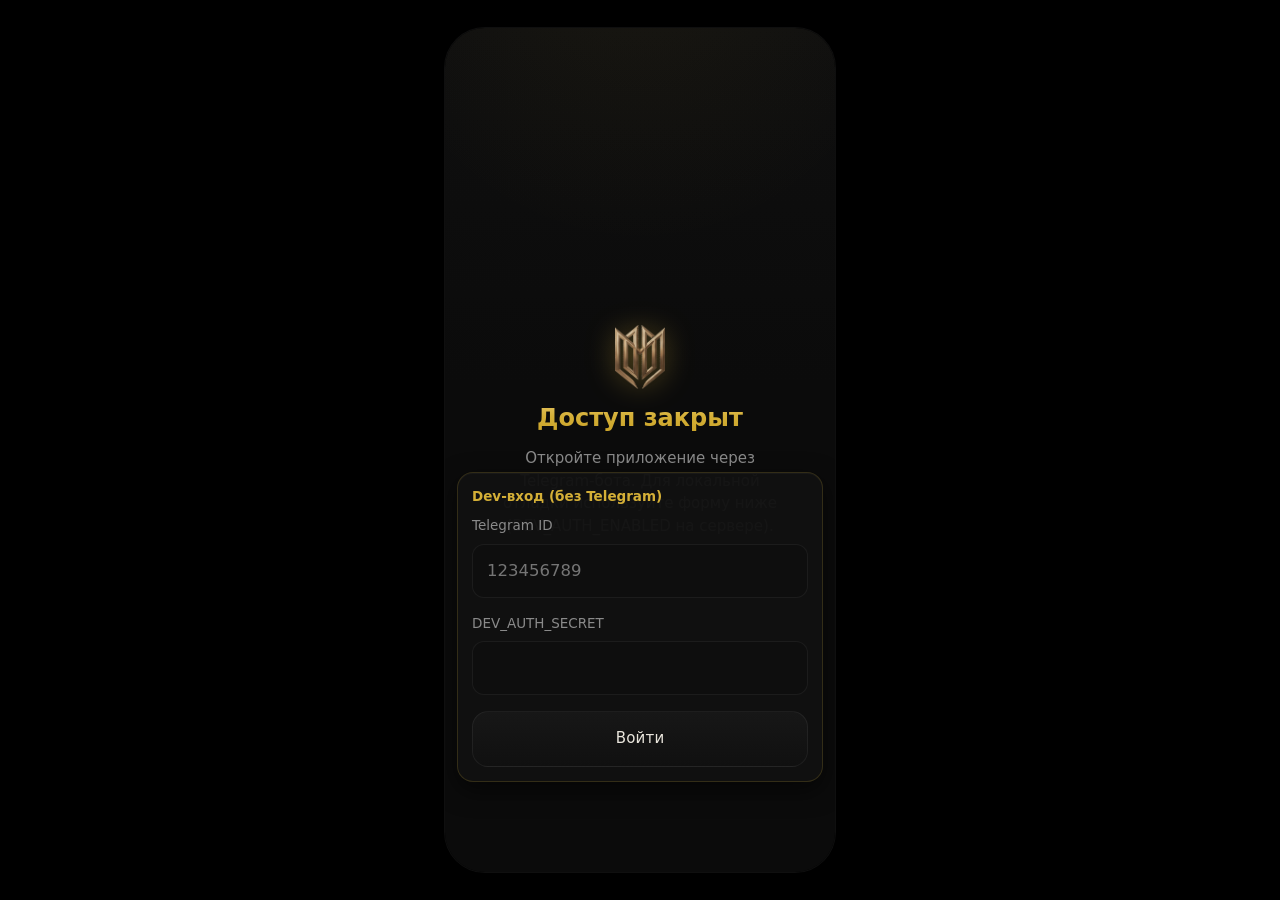
<file: index.html>
<!DOCTYPE html>
<html lang="ru">
<head>
<meta charset="UTF-8">
<meta name="viewport" content="width=device-width, initial-scale=1, viewport-fit=cover, maximum-scale=1">
<meta name="theme-color" content="#0B0B0B">
<title>NOGA — Дашборд</title>
<link rel="stylesheet" href="design-system/tokens.css">
<link rel="stylesheet" href="design-system/base.css">
<link rel="stylesheet" href="design-system/components.css">
<link rel="stylesheet" href="assets/css/tokens.css">
<link rel="stylesheet" href="assets/css/app.css">
<link rel="stylesheet" href="assets/css/screens.css">
<link rel="stylesheet" href="assets/css/trubki-workflow.css">
<script>window.__NOGA_CONFIG__ = { apiBase: "https://noga-api.duckdns.org" };</script>
<script src="https://telegram.org/js/telegram-web-app.js"></script>
</head>
<body>

<div class="app" id="app">

  <!-- Splash -->
  <div class="splash" id="splash" aria-live="polite">
    <img class="splash__logo" src="assets/img/logo.png" alt="NOGA" width="64" height="64">
    <div class="splash__spinner" aria-hidden="true"></div>
    <p class="splash__text">Авторизация…</p>
  </div>

  <!-- No access -->
  <div class="gate" id="gate" hidden>
    <img class="splash__logo" src="assets/img/logo.png" alt="" width="56" height="56">
    <h1 class="gate__title" id="gateTitle">Доступ закрыт</h1>
    <p class="gate__text" id="gateText"></p>
    <p class="gate__code" id="gateCode"></p>
  </div>

  <!-- Dev login (browser only) -->
  <div class="dev-panel" id="devPanel" hidden>
    <p class="dev-panel__title">Dev-вход (без Telegram)</p>
    <form id="devLoginForm">
      <div class="field">
        <label for="devTelegramId">Telegram ID</label>
        <input id="devTelegramId" name="telegram_id" type="number" required placeholder="123456789">
      </div>
      <div class="field">
        <label for="devSecret">DEV_AUTH_SECRET</label>
        <input id="devSecret" name="secret" type="password" required>
      </div>
      <button class="btn-all" type="submit">Войти</button>
    </form>
  </div>

  <main class="screen" id="appMain" hidden>

    <!-- ===== HOME ===== -->
    <div class="view" id="viewHome">
      <header class="topbar reveal" style="animation-delay:.02s">
        <div class="topbar__brand">
          <span class="topbar__name" id="greetingName">…</span>
          <img class="logo" src="assets/img/logo.png" alt="NOGA Systems" width="42" height="42">
          <span class="topbar__role" id="greetingRole"></span>
        </div>
        <button class="em-btn-icon em-bell topbar__chat" id="bell" type="button" aria-label="Чат" hidden>
          <span data-em-icon="bell"></span>
          <span class="em-bell__count em-num" id="bellCount" aria-hidden="true" hidden>0</span>
        </button>
      </header>

      <section class="geo-card reveal" id="geoCard" style="animation-delay:.08s" hidden aria-label="География">
        <div class="geo-card__head">
          <h2 class="geo-card__title">География</h2>
          <span class="geo-card__hint" id="geoHint">города в работе</span>
        </div>
        <div class="geo-card__map" id="geoMap">
          <img class="geo-card__svg" src="assets/img/russia-map.svg" alt="Карта России" width="1000" height="666" decoding="async">
          <div class="geo-card__markers" id="geoMarkers" aria-hidden="true"></div>
        </div>
        <div class="geo-card__legend" aria-label="Статусы">
          <span class="geo-card__leg"><span class="status-dot status-dot--working" aria-hidden="true"></span>В работе</span>
          <span class="geo-card__leg"><span class="status-dot status-dot--paused" aria-hidden="true"></span>Стоп врем.</span>
          <span class="geo-card__leg"><span class="status-dot status-dot--stopped" aria-hidden="true"></span>Стоп полн.</span>
        </div>
        <p class="geo-card__empty" id="geoEmpty" hidden>Нет городов с координатами</p>
        <p class="geo-card__attr">контур © Simplemaps</p>
      </section>

      <section class="trubki-card reveal" id="trubkiCard" style="animation-delay:.16s" aria-label="Трубки">
        <div class="trubki-card__head">
          <h2 class="trubki-card__title">Трубки</h2>
          <span class="trubki-card__total" id="trubkiTotal">0</span>
        </div>
        <div id="dashTrubki"></div>
        <button class="btn-all" id="trubkiEntry" type="button">Все трубки</button>
      </section>

      <section class="cities-card reveal" id="citiesCard" style="animation-delay:.28s" hidden aria-label="Города">
        <div class="cities-card__head">
          <h2 class="cities-card__title">Города</h2>
          <span class="cities-card__total" id="citiesTotal">0</span>
        </div>
        <div class="cities-card__row">
          <div class="cities-card__stat">
            <span class="status-dot status-dot--working" aria-hidden="true"></span>
            <span class="cities-card__num" id="citiesWorking">0</span>
            <span class="cities-card__label">В работе</span>
          </div>
          <div class="cities-card__stat">
            <span class="status-dot status-dot--paused" aria-hidden="true"></span>
            <span class="cities-card__num" id="citiesPaused">0</span>
            <span class="cities-card__label">Стоп врем.</span>
          </div>
          <div class="cities-card__stat">
            <span class="status-dot status-dot--stopped" aria-hidden="true"></span>
            <span class="cities-card__num" id="citiesStopped">0</span>
            <span class="cities-card__label">Стоп полн.</span>
          </div>
        </div>
        <p class="cities-card__foot" id="citiesFoot">Ног: 0</p>
      </section>
    </div>

    <!-- ===== USERS ===== -->
    <div class="view" id="viewUsers" hidden>
      <div class="users-toolbar">
        <button class="btn-icon btn-back" type="button" data-back="viewUsers" title="Назад в профиль" aria-label="Назад в профиль" hidden>
          <svg viewBox="0 0 24 24" fill="none" stroke="currentColor" stroke-width="1.7" stroke-linecap="round" stroke-linejoin="round" aria-hidden="true">
            <path d="M19 12H5"/>
            <path d="m11 6-6 6 6 6"/>
          </svg>
        </button>
        <h2 class="users-toolbar__title">Пользователи</h2>
        <button class="btn-gold" id="btnAddUser" type="button">+ Добавить</button>
      </div>

      <form class="form-card" id="userCreateForm" hidden>
        <p class="form-card__title">Новый пользователь</p>
        <div class="field">
          <label for="newUserTelegramId">Telegram ID</label>
          <input id="newUserTelegramId" type="number" required placeholder="123456789">
        </div>
        <div class="field">
          <label for="newUserName">Отображаемое имя</label>
          <input id="newUserName" type="text" placeholder="Иван">
        </div>
        <div class="field">
          <label for="newUserRole">Роль</label>
          <select id="newUserRole">
            <option value="noga">Нога</option>
            <option value="admin">Админ</option>
            <option value="right_hand">Правая рука</option>
            <option value="owner">Owner</option>
          </select>
        </div>
        <div class="form-actions">
          <button class="btn-all" id="btnCancelUser" type="button">Отмена</button>
          <button class="btn-gold" type="submit" style="flex:1">Создать</button>
        </div>
      </form>

      <div id="usersList"></div>
    </div>

    <!-- ===== NOGAS ===== -->
    <div class="view" id="viewNogas" hidden>
      <div class="users-toolbar">
        <button class="btn-icon btn-back" type="button" data-back="viewNogas" title="Назад в профиль" aria-label="Назад в профиль" hidden>
          <svg viewBox="0 0 24 24" fill="none" stroke="currentColor" stroke-width="1.7" stroke-linecap="round" stroke-linejoin="round" aria-hidden="true">
            <path d="M19 12H5"/>
            <path d="m11 6-6 6 6 6"/>
          </svg>
        </button>
        <h2 class="users-toolbar__title">Ноги</h2>
      </div>

      <div id="nogasList"></div>
    </div>

    <!-- ===== NOGA CREATE / EDIT ===== -->
    <div class="view" id="viewNogaCreate" hidden>
      <div class="users-toolbar">
        <button class="btn-icon" id="nogaCreateBack" type="button" title="Назад к ногам" aria-label="Назад к ногам">
          <svg viewBox="0 0 24 24" fill="none" stroke="currentColor" stroke-width="1.7" stroke-linecap="round" stroke-linejoin="round" aria-hidden="true">
            <path d="M19 12H5"/>
            <path d="m11 6-6 6 6 6"/>
          </svg>
        </button>
        <h2 class="users-toolbar__title" id="nogaFormTitle">Новая нога</h2>
      </div>

      <form class="form-card" id="nogaForm">
        <div class="field">
          <label for="nogaName">Имя</label>
          <input id="nogaName" type="text" required placeholder="Иван">
        </div>
        <div class="field">
          <label for="nogaCity">Город</label>
          <select id="nogaCity"></select>
        </div>
        <div class="field" id="nogaCityWrap" hidden>
          <label for="nogaCityName">Название нового города</label>
          <input id="nogaCityName" type="text" placeholder="Тула">
        </div>
        <div class="field">
          <label>Тип</label>
          <div class="segmented" id="nogaTestSwitch" role="group" aria-label="Тип ноги">
            <button class="segmented__btn is-active" type="button" data-value="false" aria-pressed="true">Не тест</button>
            <button class="segmented__btn" type="button" data-value="true" aria-pressed="false">Тест</button>
          </div>
          <input id="nogaIsTest" type="hidden" value="false">
        </div>
        <div class="form-actions">
          <button class="btn-all" id="btnCancelNoga" type="button">Отмена</button>
          <button class="btn-gold" type="submit" style="flex:1">Сохранить</button>
        </div>
      </form>
    </div>

    <!-- ===== CITIES ===== -->
    <div class="view" id="viewCities" hidden>
      <div class="users-toolbar">
        <button class="btn-icon btn-back" type="button" data-back="viewCities" title="Назад в профиль" aria-label="Назад в профиль" hidden>
          <svg viewBox="0 0 24 24" fill="none" stroke="currentColor" stroke-width="1.7" stroke-linecap="round" stroke-linejoin="round" aria-hidden="true">
            <path d="M19 12H5"/>
            <path d="m11 6-6 6 6 6"/>
          </svg>
        </button>
        <h2 class="users-toolbar__title">Города</h2>
      </div>

      <div class="tabs" id="citiesModes" role="tablist"></div>

      <div id="citiesList"></div>
    </div>

    <!-- ===== CITY CREATE / EDIT ===== -->
    <div class="view" id="viewCityCreate" hidden>
      <div class="users-toolbar">
        <button class="btn-icon" id="cityCreateBack" type="button" title="Назад к городам" aria-label="Назад к городам">
          <svg viewBox="0 0 24 24" fill="none" stroke="currentColor" stroke-width="1.7" stroke-linecap="round" stroke-linejoin="round" aria-hidden="true">
            <path d="M19 12H5"/>
            <path d="m11 6-6 6 6 6"/>
          </svg>
        </button>
        <h2 class="users-toolbar__title" id="cityFormTitle">Новый город</h2>
      </div>

      <form class="form-card" id="cityForm">
        <div class="field city-suggest">
          <label for="cityName">Название</label>
          <input id="cityName" type="text" required placeholder="Тула" autocomplete="off" autocapitalize="words">
          <ul class="city-suggest__list" id="citySuggestList" hidden role="listbox" aria-label="Подсказки городов"></ul>
          <p class="city-suggest__hint" id="citySuggestHint" hidden></p>
        </div>
        <div class="field">
          <label for="cityStatus">Статус</label>
          <select id="cityStatus"></select>
        </div>
        <div class="field city-threshold">
          <label class="city-threshold__check" for="cityThresholdEnabled">
            <input id="cityThresholdEnabled" type="checkbox">
            <span>Запуск от суммы</span>
          </label>
          <div class="field-row city-threshold__fields" id="cityThresholdFields" hidden>
            <div class="field">
              <label for="cityMinAmount">Сумма</label>
              <input id="cityMinAmount" type="number" min="0" step="1" inputmode="numeric" placeholder="200000">
            </div>
            <div class="field">
              <label for="cityCurrency">Валюта</label>
              <select id="cityCurrency"></select>
            </div>
          </div>
        </div>
        <div class="field" id="cityNogasField">
          <label>Ноги в городе</label>
          <div class="checklist" id="cityNogas"></div>
        </div>
        <div class="form-actions">
          <button class="btn-all" id="btnCancelCity" type="button">Отмена</button>
          <button class="btn-gold" type="submit" style="flex:1">Сохранить</button>
        </div>
      </form>
    </div>

    <!-- ===== TRUBKI ===== -->
    <div class="view" id="viewTrubki" hidden>
      <div class="users-toolbar">
        <button class="btn-icon btn-back" type="button" data-back="viewTrubki" title="Назад в профиль" aria-label="Назад в профиль" hidden>
          <svg viewBox="0 0 24 24" fill="none" stroke="currentColor" stroke-width="1.7" stroke-linecap="round" stroke-linejoin="round" aria-hidden="true">
            <path d="M19 12H5"/>
            <path d="m11 6-6 6 6 6"/>
          </svg>
        </button>
        <h2 class="users-toolbar__title">Трубки</h2>
        <button class="btn-gold" id="btnAddTrubka" type="button" hidden>+ Добавить</button>
      </div>

      <div class="tabs tabs--scroll" id="trubkiFilters" role="tablist"></div>

      <div id="trubkiList"></div>
    </div>

    <!-- ===== TRUBKA CREATE ===== -->
    <div class="view" id="viewTrubkaCreate" hidden>
      <div class="users-toolbar">
        <button class="btn-icon" id="trubkaCreateBack" type="button" title="Назад к трубкам" aria-label="Назад к трубкам">
          <svg viewBox="0 0 24 24" fill="none" stroke="currentColor" stroke-width="1.7" stroke-linecap="round" stroke-linejoin="round" aria-hidden="true">
            <path d="M19 12H5"/>
            <path d="m11 6-6 6 6 6"/>
          </svg>
        </button>
        <h2 class="users-toolbar__title" id="trubkaFormTitle">Новая трубка</h2>
      </div>

      <form class="em-card em-card--gold em-trubka-wizard" id="trubkaForm">
        <div class="em-trubka-wizard__head">
          <div>
            <p class="em-trubka-wizard__step" id="trubkaStepLabel">Шаг 1 из 2</p>
          </div>
          <div class="em-trubka-wizard__dots" aria-hidden="true">
            <span class="is-active"></span><span></span>
          </div>
        </div>

        <section id="trubkaStepOne">
          <div class="em-field">
            <label class="em-label" for="trubkaCity">Город<span class="em-label__req">*</span></label>
            <div class="em-control em-control--select">
              <select class="em-select" id="trubkaCity"></select>
              <span class="em-control__suffix" data-em-icon="chevron-down"></span>
            </div>
            <div class="em-error-text">Выберите город</div>
          </div>
        </section>

        <section id="trubkaStepTwo" hidden>
          <div class="em-field">
            <label class="em-label" for="trubkaAmount">Сумма<span class="em-label__req">*</span></label>
            <div class="em-control em-control--amount">
              <input class="em-input em-num" id="trubkaAmount" type="number" min="0" step="1" inputmode="numeric" placeholder="250 000">
              <select class="em-select em-trubka-wizard__currency" id="trubkaCurrency" aria-label="Валюта"></select>
            </div>
            <div class="em-error-text">Укажите сумму</div>
          </div>
          <div class="em-field">
            <label class="em-label" for="trubkaNoga">Нога<span class="em-label__req">*</span></label>
            <div class="em-control em-control--select">
              <select class="em-select" id="trubkaNoga"></select>
              <span class="em-control__suffix" data-em-icon="chevron-down"></span>
            </div>
            <div class="em-error-text">Выберите ногу</div>
          </div>
        </section>

        <div class="em-trubka-wizard__actions">
          <button class="em-btn em-btn--ghost" id="btnCancelTrubka" type="button">Отмена</button>
          <button class="em-btn em-btn--primary em-trubka-wizard__primary" id="btnTrubkaNext" type="button">Далее</button>
          <button class="em-btn em-btn--primary em-trubka-wizard__primary" id="btnSaveTrubka" type="submit" hidden>Создать трубку</button>
        </div>
      </form>
    </div>

    <!-- ===== TRUBKA DETAIL ===== -->
    <div class="view" id="viewTrubka" hidden>
      <div class="users-toolbar">
        <button class="btn-icon" id="trubkaBack" type="button" title="Назад к трубкам" aria-label="Назад к трубкам">
          <svg viewBox="0 0 24 24" fill="none" stroke="currentColor" stroke-width="1.7" stroke-linecap="round" stroke-linejoin="round" aria-hidden="true">
            <path d="M19 12H5"/>
            <path d="m11 6-6 6 6 6"/>
          </svg>
        </button>
        <h2 class="users-toolbar__title">Трубка</h2>
      </div>

      <div id="trubkaBody"></div>
    </div>

    <!-- ===== PROFILE ===== -->
    <div class="view" id="viewProfile" hidden>
      <div class="users-toolbar">
        <h2 class="users-toolbar__title">Профиль</h2>
      </div>

      <article class="profile-card">
        <div class="profile-card__identity">
          <div class="profile-card__avatar" id="profileAvatar" aria-hidden="true"></div>
          <span class="profile-card__role" id="profileRole"></span>
        </div>
        <div class="profile-card__name-row">
          <p class="profile-card__name" id="profileName">—</p>
          <button class="btn-icon profile-card__rename" id="profileRenameBtn" type="button" title="Изменить ник" aria-label="Изменить ник" hidden>
            <svg viewBox="0 0 24 24" fill="none" stroke="currentColor" stroke-width="1.7" stroke-linecap="round" stroke-linejoin="round" aria-hidden="true">
              <path d="M12 20h9"/>
              <path d="M16.4 3.6a2.1 2.1 0 0 1 3 3L7 19l-4 1 1-4Z"/>
            </svg>
          </button>
        </div>

        <form class="profile-rename" id="profileRenameForm" hidden>
          <div class="field">
            <label for="profileNick">Ник</label>
            <input id="profileNick" type="text" maxlength="32" autocomplete="off" placeholder="Иван">
          </div>
          <p class="profile-rename__hint">
            Русские и английские буквы, цифры, пробел, дефис и подчёркивание. От 2 до 32 символов.
          </p>
          <div class="form-actions">
            <button class="btn-all" id="profileRenameCancel" type="button">Отмена</button>
            <button class="btn-gold" type="submit" style="flex:1">Сохранить</button>
          </div>
        </form>

        <button class="profile-card__toggle" id="profileDetailsToggle" type="button" aria-expanded="false" aria-controls="profileRows">
          <span class="profile-card__toggle-label">Детали профиля</span>
          <svg viewBox="0 0 24 24" fill="none" stroke="currentColor" stroke-width="1.8" stroke-linecap="round" stroke-linejoin="round" aria-hidden="true">
            <path d="m6 9 6 6 6-6"/>
          </svg>
        </button>
        <dl class="profile-card__rows" id="profileRows" hidden></dl>
      </article>

      <nav class="profile-menu" id="profileMenu" aria-label="Разделы профиля"></nav>
    </div>

    <!-- ===== STATS ===== -->
    <div class="view" id="viewStats" hidden>
      <div class="users-toolbar">
        <button class="btn-icon btn-back" type="button" data-back="viewStats" title="Назад в профиль" aria-label="Назад в профиль" hidden>
          <svg viewBox="0 0 24 24" fill="none" stroke="currentColor" stroke-width="1.7" stroke-linecap="round" stroke-linejoin="round" aria-hidden="true">
            <path d="M19 12H5"/>
            <path d="m11 6-6 6 6 6"/>
          </svg>
        </button>
        <h2 class="users-toolbar__title">Статистика</h2>
      </div>

      <div id="statsBody"></div>
    </div>

    <!-- ===== STATS TRUBKI ARCHIVE ===== -->
    <div class="view" id="viewStatsTrubki" hidden>
      <div class="users-toolbar">
        <button class="btn-icon btn-back" id="statsTrubkiBack" type="button" title="Назад в статистику" aria-label="Назад в статистику">
          <svg viewBox="0 0 24 24" fill="none" stroke="currentColor" stroke-width="1.7" stroke-linecap="round" stroke-linejoin="round" aria-hidden="true">
            <path d="M19 12H5"/>
            <path d="m11 6-6 6 6 6"/>
          </svg>
        </button>
        <h2 class="users-toolbar__title">Все трубки</h2>
      </div>

      <div class="stats-pager" id="statsTrubkiPager">
        <label class="stats-pager__size">
          <span class="stats-pager__size-label">На странице</span>
          <select class="em-input stats-pager__select" id="statsTrubkiPageSize" aria-label="Количество на странице"></select>
        </label>
        <p class="stats-pager__meta" id="statsTrubkiMeta"></p>
        <div class="stats-pager__nav">
          <button class="em-btn em-btn--ghost em-btn--sm" id="statsTrubkiPrev" type="button" disabled>Назад</button>
          <button class="em-btn em-btn--ghost em-btn--sm" id="statsTrubkiNext" type="button" disabled>Вперёд</button>
        </div>
      </div>

      <div id="statsTrubkiList"></div>
    </div>

    <!-- ===== BANKOMATY ===== -->
    <div class="view" id="viewBankomaty" hidden>
      <div class="users-toolbar">
        <button class="btn-icon btn-back" type="button" data-back="viewBankomaty" title="Назад в профиль" aria-label="Назад в профиль" hidden>
          <svg viewBox="0 0 24 24" fill="none" stroke="currentColor" stroke-width="1.7" stroke-linecap="round" stroke-linejoin="round" aria-hidden="true">
            <path d="M19 12H5"/>
            <path d="m11 6-6 6 6 6"/>
          </svg>
        </button>
        <h2 class="users-toolbar__title">Банкоматы</h2>
      </div>

      <form class="form-card" id="bankomatyForm" novalidate>
        <div class="em-field">
          <label class="em-label" for="bankomatyCity">Город<span class="em-label__req">*</span></label>
          <input class="em-input" id="bankomatyCity" name="city" type="text" autocomplete="address-level2" required maxlength="160" placeholder="Москва" />
        </div>
        <div class="em-field">
          <label class="em-label" for="bankomatyStreet">Улица<span class="em-label__req">*</span></label>
          <input class="em-input" id="bankomatyStreet" name="street" type="text" autocomplete="street-address" required maxlength="200" placeholder="Тверская" />
        </div>
        <div class="em-field">
          <label class="em-label" for="bankomatyHouse">Дом</label>
          <input class="em-input" id="bankomatyHouse" name="house" type="text" autocomplete="off" maxlength="64" placeholder="10" />
          <span class="em-hint">Необязательно</span>
        </div>
        <div class="form-actions">
          <button class="em-btn em-btn--primary" id="bankomatySubmit" type="submit">Найти</button>
        </div>
      </form>

      <div id="bankomatyResults" class="bankomaty-results" aria-live="polite"></div>
    </div>

    <!-- ===== CHAT ROOMS ===== -->
    <div class="view" id="viewChatRooms" hidden>
      <div class="em-header" id="chatRoomsHeader">
        <button class="em-header__back" id="chatRoomsBack" type="button">
          <span data-em-icon="chevron-left"></span><span>Назад</span>
        </button>
        <div class="em-header__title">Чат</div>
        <div class="em-header__actions">
          <button class="em-btn-icon" id="chatNewDirect" type="button" aria-label="Новый чат" hidden>
            <span data-em-icon="plus"></span>
          </button>
        </div>
      </div>
      <section class="em-stack em-chat-shell" id="chatRoomsBody" aria-labelledby="chatRoomsHeading">
        <h2 class="em-t-caps em-section__caps" id="chatRoomsHeading">Комнаты</h2>
        <div class="em-stack em-stack--tight" id="chatRoomsLoading" aria-busy="true">
          <div class="em-card"><div class="em-skeleton em-skeleton--title"></div><div class="em-skeleton em-skeleton--row"></div></div>
          <div class="em-card"><div class="em-skeleton em-skeleton--title"></div><div class="em-skeleton em-skeleton--row"></div></div>
        </div>
        <div class="em-oplist" id="chatRoomsList"></div>
        <div class="em-card" id="chatRoomsEmpty" hidden>
          <div class="em-empty">Комнат пока нет</div>
        </div>
      </section>
      <section class="em-stack em-chat-shell" id="chatPeersPanel" hidden aria-labelledby="chatPeersHeading">
        <h2 class="em-t-caps em-section__caps" id="chatPeersHeading">Новый чат</h2>
        <div class="em-stack em-stack--tight" id="chatPeersLoading" hidden aria-busy="true">
          <div class="em-card"><div class="em-skeleton em-skeleton--row"></div></div>
          <div class="em-card"><div class="em-skeleton em-skeleton--row"></div></div>
        </div>
        <div class="em-oplist" id="chatPeersList"></div>
        <div class="em-card" id="chatPeersEmpty" hidden>
          <div class="em-empty">Нет доступных собеседников</div>
        </div>
      </section>
    </div>

    <!-- ===== CHAT ROOM ===== -->
    <div class="view" id="viewChatRoom" hidden>
      <div class="em-header">
        <button class="em-header__back" id="chatRoomBack" type="button">
          <span data-em-icon="chevron-left"></span><span>Чаты</span>
        </button>
        <div class="em-header__title em-ellipsis" id="chatRoomTitle">Комната</div>
        <div class="em-header__actions"></div>
      </div>
      <section class="em-chat-room" aria-labelledby="chatRoomTitle">
        <div class="em-chat-room__thread" id="chatThread">
          <button class="em-btn em-btn--ghost em-btn--sm em-chat-room__older" id="chatLoadOlder" type="button" hidden>Раньше</button>
          <div class="em-stack em-stack--tight" id="chatMessagesLoading" aria-busy="true" hidden>
            <div class="em-card"><div class="em-skeleton em-skeleton--text"></div><div class="em-skeleton em-skeleton--row"></div></div>
            <div class="em-card"><div class="em-skeleton em-skeleton--text"></div><div class="em-skeleton em-skeleton--row"></div></div>
          </div>
          <div class="em-chat-room__feed" id="chatMessages" aria-live="polite"></div>
          <div class="em-card em-chat-room__empty" id="chatMessagesEmpty" hidden>
            <div class="em-empty">Сообщений пока нет</div>
          </div>
        </div>
        <button class="em-btn em-btn--ghost em-btn--sm em-chat-room__jump" id="chatJumpNew" type="button" hidden>Новые сообщения</button>
        <div class="em-card em-card--flat em-chat-room__composer" id="chatComposer">
          <div class="em-alert em-chat-reply" id="chatReplyBar" hidden>
            <span data-em-icon="chat"></span>
            <div class="em-chat-reply__body">
              <div class="em-chat-reply__author em-ellipsis" id="chatReplyAuthor"></div>
              <div class="em-chat-reply__preview em-ellipsis" id="chatReplyPreview"></div>
            </div>
            <button class="em-btn-icon em-btn-icon--muted" id="chatReplyClear" type="button" aria-label="Отменить ответ">
              <span data-em-icon="close"></span>
            </button>
          </div>
          <div class="em-chat-chips" id="chatMentionChips" hidden></div>
          <div class="em-chat-files" id="chatFileList" hidden></div>
          <div class="em-progress em-chat-progress" id="chatUploadProgress" hidden>
            <div class="em-progress__bar" id="chatUploadBar"></div>
          </div>
          <div class="em-chat-compose-row">
            <button class="em-btn-icon em-btn-icon--muted" id="chatAttachBtn" type="button" aria-label="Прикрепить файл">
              <span data-em-icon="upload"></span>
            </button>
            <input id="chatFileInput" type="file" multiple hidden>
            <div class="em-control em-chat-compose-field">
              <textarea class="em-input" id="chatInput" rows="1" placeholder="Сообщение" aria-label="Текст сообщения"></textarea>
            </div>
            <button class="em-btn-icon em-btn-icon--muted" id="chatMentionBtn" type="button" aria-label="Упомянуть" hidden>
              <span data-em-icon="person"></span>
            </button>
            <button class="em-btn-icon" id="chatSendBtn" type="button" aria-label="Отправить">
              <span data-em-icon="send"></span>
            </button>
          </div>
          <div class="em-card em-chat-mention-picker" id="chatMentionPicker" hidden>
            <div class="em-t-caps em-section__caps">Упомянуть</div>
            <div class="em-oplist" id="chatMentionList"></div>
          </div>
          <p class="em-t-caption em-chat-composer-hint" id="chatComposerHint" hidden>Нет права писать в чат</p>
        </div>
      </section>
    </div>

  </main>

  <nav class="tabbar" id="tabbar" aria-label="Основная навигация" hidden>
    <button class="tab is-active" type="button" data-tab="home" aria-current="page">
      <svg viewBox="0 0 24 24" fill="none" stroke="currentColor" stroke-width="1.7" stroke-linecap="round" stroke-linejoin="round" aria-hidden="true">
        <path d="M3 10.5 12 3l9 7.5"/>
        <path d="M5 9.8V20a1 1 0 0 0 1 1h12a1 1 0 0 0 1-1V9.8"/>
        <path d="M9.5 21v-6h5v6"/>
      </svg>
      <span id="tabHomeLabel">Панель</span>
    </button>
    <button class="tab" type="button" data-tab="nogas">
      <svg viewBox="0 0 24 24" fill="none" stroke="currentColor" stroke-width="1.7" stroke-linecap="round" stroke-linejoin="round" aria-hidden="true">
        <circle cx="12" cy="7" r="3.2"/>
        <path d="M6 21v-2.2A4.8 4.8 0 0 1 10.8 14h2.4A4.8 4.8 0 0 1 18 18.8V21"/>
      </svg>
      <span>Ноги</span>
    </button>
    <div class="tab tab--fab">
      <button class="fab" id="fab" type="button" aria-label="Что создать" aria-expanded="false" aria-controls="fabMenu">
        <svg viewBox="0 0 24 24" fill="none" stroke="currentColor" stroke-width="2.4" stroke-linecap="round" aria-hidden="true">
          <path d="M12 5v14M5 12h14"/>
        </svg>
      </button>
    </div>
    <button class="tab" type="button" data-tab="cities">
      <svg viewBox="0 0 24 24" fill="none" stroke="currentColor" stroke-width="1.7" stroke-linecap="round" stroke-linejoin="round" aria-hidden="true">
        <path d="M3 21h18"/>
        <path d="M5 21V9l5-3.5V21"/>
        <path d="M14 21V11h5v10"/>
        <path d="M7.6 12h.01M7.6 15.5h.01M16.4 14.5h.01M16.4 17.5h.01"/>
      </svg>
      <span>Города</span>
    </button>
    <button class="tab" type="button" data-tab="profile">
      <svg viewBox="0 0 24 24" fill="none" stroke="currentColor" stroke-width="1.7" stroke-linecap="round" stroke-linejoin="round" aria-hidden="true">
        <circle cx="12" cy="12" r="9"/>
        <circle cx="12" cy="10" r="3.2"/>
        <path d="M5.9 19a6.6 6.6 0 0 1 12.2 0"/>
      </svg>
      <span>Профиль</span>
    </button>
  </nav>

  <!-- Вылетающее меню создания: наполняется по правам в create-menu.js -->
  <div class="fab-menu" id="fabMenu" hidden>
    <button class="fab-menu__backdrop" id="fabBackdrop" type="button" aria-label="Закрыть меню"></button>
    <div class="fab-menu__list" id="fabMenuList" role="menu" aria-label="Что создать"></div>
  </div>
</div>

<script src="assets/js/config.js"></script>
<script src="design-system/icons.js"></script>
<script src="design-system/ds.js"></script>
<script src="assets/js/telegram.js"></script>
<script src="assets/js/api.js"></script>
<script src="assets/js/roles.js"></script>
<script src="assets/js/dict.js"></script>
<script src="assets/js/views.js"></script>
<script src="assets/js/screens/dashboard.js"></script>
<script src="assets/js/screens/no-access.js"></script>
<script src="assets/js/screens/users.js"></script>
<script src="assets/js/screens/nogas.js"></script>
<script src="assets/js/screens/cities.js"></script>
<script src="assets/js/screens/trubki.js"></script>
<script src="assets/js/screens/stats.js"></script>
<script src="assets/js/screens/bankomaty.js"></script>
<script src="assets/js/screens/chat.js"></script>
<script src="assets/js/screens/profile.js"></script>
<script src="assets/js/screens/create-menu.js"></script>
<script src="assets/js/auth.js"></script>
</body>
</html>
</file>
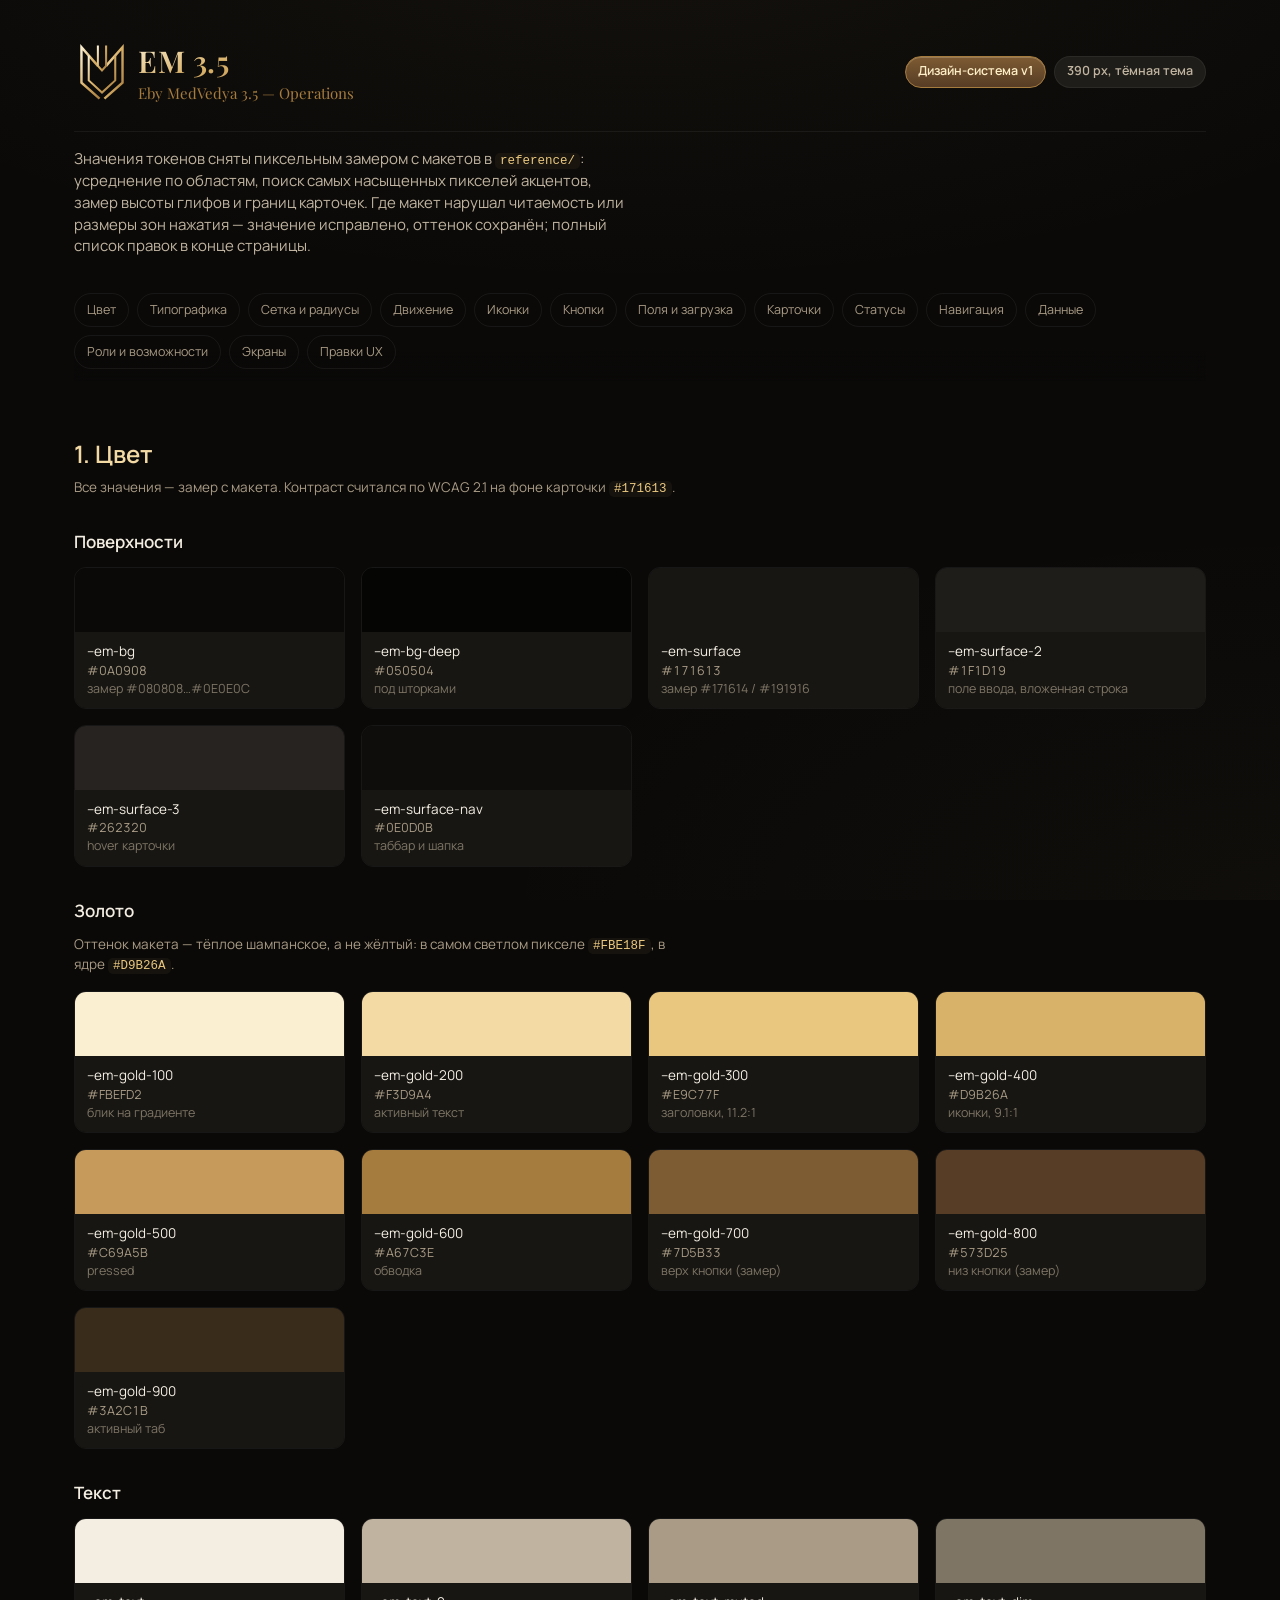
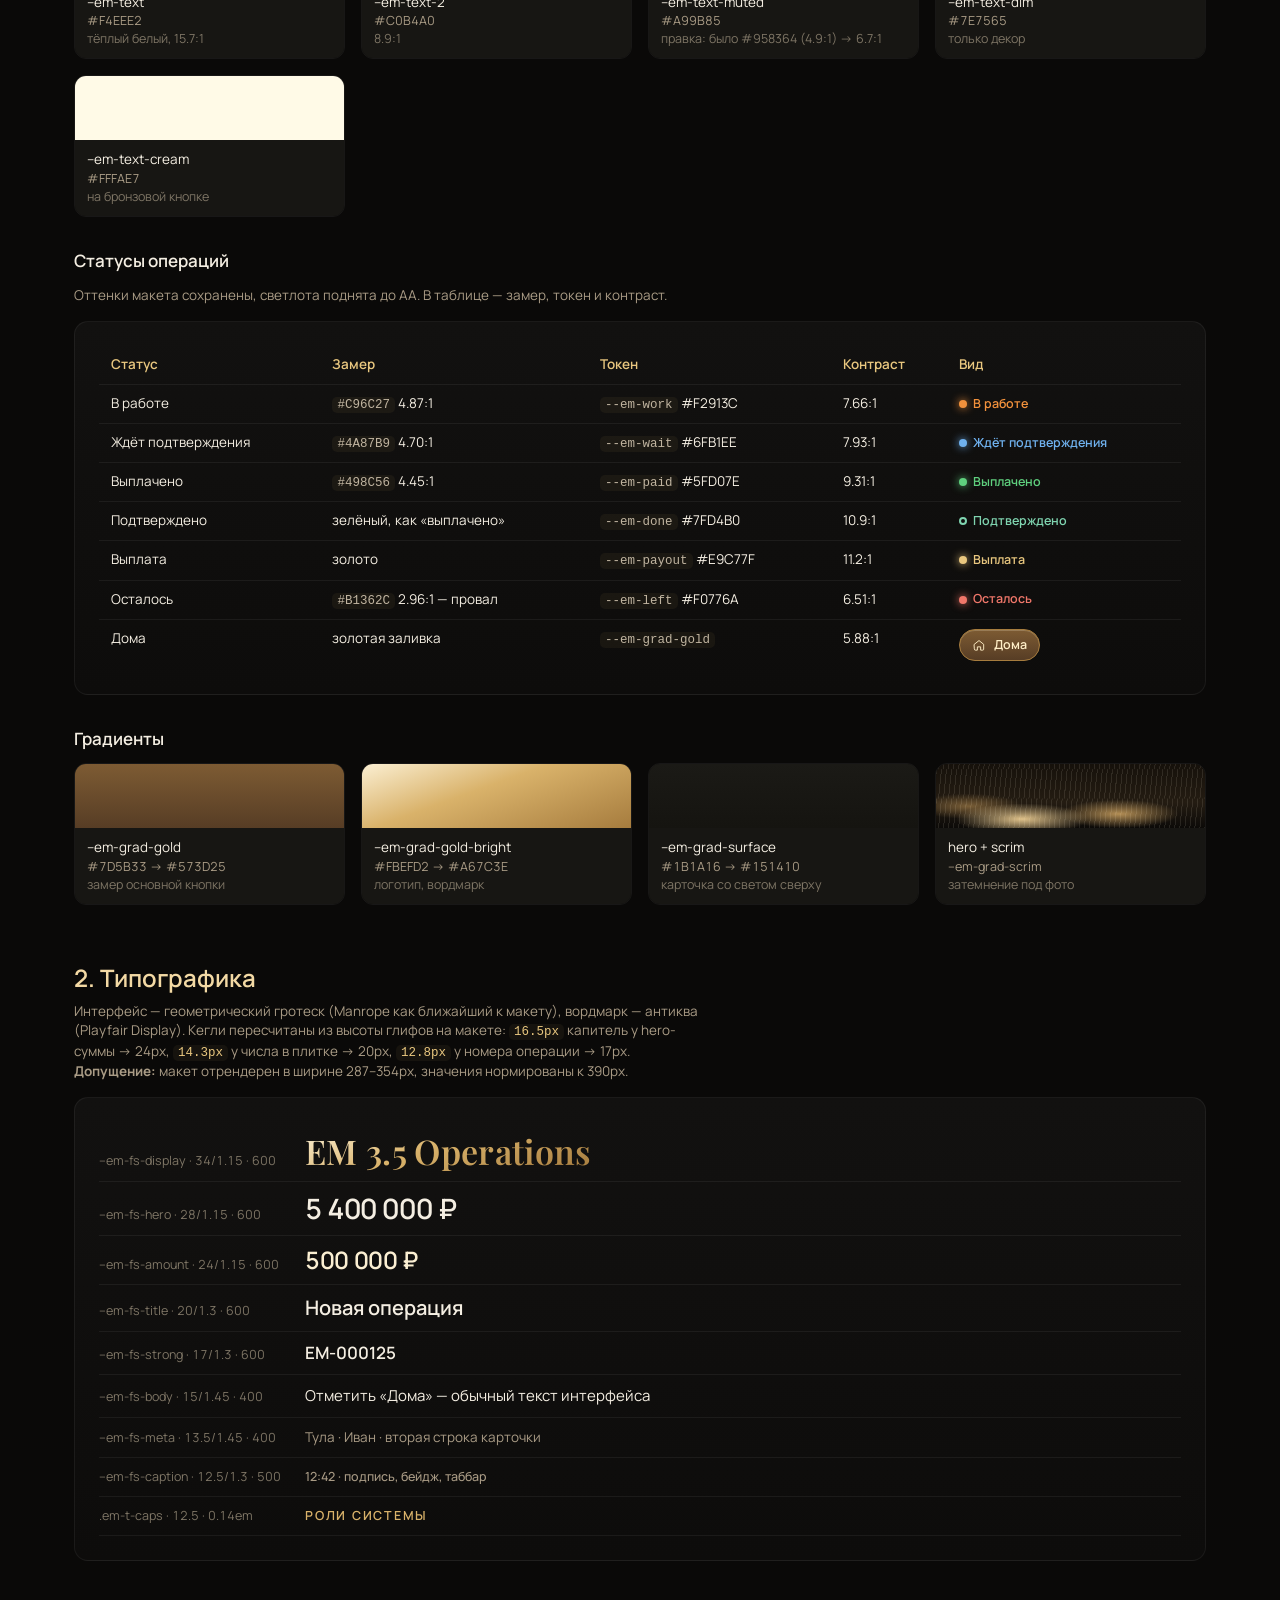
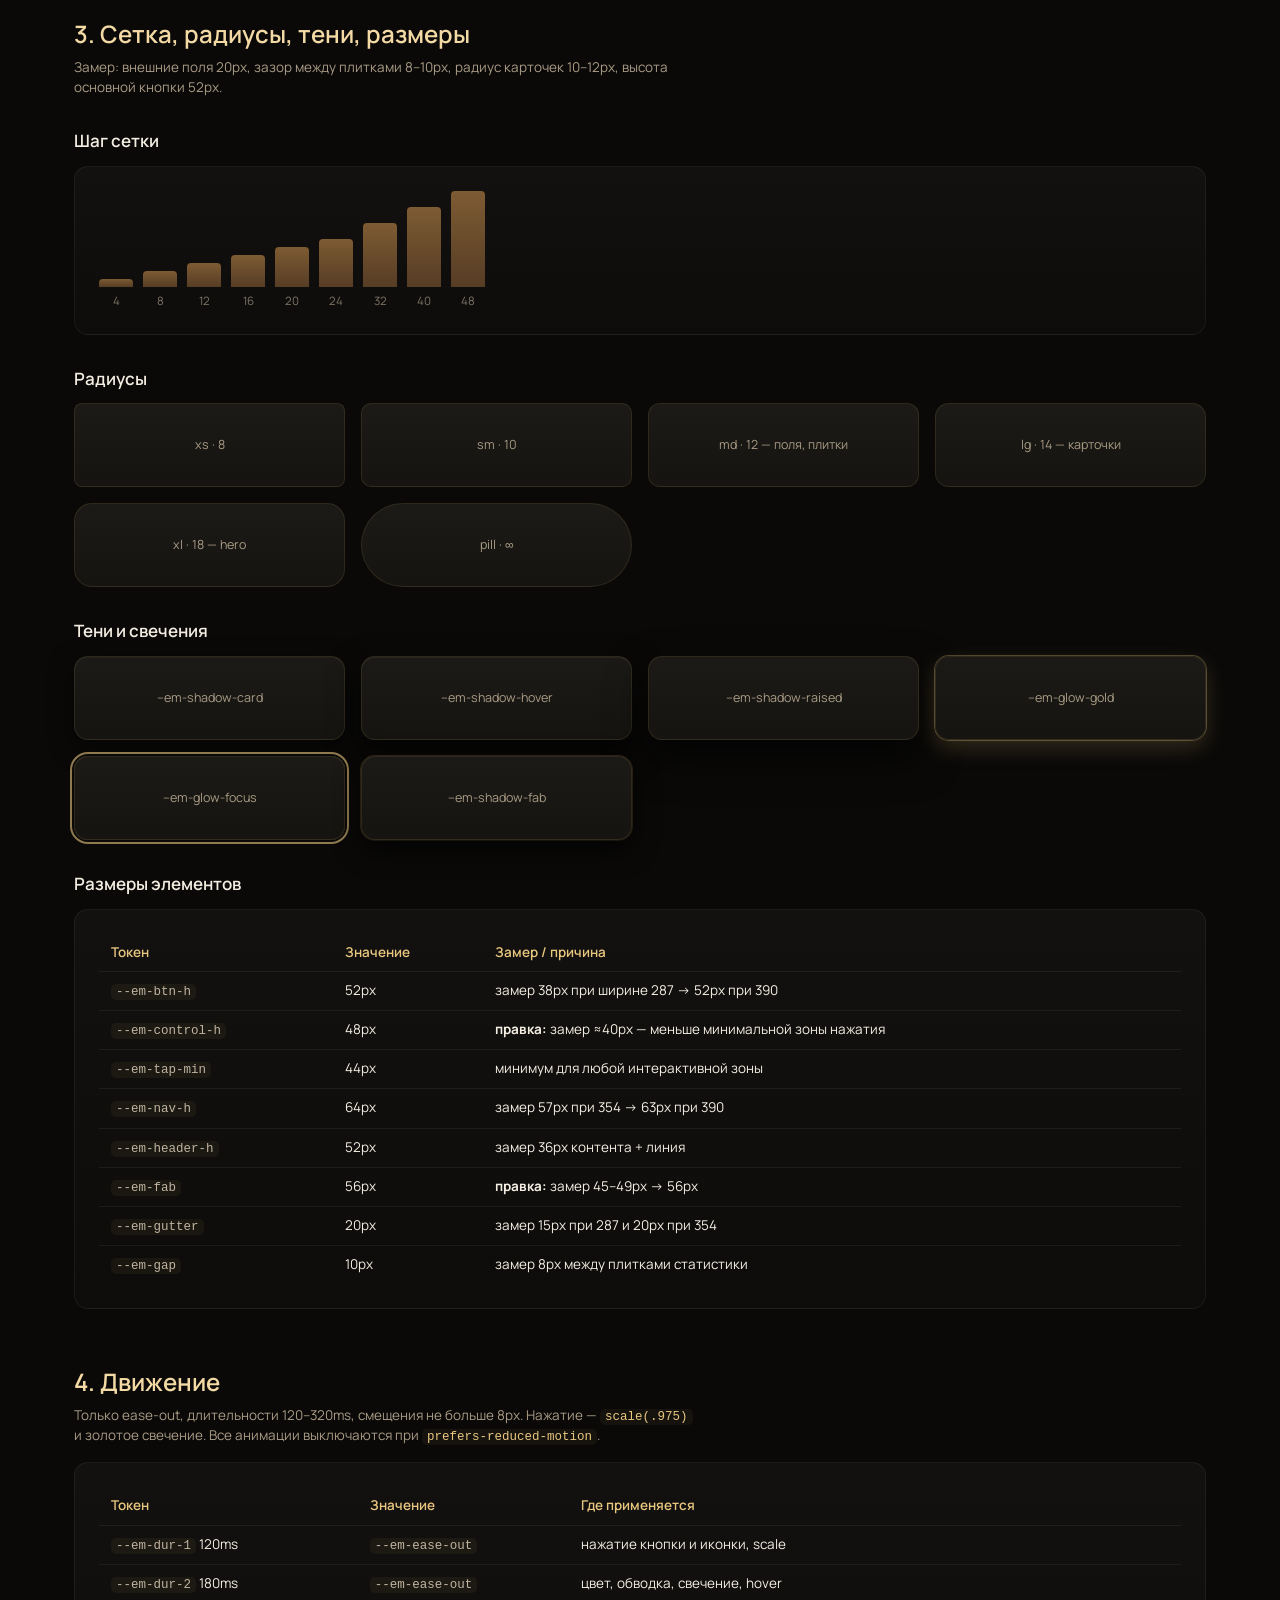
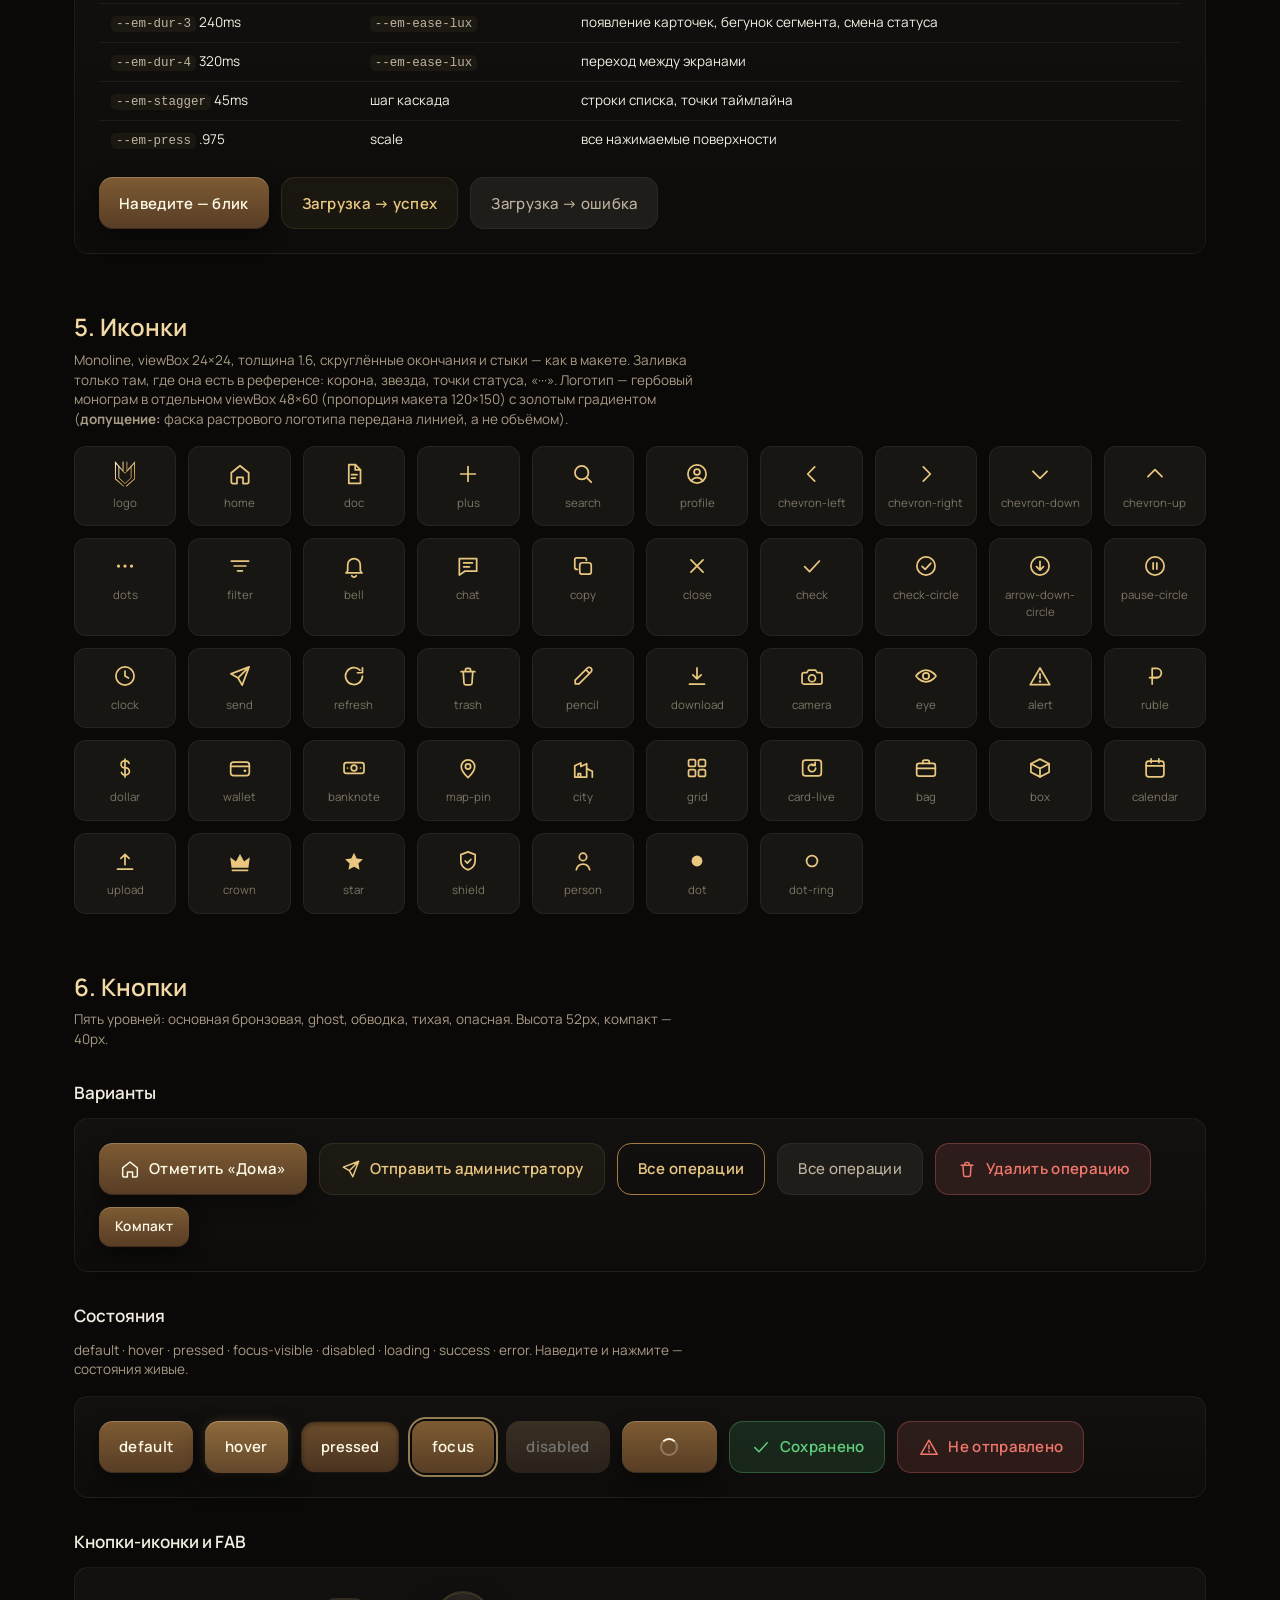
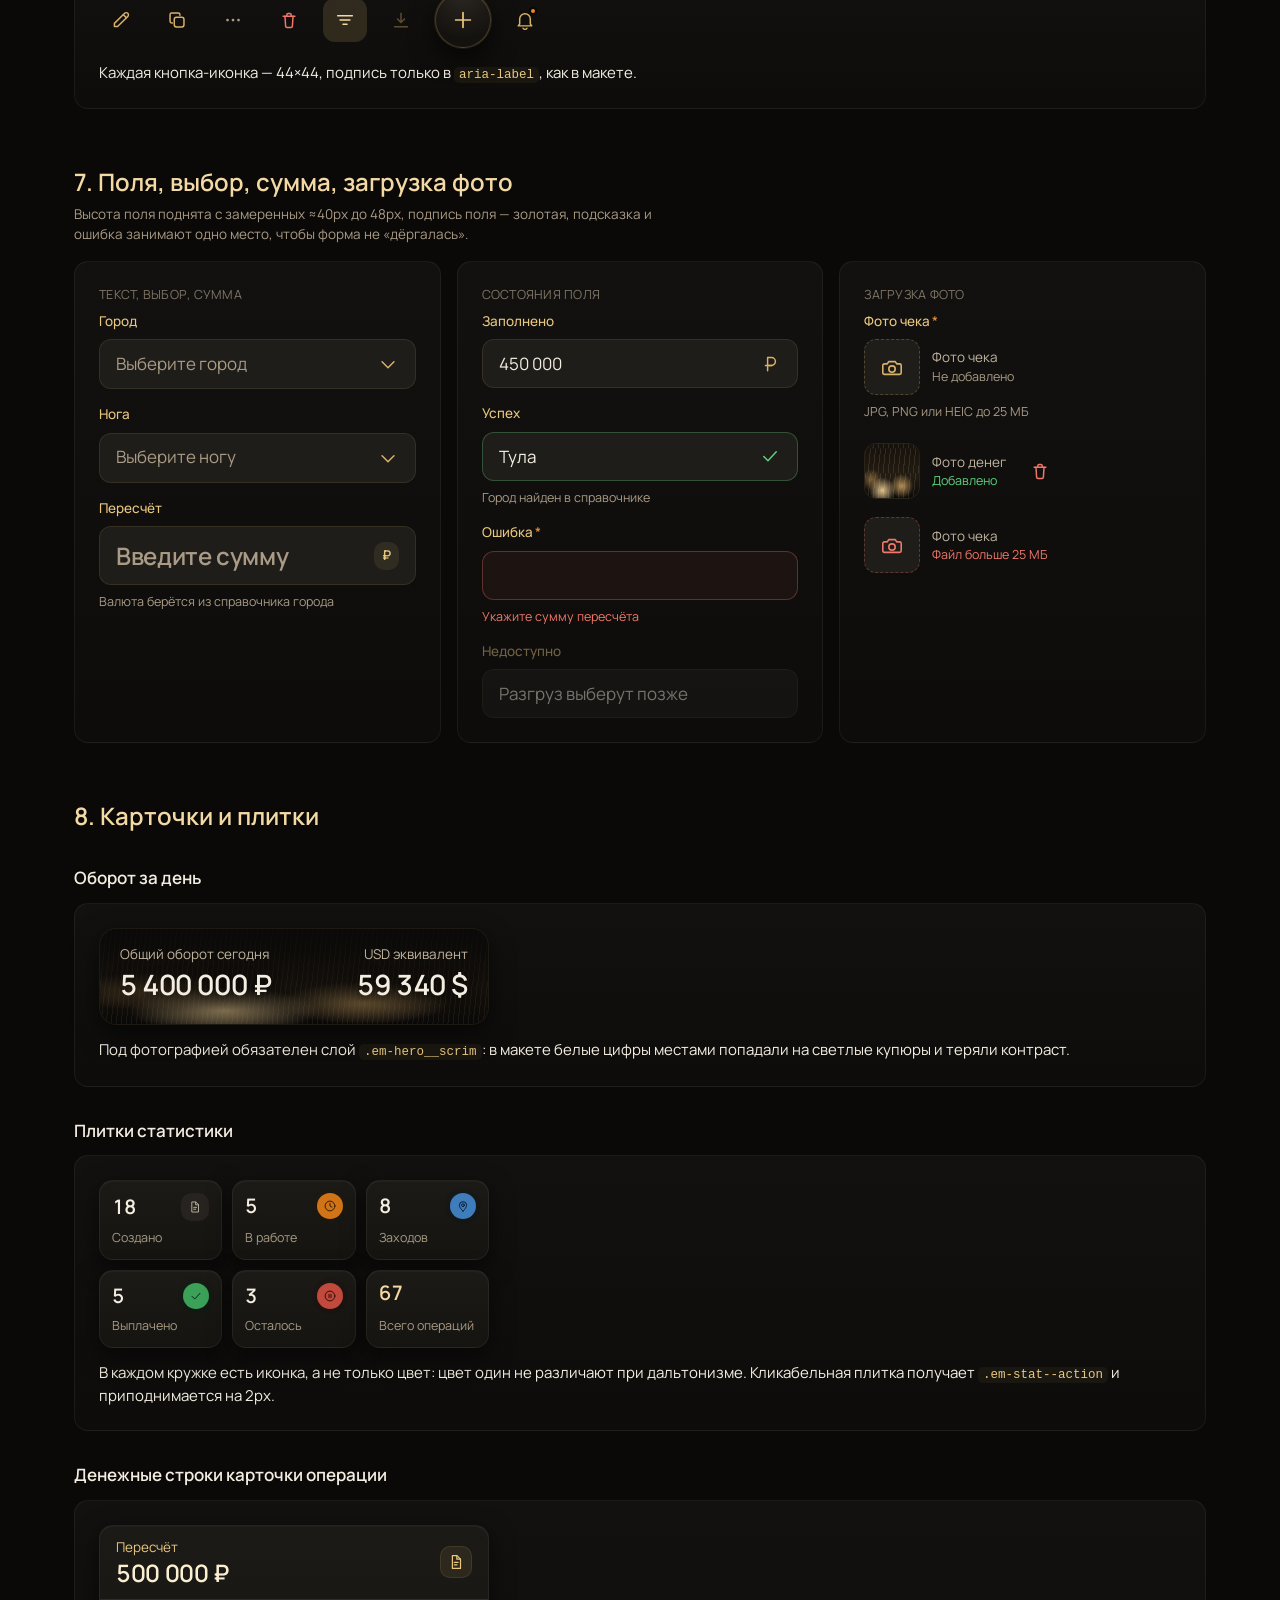
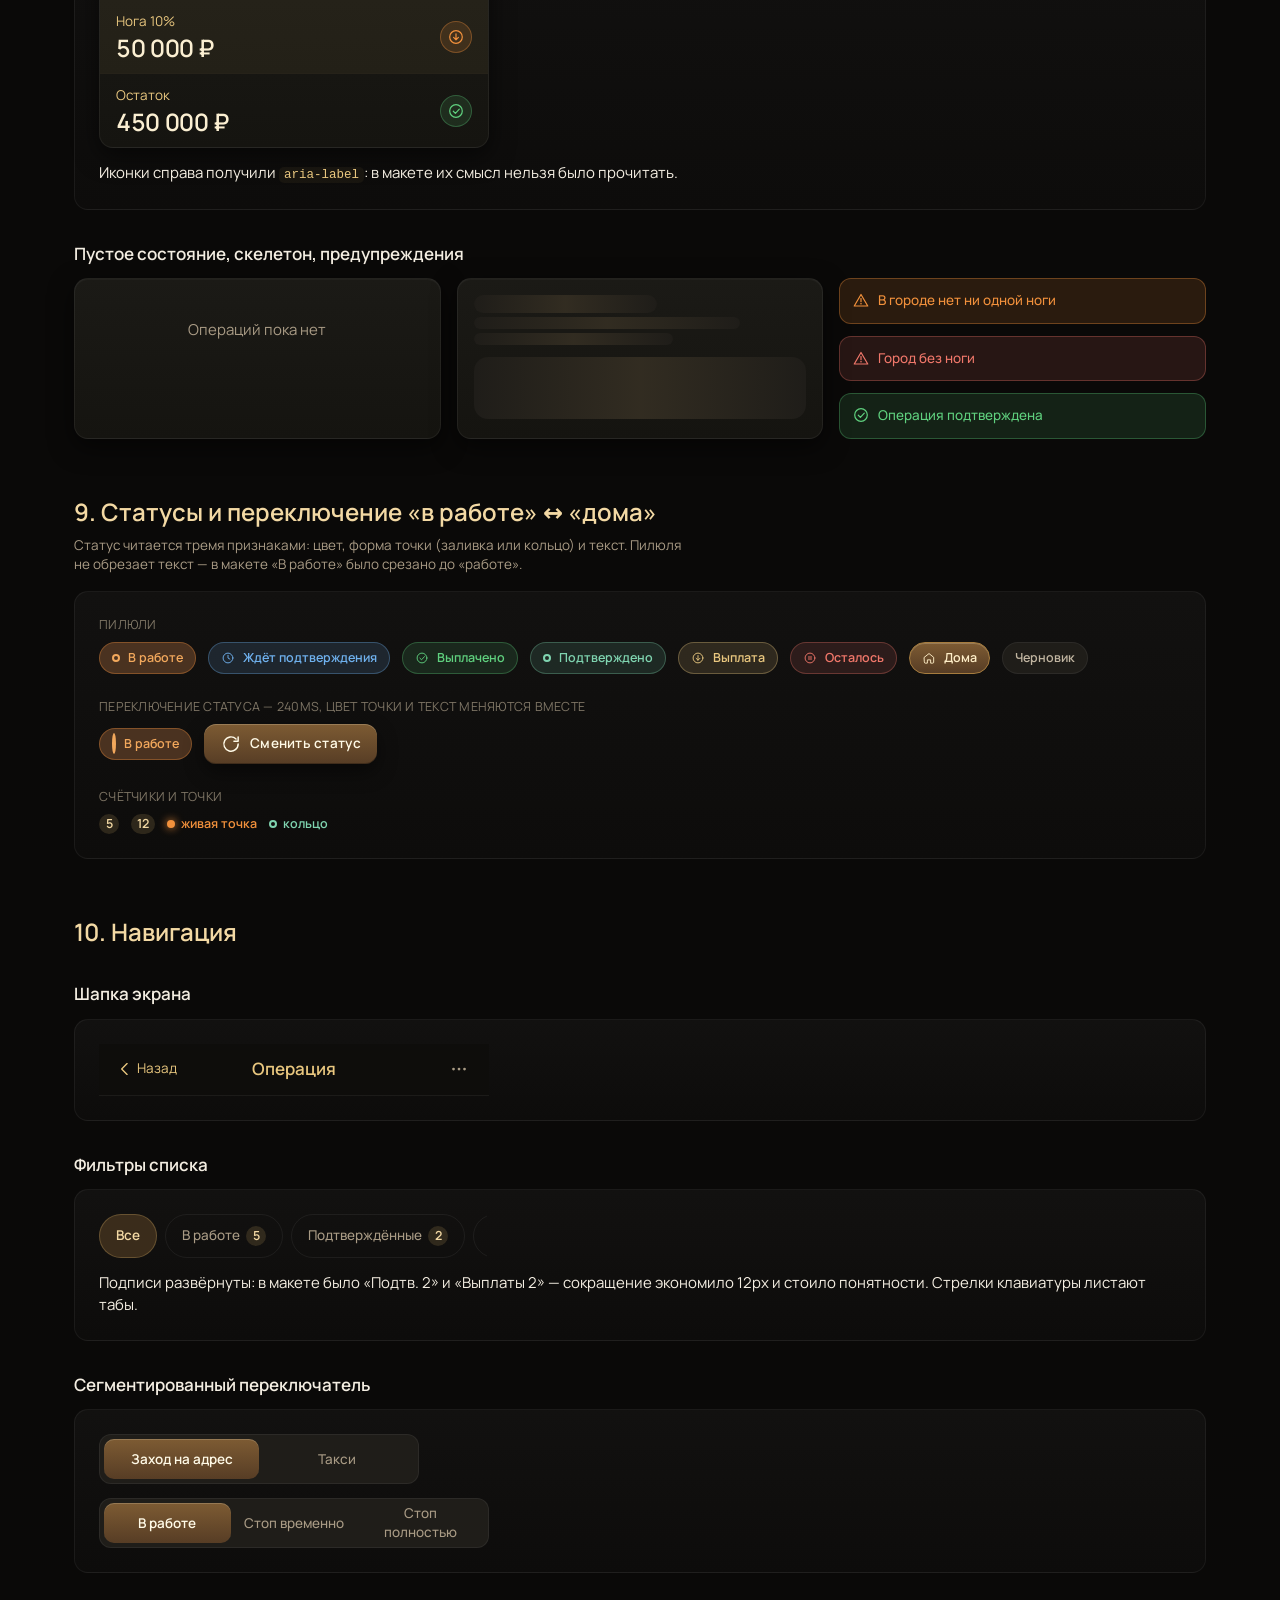
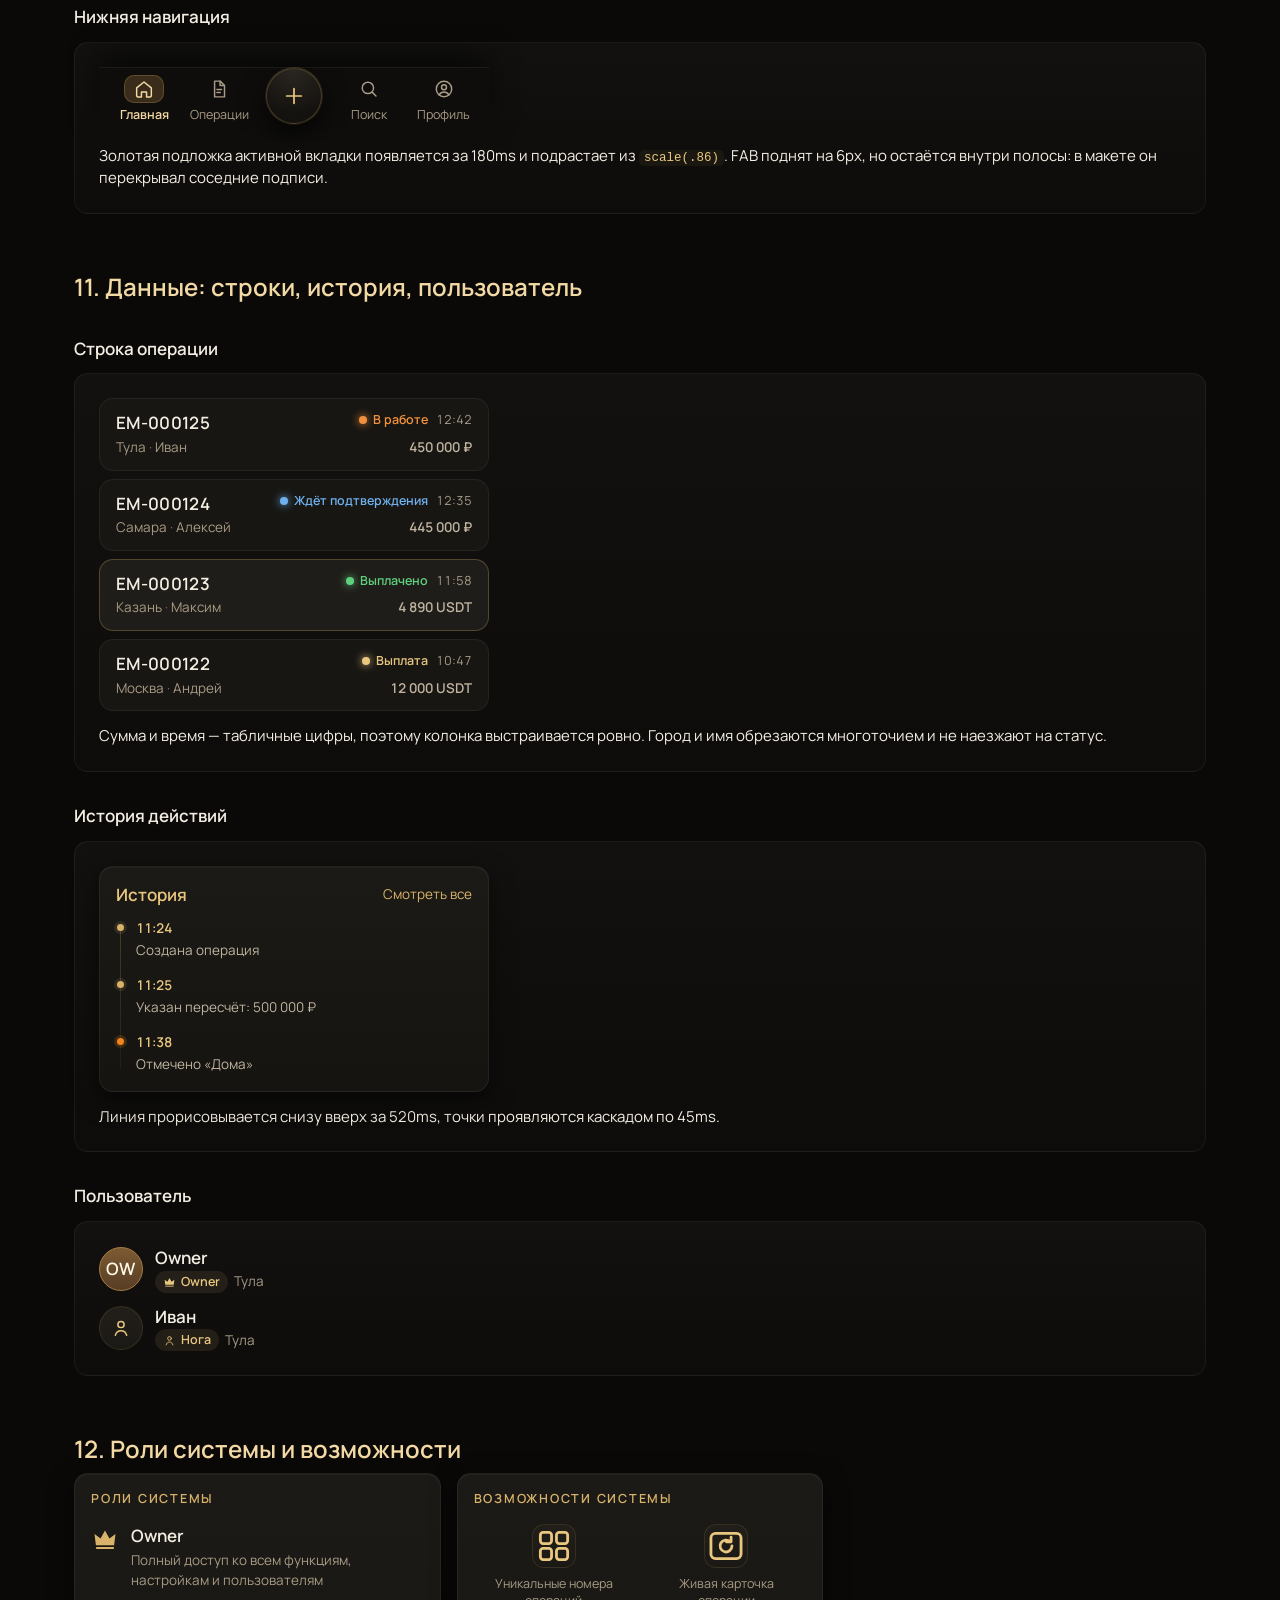
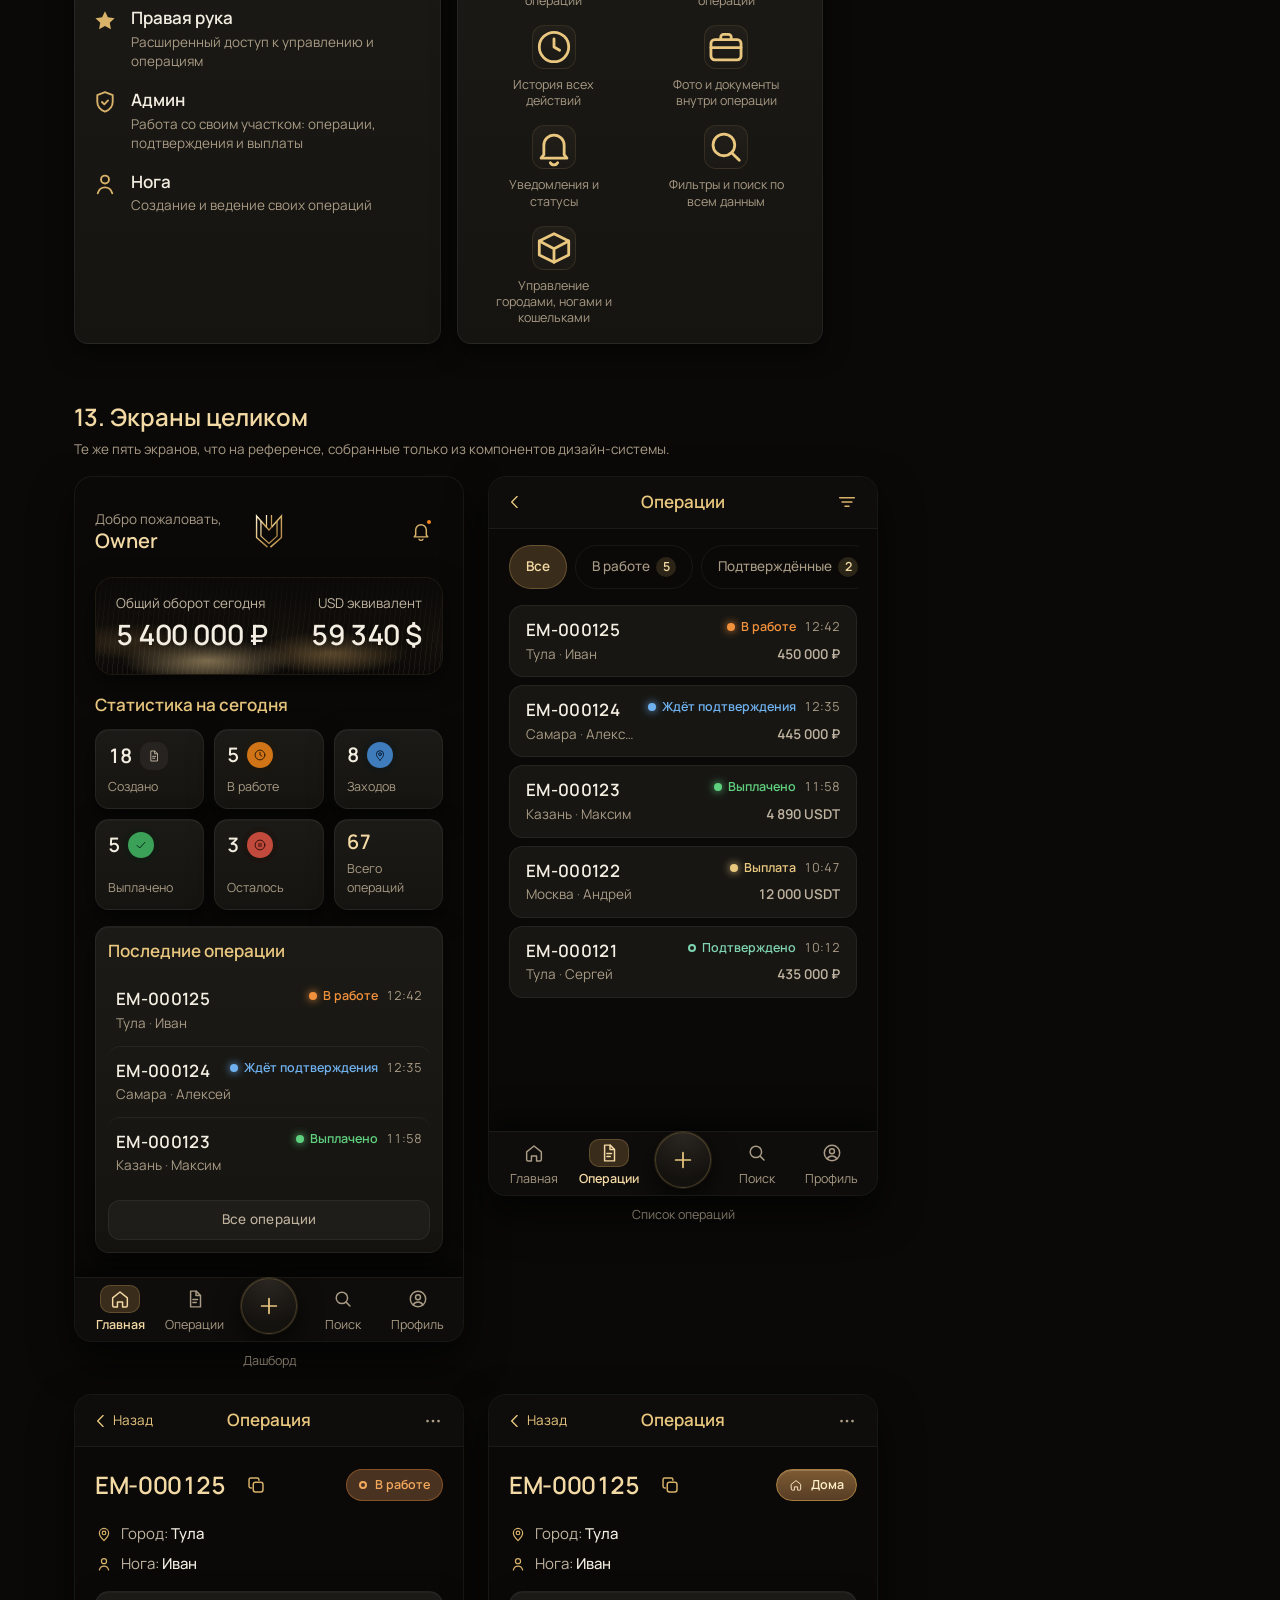
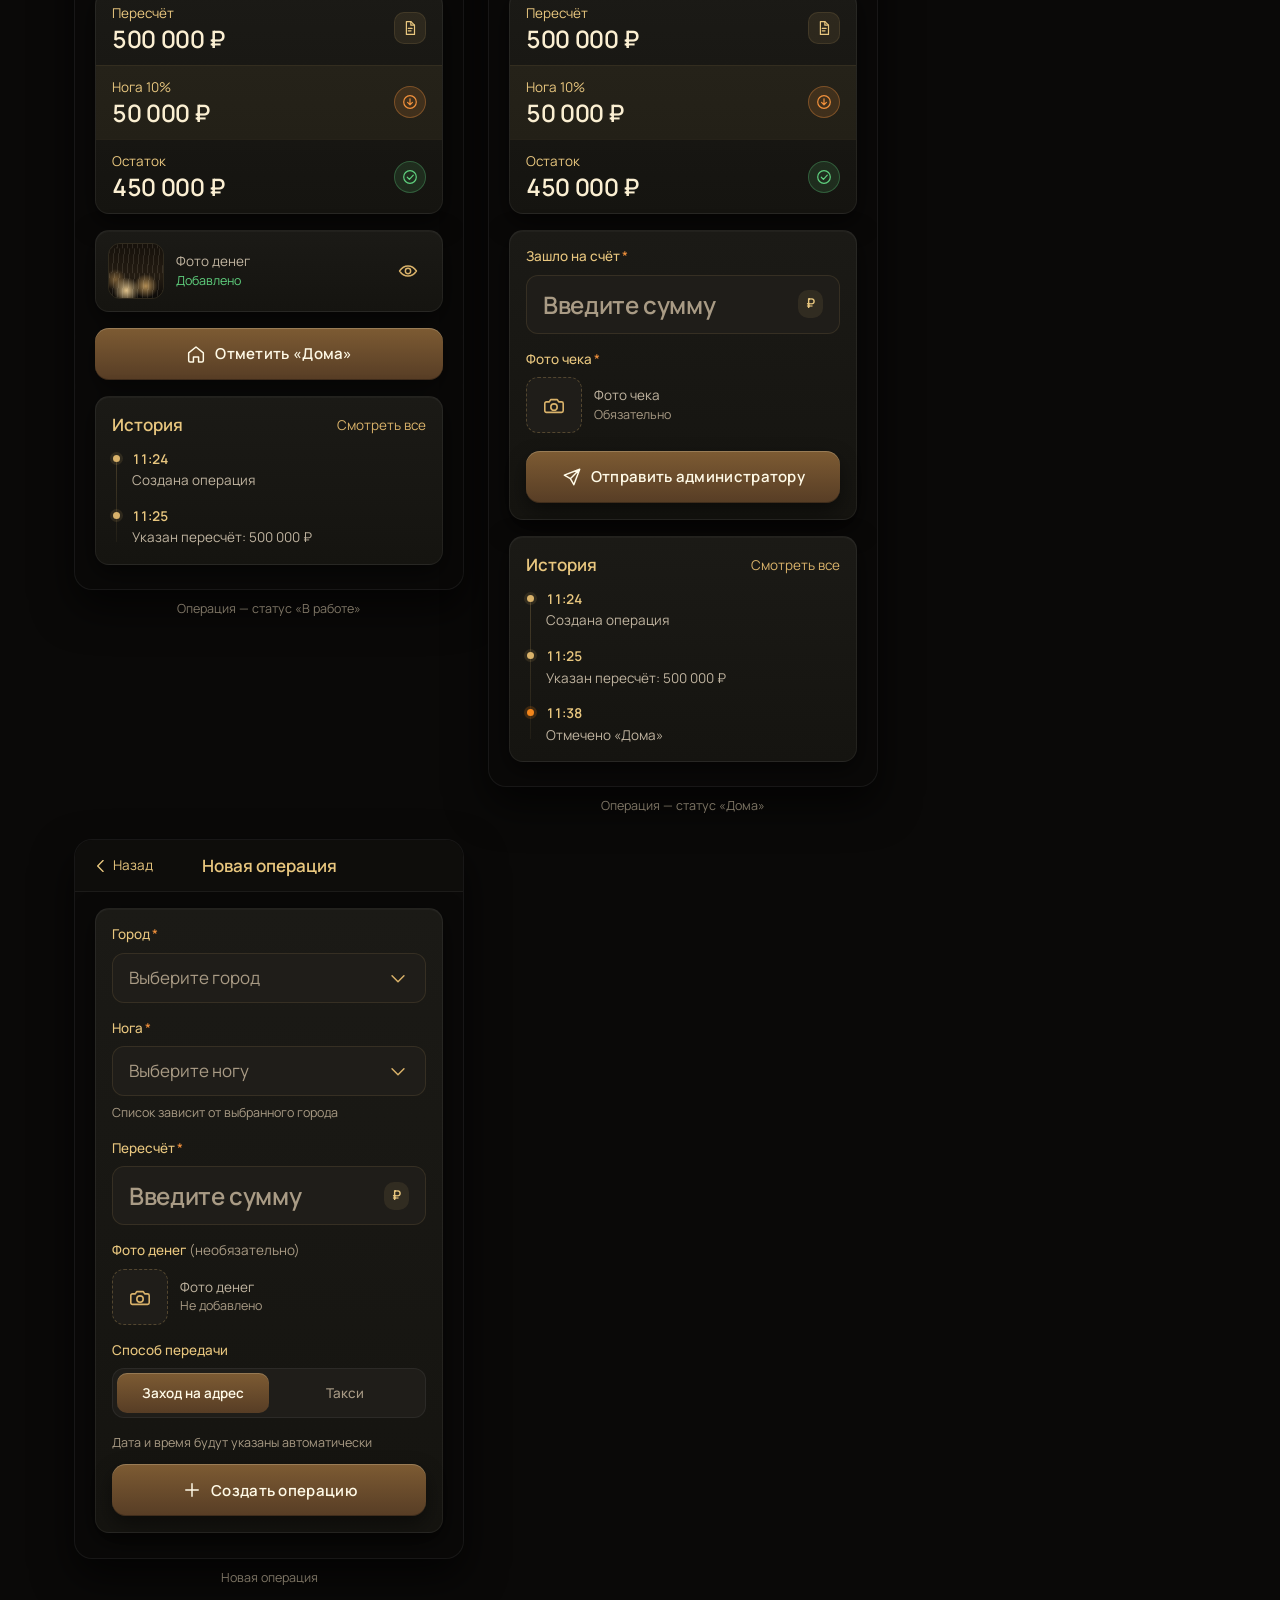
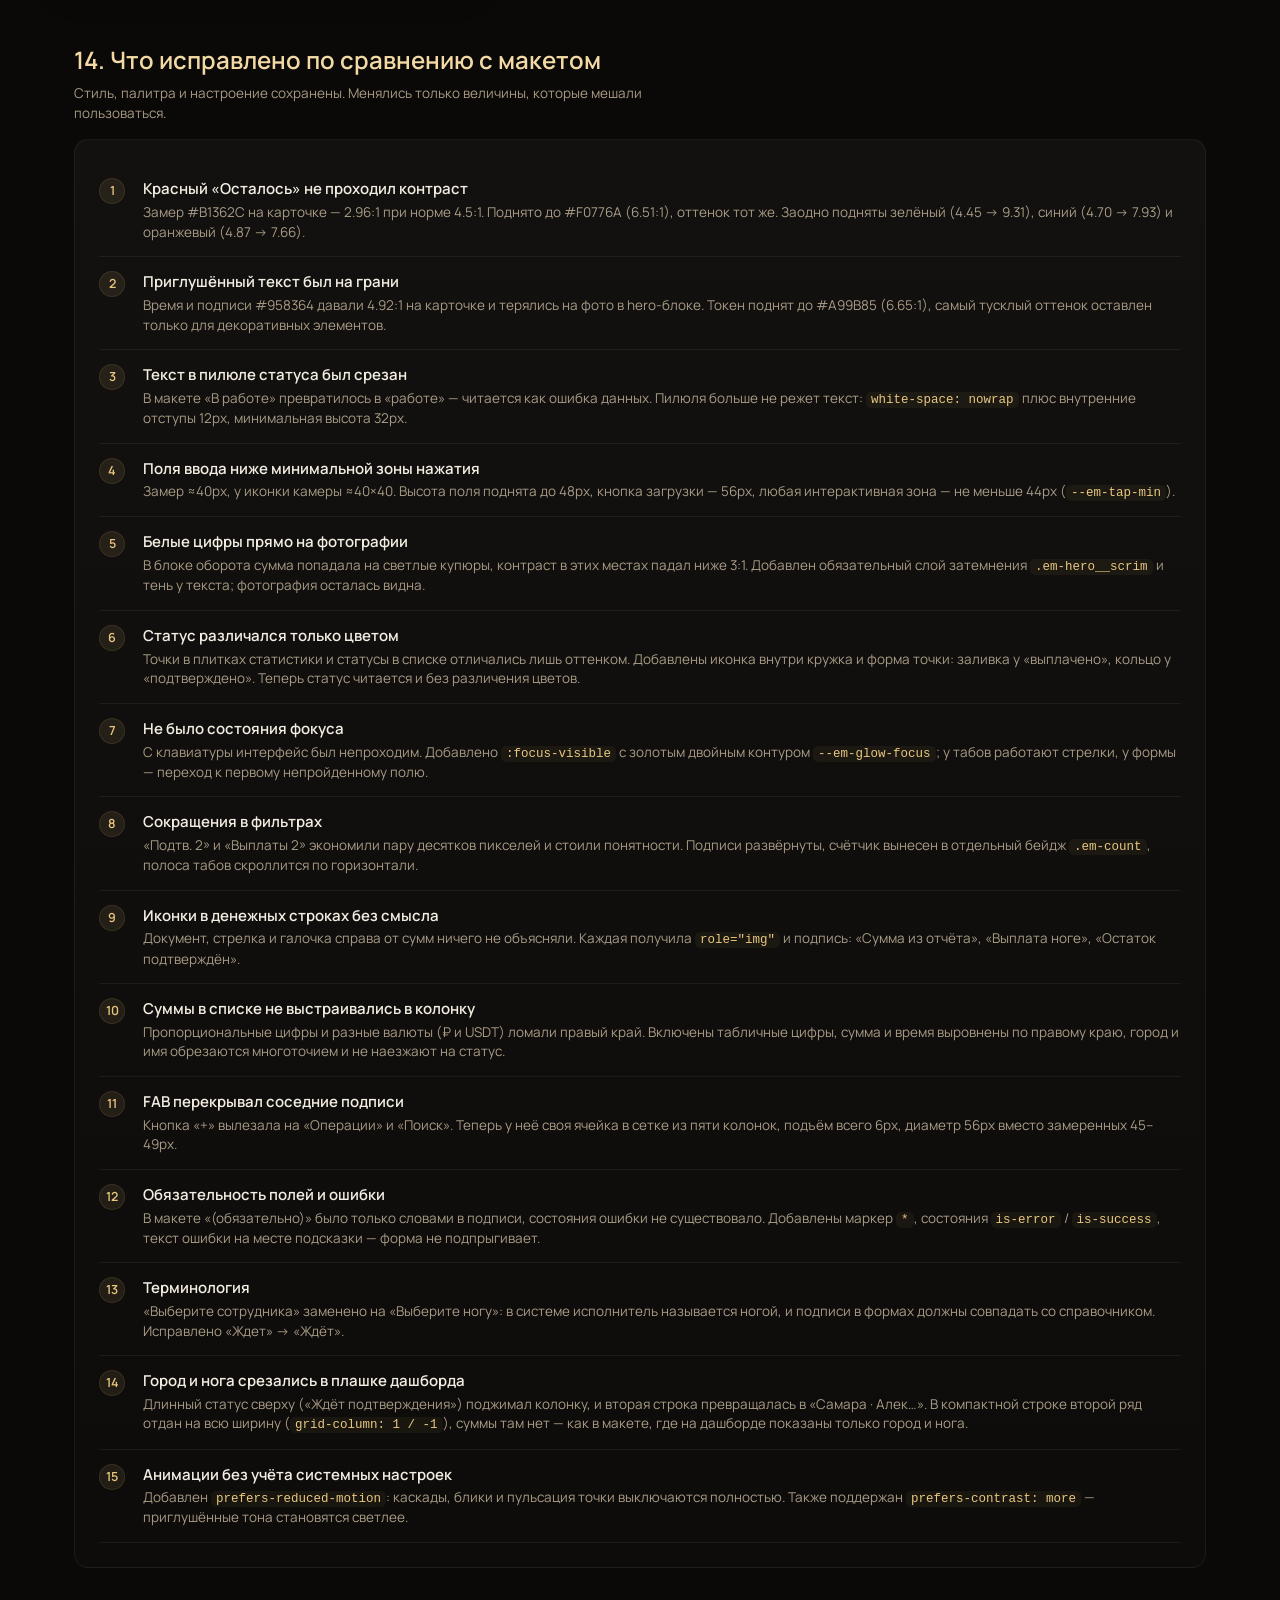
<file: design-system/index.html>
<!DOCTYPE html>
<html lang="ru">
<head>
<meta charset="utf-8">
<meta name="viewport" content="width=device-width, initial-scale=1">
<title>EM 3.5 — Operations. Дизайн-система</title>
<link rel="preconnect" href="https://fonts.googleapis.com">
<link rel="preconnect" href="https://fonts.gstatic.com" crossorigin>
<link href="https://fonts.googleapis.com/css2?family=Manrope:wght@400;500;600;700&family=Playfair+Display:wght@600;700&display=swap" rel="stylesheet">
<link rel="stylesheet" href="tokens.css">
<link rel="stylesheet" href="base.css">
<link rel="stylesheet" href="components.css">
<link rel="stylesheet" href="showcase.css">
</head>
<body>
<main class="doc">

  <header class="doc__top">
    <div class="em-brand" style="align-items:flex-start;text-align:left">
      <div class="em-row">
        <span class="em-brand__mark" data-em-icon="logo" style="--em-icon-size:56px"></span>
        <div>
          <div class="em-brand__title" style="font-size:30px">EM 3.5</div>
          <div class="em-brand__sub">Eby MedVedya 3.5 — Operations</div>
        </div>
      </div>
    </div>
    <div class="em-row">
      <span class="em-pill em-pill--home">Дизайн-система v1</span>
      <span class="em-pill em-pill--neutral">390 px, тёмная тема</span>
    </div>
  </header>

  <p class="doc__lead">
    Значения токенов сняты пиксельным замером с макетов в <code>reference/</code>: усреднение по областям,
    поиск самых насыщенных пикселей акцентов, замер высоты глифов и границ карточек.
    Где макет нарушал читаемость или размеры зон нажатия — значение исправлено, оттенок сохранён;
    полный список правок в конце страницы.
  </p>

  <nav class="doc__nav" aria-label="Разделы">
    <a href="#color">Цвет</a>
    <a href="#type">Типографика</a>
    <a href="#space">Сетка и радиусы</a>
    <a href="#motion">Движение</a>
    <a href="#icons">Иконки</a>
    <a href="#buttons">Кнопки</a>
    <a href="#forms">Поля и загрузка</a>
    <a href="#cards">Карточки</a>
    <a href="#status">Статусы</a>
    <a href="#nav">Навигация</a>
    <a href="#data">Данные</a>
    <a href="#roles">Роли и возможности</a>
    <a href="#screens">Экраны</a>
    <a href="#fixes">Правки UX</a>
  </nav>

  <!-- ============================ ЦВЕТ ============================ -->
  <h2 id="color">1. Цвет</h2>
  <p>Все значения — замер с макета. Контраст считался по WCAG 2.1 на фоне карточки <code>#171613</code>.</p>

  <h3>Поверхности</h3>
  <div class="doc__grid">
    <div class="sw"><div class="sw__chip" style="background:#0A0908"></div><div class="sw__body">
      <div class="sw__name">--em-bg</div><div class="sw__hex">#0A0908</div><div class="sw__note">замер #080808…#0E0E0C</div></div></div>
    <div class="sw"><div class="sw__chip" style="background:#050504"></div><div class="sw__body">
      <div class="sw__name">--em-bg-deep</div><div class="sw__hex">#050504</div><div class="sw__note">под шторками</div></div></div>
    <div class="sw"><div class="sw__chip" style="background:#171613"></div><div class="sw__body">
      <div class="sw__name">--em-surface</div><div class="sw__hex">#171613</div><div class="sw__note">замер #171614 / #191916</div></div></div>
    <div class="sw"><div class="sw__chip" style="background:#1F1D19"></div><div class="sw__body">
      <div class="sw__name">--em-surface-2</div><div class="sw__hex">#1F1D19</div><div class="sw__note">поле ввода, вложенная строка</div></div></div>
    <div class="sw"><div class="sw__chip" style="background:#262320"></div><div class="sw__body">
      <div class="sw__name">--em-surface-3</div><div class="sw__hex">#262320</div><div class="sw__note">hover карточки</div></div></div>
    <div class="sw"><div class="sw__chip" style="background:#0E0D0B"></div><div class="sw__body">
      <div class="sw__name">--em-surface-nav</div><div class="sw__hex">#0E0D0B</div><div class="sw__note">таббар и шапка</div></div></div>
  </div>

  <h3>Золото</h3>
  <p>Оттенок макета — тёплое шампанское, а не жёлтый: в самом светлом пикселе <code>#FBE18F</code>, в ядре <code>#D9B26A</code>.</p>
  <div class="doc__grid">
    <div class="sw"><div class="sw__chip" style="background:#FBEFD2"></div><div class="sw__body"><div class="sw__name">--em-gold-100</div><div class="sw__hex">#FBEFD2</div><div class="sw__note">блик на градиенте</div></div></div>
    <div class="sw"><div class="sw__chip" style="background:#F3D9A4"></div><div class="sw__body"><div class="sw__name">--em-gold-200</div><div class="sw__hex">#F3D9A4</div><div class="sw__note">активный текст</div></div></div>
    <div class="sw"><div class="sw__chip" style="background:#E9C77F"></div><div class="sw__body"><div class="sw__name">--em-gold-300</div><div class="sw__hex">#E9C77F</div><div class="sw__note">заголовки, 11.2:1</div></div></div>
    <div class="sw"><div class="sw__chip" style="background:#D9B26A"></div><div class="sw__body"><div class="sw__name">--em-gold-400</div><div class="sw__hex">#D9B26A</div><div class="sw__note">иконки, 9.1:1</div></div></div>
    <div class="sw"><div class="sw__chip" style="background:#C69A5B"></div><div class="sw__body"><div class="sw__name">--em-gold-500</div><div class="sw__hex">#C69A5B</div><div class="sw__note">pressed</div></div></div>
    <div class="sw"><div class="sw__chip" style="background:#A67C3E"></div><div class="sw__body"><div class="sw__name">--em-gold-600</div><div class="sw__hex">#A67C3E</div><div class="sw__note">обводка</div></div></div>
    <div class="sw"><div class="sw__chip" style="background:#7D5B33"></div><div class="sw__body"><div class="sw__name">--em-gold-700</div><div class="sw__hex">#7D5B33</div><div class="sw__note">верх кнопки (замер)</div></div></div>
    <div class="sw"><div class="sw__chip" style="background:#573D25"></div><div class="sw__body"><div class="sw__name">--em-gold-800</div><div class="sw__hex">#573D25</div><div class="sw__note">низ кнопки (замер)</div></div></div>
    <div class="sw"><div class="sw__chip" style="background:#3A2C1B"></div><div class="sw__body"><div class="sw__name">--em-gold-900</div><div class="sw__hex">#3A2C1B</div><div class="sw__note">активный таб</div></div></div>
  </div>

  <h3>Текст</h3>
  <div class="doc__grid">
    <div class="sw"><div class="sw__chip" style="background:#F4EEE2"></div><div class="sw__body"><div class="sw__name">--em-text</div><div class="sw__hex">#F4EEE2</div><div class="sw__note">тёплый белый, 15.7:1</div></div></div>
    <div class="sw"><div class="sw__chip" style="background:#C0B4A0"></div><div class="sw__body"><div class="sw__name">--em-text-2</div><div class="sw__hex">#C0B4A0</div><div class="sw__note">8.9:1</div></div></div>
    <div class="sw"><div class="sw__chip" style="background:#A99B85"></div><div class="sw__body"><div class="sw__name">--em-text-muted</div><div class="sw__hex">#A99B85</div><div class="sw__note">правка: было #958364 (4.9:1) → 6.7:1</div></div></div>
    <div class="sw"><div class="sw__chip" style="background:#7E7565"></div><div class="sw__body"><div class="sw__name">--em-text-dim</div><div class="sw__hex">#7E7565</div><div class="sw__note">только декор</div></div></div>
    <div class="sw"><div class="sw__chip" style="background:#FFFAE7"></div><div class="sw__body"><div class="sw__name">--em-text-cream</div><div class="sw__hex">#FFFAE7</div><div class="sw__note">на бронзовой кнопке</div></div></div>
  </div>

  <h3>Статусы операций</h3>
  <p>Оттенки макета сохранены, светлота поднята до AA. В таблице — замер, токен и контраст.</p>
  <div class="doc__panel">
    <table class="spec">
      <thead><tr><th>Статус</th><th>Замер</th><th>Токен</th><th>Контраст</th><th>Вид</th></tr></thead>
      <tbody>
        <tr><td>В работе</td><td><code>#C96C27</code> 4.87:1</td><td><code>--em-work</code> #F2913C</td><td>7.66:1</td><td><span class="em-status em-status--work"><span class="em-dot"></span>В работе</span></td></tr>
        <tr><td>Ждёт подтверждения</td><td><code>#4A87B9</code> 4.70:1</td><td><code>--em-wait</code> #6FB1EE</td><td>7.93:1</td><td><span class="em-status em-status--wait"><span class="em-dot"></span>Ждёт подтверждения</span></td></tr>
        <tr><td>Выплачено</td><td><code>#498C56</code> 4.45:1</td><td><code>--em-paid</code> #5FD07E</td><td>9.31:1</td><td><span class="em-status em-status--paid"><span class="em-dot"></span>Выплачено</span></td></tr>
        <tr><td>Подтверждено</td><td>зелёный, как «выплачено»</td><td><code>--em-done</code> #7FD4B0</td><td>10.9:1</td><td><span class="em-status em-status--done"><span class="em-dot em-dot--ring"></span>Подтверждено</span></td></tr>
        <tr><td>Выплата</td><td>золото</td><td><code>--em-payout</code> #E9C77F</td><td>11.2:1</td><td><span class="em-status em-status--payout"><span class="em-dot"></span>Выплата</span></td></tr>
        <tr><td>Осталось</td><td><code>#B1362C</code> 2.96:1 — провал</td><td><code>--em-left</code> #F0776A</td><td>6.51:1</td><td><span class="em-status em-status--left"><span class="em-dot"></span>Осталось</span></td></tr>
        <tr><td>Дома</td><td>золотая заливка</td><td><code>--em-grad-gold</code></td><td>5.88:1</td><td><span class="em-pill em-pill--home"><span data-em-icon="home"></span>Дома</span></td></tr>
      </tbody>
    </table>
  </div>

  <h3>Градиенты</h3>
  <div class="doc__grid">
    <div class="sw"><div class="sw__chip" style="background:var(--em-grad-gold)"></div><div class="sw__body"><div class="sw__name">--em-grad-gold</div><div class="sw__hex">#7D5B33 → #573D25</div><div class="sw__note">замер основной кнопки</div></div></div>
    <div class="sw"><div class="sw__chip" style="background:var(--em-grad-gold-bright)"></div><div class="sw__body"><div class="sw__name">--em-grad-gold-bright</div><div class="sw__hex">#FBEFD2 → #A67C3E</div><div class="sw__note">логотип, вордмарк</div></div></div>
    <div class="sw"><div class="sw__chip" style="background:var(--em-grad-surface)"></div><div class="sw__body"><div class="sw__name">--em-grad-surface</div><div class="sw__hex">#1B1A16 → #151410</div><div class="sw__note">карточка со светом сверху</div></div></div>
    <div class="sw"><div class="sw__chip hero-mock"></div><div class="sw__body"><div class="sw__name">hero + scrim</div><div class="sw__hex">--em-grad-scrim</div><div class="sw__note">затемнение под фото</div></div></div>
  </div>

  <!-- ======================== ТИПОГРАФИКА ======================== -->
  <h2 id="type">2. Типографика</h2>
  <p>
    Интерфейс — геометрический гротеск (Manrope как ближайший к макету), вордмарк — антиква (Playfair Display).
    Кегли пересчитаны из высоты глифов на макете: <code>16.5px</code> капитель у hero-суммы → 24px,
    <code>14.3px</code> у числа в плитке → 20px, <code>12.8px</code> у номера операции → 17px.
    <strong>Допущение:</strong> макет отрендерен в ширине 287–354px, значения нормированы к 390px.
  </p>
  <div class="doc__panel">
    <div class="type__row"><span class="type__meta">--em-fs-display · 34/1.15 · 600</span><span class="em-t-display em-gold-fill">EM 3.5 Operations</span></div>
    <div class="type__row"><span class="type__meta">--em-fs-hero · 28/1.15 · 600</span><span class="em-t-hero em-num">5 400 000 ₽</span></div>
    <div class="type__row"><span class="type__meta">--em-fs-amount · 24/1.15 · 600</span><span class="em-t-amount em-num" style="color:var(--em-gold-100)">500 000 ₽</span></div>
    <div class="type__row"><span class="type__meta">--em-fs-title · 20/1.3 · 600</span><span class="em-t-title">Новая операция</span></div>
    <div class="type__row"><span class="type__meta">--em-fs-strong · 17/1.3 · 600</span><span class="em-t-strong">EM-000125</span></div>
    <div class="type__row"><span class="type__meta">--em-fs-body · 15/1.45 · 400</span><span class="em-t-body">Отметить «Дома» — обычный текст интерфейса</span></div>
    <div class="type__row"><span class="type__meta">--em-fs-meta · 13.5/1.45 · 400</span><span class="em-t-meta">Тула · Иван · вторая строка карточки</span></div>
    <div class="type__row"><span class="type__meta">--em-fs-caption · 12.5/1.3 · 500</span><span class="em-t-caption">12:42 · подпись, бейдж, таббар</span></div>
    <div class="type__row"><span class="type__meta">.em-t-caps · 12.5 · 0.14em</span><span class="em-t-caps">Роли системы</span></div>
  </div>

  <!-- ==================== СЕТКА, РАДИУСЫ, ТЕНИ ==================== -->
  <h2 id="space">3. Сетка, радиусы, тени, размеры</h2>
  <p>Замер: внешние поля 20px, зазор между плитками 8–10px, радиус карточек 10–12px, высота основной кнопки 52px.</p>

  <h3>Шаг сетки</h3>
  <div class="doc__panel">
    <div class="ruler">
      <div><div class="ruler__bar" style="height:8px"></div><div class="ruler__cap">4</div></div>
      <div><div class="ruler__bar" style="height:16px"></div><div class="ruler__cap">8</div></div>
      <div><div class="ruler__bar" style="height:24px"></div><div class="ruler__cap">12</div></div>
      <div><div class="ruler__bar" style="height:32px"></div><div class="ruler__cap">16</div></div>
      <div><div class="ruler__bar" style="height:40px"></div><div class="ruler__cap">20</div></div>
      <div><div class="ruler__bar" style="height:48px"></div><div class="ruler__cap">24</div></div>
      <div><div class="ruler__bar" style="height:64px"></div><div class="ruler__cap">32</div></div>
      <div><div class="ruler__bar" style="height:80px"></div><div class="ruler__cap">40</div></div>
      <div><div class="ruler__bar" style="height:96px"></div><div class="ruler__cap">48</div></div>
    </div>
  </div>

  <h3>Радиусы</h3>
  <div class="doc__grid">
    <div class="box-demo" style="border-radius:var(--em-radius-xs)">xs · 8</div>
    <div class="box-demo" style="border-radius:var(--em-radius-sm)">sm · 10</div>
    <div class="box-demo" style="border-radius:var(--em-radius-md)">md · 12 — поля, плитки</div>
    <div class="box-demo" style="border-radius:var(--em-radius-lg)">lg · 14 — карточки</div>
    <div class="box-demo" style="border-radius:var(--em-radius-xl)">xl · 18 — hero</div>
    <div class="box-demo" style="border-radius:var(--em-radius-pill)">pill · ∞</div>
  </div>

  <h3>Тени и свечения</h3>
  <div class="doc__grid">
    <div class="box-demo" style="border-radius:var(--em-radius-lg);box-shadow:var(--em-shadow-card)">--em-shadow-card</div>
    <div class="box-demo" style="border-radius:var(--em-radius-lg);box-shadow:var(--em-shadow-hover)">--em-shadow-hover</div>
    <div class="box-demo" style="border-radius:var(--em-radius-lg);box-shadow:var(--em-shadow-raised)">--em-shadow-raised</div>
    <div class="box-demo" style="border-radius:var(--em-radius-lg);box-shadow:var(--em-glow-gold)">--em-glow-gold</div>
    <div class="box-demo" style="border-radius:var(--em-radius-lg);box-shadow:var(--em-glow-focus)">--em-glow-focus</div>
    <div class="box-demo" style="border-radius:var(--em-radius-lg);box-shadow:var(--em-shadow-fab)">--em-shadow-fab</div>
  </div>

  <h3>Размеры элементов</h3>
  <div class="doc__panel">
    <table class="spec">
      <thead><tr><th>Токен</th><th>Значение</th><th>Замер / причина</th></tr></thead>
      <tbody>
        <tr><td><code>--em-btn-h</code></td><td>52px</td><td>замер 38px при ширине 287 → 52px при 390</td></tr>
        <tr><td><code>--em-control-h</code></td><td>48px</td><td><strong>правка:</strong> замер ≈40px — меньше минимальной зоны нажатия</td></tr>
        <tr><td><code>--em-tap-min</code></td><td>44px</td><td>минимум для любой интерактивной зоны</td></tr>
        <tr><td><code>--em-nav-h</code></td><td>64px</td><td>замер 57px при 354 → 63px при 390</td></tr>
        <tr><td><code>--em-header-h</code></td><td>52px</td><td>замер 36px контента + линия</td></tr>
        <tr><td><code>--em-fab</code></td><td>56px</td><td><strong>правка:</strong> замер 45–49px → 56px</td></tr>
        <tr><td><code>--em-gutter</code></td><td>20px</td><td>замер 15px при 287 и 20px при 354</td></tr>
        <tr><td><code>--em-gap</code></td><td>10px</td><td>замер 8px между плитками статистики</td></tr>
      </tbody>
    </table>
  </div>

  <!-- ========================= ДВИЖЕНИЕ ========================= -->
  <h2 id="motion">4. Движение</h2>
  <p>
    Только ease-out, длительности 120–320ms, смещения не больше 8px. Нажатие — <code>scale(.975)</code>
    и золотое свечение. Все анимации выключаются при <code>prefers-reduced-motion</code>.
  </p>
  <div class="doc__panel">
    <table class="spec">
      <thead><tr><th>Токен</th><th>Значение</th><th>Где применяется</th></tr></thead>
      <tbody>
        <tr><td><code>--em-dur-1</code> 120ms</td><td><code>--em-ease-out</code></td><td>нажатие кнопки и иконки, scale</td></tr>
        <tr><td><code>--em-dur-2</code> 180ms</td><td><code>--em-ease-out</code></td><td>цвет, обводка, свечение, hover</td></tr>
        <tr><td><code>--em-dur-3</code> 240ms</td><td><code>--em-ease-lux</code></td><td>появление карточек, бегунок сегмента, смена статуса</td></tr>
        <tr><td><code>--em-dur-4</code> 320ms</td><td><code>--em-ease-lux</code></td><td>переход между экранами</td></tr>
        <tr><td><code>--em-stagger</code> 45ms</td><td>шаг каскада</td><td>строки списка, точки таймлайна</td></tr>
        <tr><td><code>--em-press</code> .975</td><td>scale</td><td>все нажимаемые поверхности</td></tr>
      </tbody>
    </table>
    <div class="doc__row" style="margin-top:18px">
      <button class="em-btn em-btn--primary" type="button">Наведите — блик</button>
      <button class="em-btn em-btn--ghost" type="button" data-em-async="ok">Загрузка → успех</button>
      <button class="em-btn em-btn--quiet" type="button" data-em-async="error">Загрузка → ошибка</button>
    </div>
  </div>

  <!-- ========================== ИКОНКИ ========================== -->
  <h2 id="icons">5. Иконки</h2>
  <p>
    Monoline, viewBox 24×24, толщина 1.6, скруглённые окончания и стыки — как в макете.
    Заливка только там, где она есть в референсе: корона, звезда, точки статуса, «···».
    Логотип — гербовый монограм в отдельном viewBox 48×60 (пропорция макета 120×150) с золотым градиентом
    (<strong>допущение:</strong> фаска растрового логотипа передана линией, а не объёмом).
  </p>
  <div class="icons" id="iconGrid"></div>

  <!-- ========================== КНОПКИ ========================== -->
  <h2 id="buttons">6. Кнопки</h2>
  <p>Пять уровней: основная бронзовая, ghost, обводка, тихая, опасная. Высота 52px, компакт — 40px.</p>

  <h3>Варианты</h3>
  <div class="doc__panel">
    <div class="doc__row">
      <button class="em-btn em-btn--primary" type="button"><span class="em-btn__icon" data-em-icon="home"></span><span class="em-btn__label">Отметить «Дома»</span></button>
      <button class="em-btn em-btn--ghost" type="button"><span class="em-btn__icon" data-em-icon="send"></span><span class="em-btn__label">Отправить администратору</span></button>
      <button class="em-btn em-btn--outline" type="button">Все операции</button>
      <button class="em-btn em-btn--quiet" type="button">Все операции</button>
      <button class="em-btn em-btn--danger" type="button"><span class="em-btn__icon" data-em-icon="trash"></span><span class="em-btn__label">Удалить операцию</span></button>
      <button class="em-btn em-btn--primary em-btn--sm" type="button">Компакт</button>
    </div>
  </div>

  <h3>Состояния</h3>
  <p>default · hover · pressed · focus-visible · disabled · loading · success · error. Наведите и нажмите — состояния живые.</p>
  <div class="doc__panel">
    <div class="doc__row">
      <button class="em-btn em-btn--primary" type="button">default</button>
      <button class="em-btn em-btn--primary" type="button" style="background:var(--em-grad-gold-hover);box-shadow:inset 0 1px 0 rgba(251,239,210,.30),0 10px 24px rgba(0,0,0,.5),var(--em-glow-gold-sm)">hover</button>
      <button class="em-btn em-btn--primary" type="button" style="background:var(--em-grad-gold-press);transform:scale(.975);box-shadow:inset 0 2px 6px rgba(0,0,0,.45)">pressed</button>
      <button class="em-btn em-btn--primary" type="button" style="box-shadow:var(--em-glow-focus)">focus</button>
      <button class="em-btn em-btn--primary" type="button" disabled>disabled</button>
      <button class="em-btn em-btn--primary is-loading" type="button">loading</button>
      <button class="em-btn em-btn--ghost is-success" type="button"><span class="em-btn__icon" data-em-icon="check"></span><span class="em-btn__label">Сохранено</span></button>
      <button class="em-btn em-btn--ghost is-error" type="button"><span class="em-btn__icon" data-em-icon="alert"></span><span class="em-btn__label">Не отправлено</span></button>
    </div>
  </div>

  <h3>Кнопки-иконки и FAB</h3>
  <div class="doc__panel">
    <div class="doc__row">
      <button class="em-btn-icon" type="button" aria-label="Изменить"><span data-em-icon="pencil"></span></button>
      <button class="em-btn-icon" type="button" aria-label="Скопировать номер" data-em-copy="EM-000125"><span data-em-icon="copy"></span><span class="em-sr-only" data-em-copy-live role="status"></span></button>
      <button class="em-btn-icon em-btn-icon--muted" type="button" aria-label="Ещё"><span data-em-icon="dots"></span></button>
      <button class="em-btn-icon em-btn-icon--danger" type="button" aria-label="Удалить"><span data-em-icon="trash"></span></button>
      <button class="em-btn-icon is-active" type="button" aria-label="Фильтры" aria-pressed="true"><span data-em-icon="filter"></span></button>
      <button class="em-btn-icon" type="button" aria-label="Скачать" disabled><span data-em-icon="download"></span></button>
      <button class="em-fab" type="button" aria-label="Создать операцию"><span data-em-icon="plus"></span></button>
      <span class="em-btn-icon em-bell" role="img" aria-label="Уведомления: есть новые"><span data-em-icon="bell"></span><span class="em-bell__dot"></span></span>
    </div>
    <p style="margin-top:14px">Каждая кнопка-иконка — 44×44, подпись только в <code>aria-label</code>, как в макете.</p>
  </div>

  <!-- ===================== ПОЛЯ И ЗАГРУЗКА ===================== -->
  <h2 id="forms">7. Поля, выбор, сумма, загрузка фото</h2>
  <p>
    Высота поля поднята с замеренных ≈40px до 48px, подпись поля — золотая,
    подсказка и ошибка занимают одно место, чтобы форма не «дёргалась».
  </p>

  <div class="doc__grid doc__grid--wide">
    <div class="doc__panel">
      <div class="doc__case">Текст, выбор, сумма</div>
      <div class="em-field">
        <label class="em-label" for="f-city">Город</label>
        <div class="em-control em-control--select">
          <select class="em-select is-placeholder" id="f-city">
            <option value="">Выберите город</option>
            <option>Тула</option><option>Самара</option><option>Казань</option>
          </select>
          <span class="em-control__suffix" data-em-icon="chevron-down"></span>
        </div>
      </div>
      <div class="em-field">
        <label class="em-label" for="f-noga">Нога</label>
        <div class="em-control em-control--select">
          <select class="em-select is-placeholder" id="f-noga">
            <option value="">Выберите ногу</option>
            <option>Иван</option><option>Алексей</option>
          </select>
          <span class="em-control__suffix" data-em-icon="chevron-down"></span>
        </div>
      </div>
      <div class="em-field">
        <label class="em-label" for="f-sum">Пересчёт</label>
        <div class="em-control em-control--amount">
          <input class="em-input em-num" id="f-sum" inputmode="numeric" placeholder="Введите сумму">
          <span class="em-currency">₽</span>
        </div>
        <div class="em-hint">Валюта берётся из справочника города</div>
      </div>
    </div>

    <div class="doc__panel">
      <div class="doc__case">Состояния поля</div>
      <div class="em-field">
        <label class="em-label" for="f-ok">Заполнено</label>
        <div class="em-control"><input class="em-input" id="f-ok" value="450 000"><span class="em-control__suffix" data-em-icon="ruble"></span></div>
      </div>
      <div class="em-field is-success">
        <label class="em-label" for="f-succ">Успех</label>
        <div class="em-control"><input class="em-input" id="f-succ" value="Тула"><span class="em-control__suffix" style="color:var(--em-paid)" data-em-icon="check"></span></div>
        <div class="em-hint">Город найден в справочнике</div>
      </div>
      <div class="em-field is-error">
        <label class="em-label" for="f-err">Ошибка<span class="em-label__req">*</span></label>
        <div class="em-control"><input class="em-input" id="f-err" value="" aria-invalid="true" aria-describedby="f-err-msg"></div>
        <div class="em-error-text" id="f-err-msg">Укажите сумму пересчёта</div>
      </div>
      <div class="em-field is-disabled">
        <label class="em-label" for="f-dis">Недоступно</label>
        <div class="em-control"><input class="em-input" id="f-dis" value="Разгруз выберут позже" disabled></div>
      </div>
    </div>

    <div class="doc__panel">
      <div class="doc__case">Загрузка фото</div>
      <div class="em-field" data-em-upload>
        <span class="em-label">Фото чека<span class="em-label__req">*</span></span>
        <div class="em-upload">
          <label class="em-upload__btn" tabindex="0">
            <span data-em-icon="camera"></span>
            <input type="file" accept="image/*" class="em-upload__drop" aria-label="Выбрать фото чека">
          </label>
          <div class="em-upload__preview" data-em-upload-preview hidden></div>
          <div class="em-upload__meta">
            <div class="em-upload__title">Фото чека</div>
            <div class="em-upload__status" data-em-upload-status>Не добавлено</div>
            <div class="em-progress" data-em-progress hidden style="margin-top:6px;width:120px"><div class="em-progress__bar"></div></div>
          </div>
        </div>
        <div class="em-hint">JPG, PNG или HEIC до 25 МБ</div>
      </div>
      <div class="em-upload is-done" style="margin-top:22px">
        <div class="em-upload__preview"><div style="width:100%;height:100%" class="hero-mock"></div></div>
        <div class="em-upload__meta">
          <div class="em-upload__title">Фото денег</div>
          <div class="em-upload__status">Добавлено</div>
        </div>
        <button class="em-btn-icon em-btn-icon--danger" type="button" aria-label="Удалить фото денег"><span data-em-icon="trash"></span></button>
      </div>
      <div class="em-upload is-error" style="margin-top:18px">
        <label class="em-upload__btn"><span data-em-icon="camera"></span><input type="file" class="em-upload__drop" aria-label="Повторить загрузку"></label>
        <div class="em-upload__meta">
          <div class="em-upload__title">Фото чека</div>
          <div class="em-upload__status">Файл больше 25 МБ</div>
        </div>
      </div>
    </div>
  </div>

  <!-- ========================= КАРТОЧКИ ========================= -->
  <h2 id="cards">8. Карточки и плитки</h2>

  <h3>Оборот за день</h3>
  <div class="doc__panel">
    <div class="em-hero" style="max-width:390px">
      <div class="em-hero__media hero-mock"></div>
      <div class="em-hero__scrim"></div>
      <div class="em-hero__row">
        <div class="em-hero__col">
          <div class="em-hero__label">Общий оборот сегодня</div>
          <div class="em-hero__value em-num">5 400 000 ₽</div>
        </div>
        <div class="em-hero__col em-hero__col--right">
          <div class="em-hero__label">USD эквивалент</div>
          <div class="em-hero__value em-num">59 340 $</div>
        </div>
      </div>
    </div>
    <p style="margin-top:14px">
      Под фотографией обязателен слой <code>.em-hero__scrim</code>: в макете белые цифры
      местами попадали на светлые купюры и теряли контраст.
    </p>
  </div>

  <h3>Плитки статистики</h3>
  <div class="doc__panel">
    <div class="em-stats em-stagger" data-em-stagger style="max-width:390px">
      <div class="em-stat"><div class="em-stat__top"><span class="em-stat__num em-num">18</span><span class="em-orb em-orb--tile"><span data-em-icon="doc"></span></span></div><div class="em-stat__label">Создано</div></div>
      <div class="em-stat"><div class="em-stat__top"><span class="em-stat__num em-num">5</span><span class="em-orb em-orb--work"><span data-em-icon="clock"></span></span></div><div class="em-stat__label">В работе</div></div>
      <div class="em-stat"><div class="em-stat__top"><span class="em-stat__num em-num">8</span><span class="em-orb em-orb--wait"><span data-em-icon="map-pin"></span></span></div><div class="em-stat__label">Заходов</div></div>
      <div class="em-stat"><div class="em-stat__top"><span class="em-stat__num em-num">5</span><span class="em-orb em-orb--paid"><span data-em-icon="check"></span></span></div><div class="em-stat__label">Выплачено</div></div>
      <div class="em-stat"><div class="em-stat__top"><span class="em-stat__num em-num">3</span><span class="em-orb em-orb--left"><span data-em-icon="pause-circle"></span></span></div><div class="em-stat__label">Осталось</div></div>
      <div class="em-stat"><div class="em-stat__top"><span class="em-stat__num em-num em-stat__num--gold">67</span></div><div class="em-stat__label">Всего операций</div></div>
    </div>
    <p style="margin-top:14px">
      В каждом кружке есть иконка, а не только цвет: цвет один не различают при дальтонизме.
      Кликабельная плитка получает <code>.em-stat--action</code> и приподнимается на 2px.
    </p>
  </div>

  <h3>Денежные строки карточки операции</h3>
  <div class="doc__panel">
    <div class="em-money" style="max-width:390px">
      <div class="em-money__row">
        <div><div class="em-money__label">Пересчёт</div><div class="em-money__value em-num">500 000 ₽</div></div>
        <span class="em-icon-badge" role="img" aria-label="Сумма из отчёта ноги"><span data-em-icon="doc"></span></span>
      </div>
      <div class="em-money__row em-money__row--accent">
        <div><div class="em-money__label">Нога 10%</div><div class="em-money__value em-num">50 000 ₽</div></div>
        <span class="em-icon-badge em-icon-badge--round em-icon-badge--work" role="img" aria-label="Выплата ноге"><span data-em-icon="arrow-down-circle"></span></span>
      </div>
      <div class="em-money__row">
        <div><div class="em-money__label">Остаток</div><div class="em-money__value em-num">450 000 ₽</div></div>
        <span class="em-icon-badge em-icon-badge--round em-icon-badge--paid" role="img" aria-label="К выплате подтверждено"><span data-em-icon="check-circle"></span></span>
      </div>
    </div>
    <p style="margin-top:14px">Иконки справа получили <code>aria-label</code>: в макете их смысл нельзя было прочитать.</p>
  </div>

  <h3>Пустое состояние, скелетон, предупреждения</h3>
  <div class="doc__grid doc__grid--wide">
    <div class="em-card"><div class="em-empty">Операций пока нет</div></div>
    <div class="em-card">
      <div class="em-skeleton em-skeleton--title"></div>
      <div class="em-skeleton em-skeleton--text" style="width:80%"></div>
      <div class="em-skeleton em-skeleton--text" style="width:60%"></div>
      <div class="em-skeleton em-skeleton--row" style="margin-top:12px"></div>
    </div>
    <div class="em-stack">
      <div class="em-alert"><span data-em-icon="alert"></span><span>В городе нет ни одной ноги</span></div>
      <div class="em-alert em-alert--error"><span data-em-icon="alert"></span><span>Город без ноги</span></div>
      <div class="em-alert em-alert--success"><span data-em-icon="check-circle"></span><span>Операция подтверждена</span></div>
    </div>
  </div>

  <!-- ========================= СТАТУСЫ ========================= -->
  <h2 id="status">9. Статусы и переключение «в работе» ↔ «дома»</h2>
  <p>
    Статус читается тремя признаками: цвет, форма точки (заливка или кольцо) и текст.
    Пилюля не обрезает текст — в макете «В работе» было срезано до «работе».
  </p>

  <div class="doc__panel">
    <div class="doc__case">Пилюли</div>
    <div class="doc__row">
      <span class="em-pill em-pill--work"><span class="em-dot em-dot--ring em-dot--live"></span>В работе</span>
      <span class="em-pill em-pill--wait"><span data-em-icon="clock"></span>Ждёт подтверждения</span>
      <span class="em-pill em-pill--paid"><span data-em-icon="check-circle"></span>Выплачено</span>
      <span class="em-pill em-pill--done"><span class="em-dot em-dot--ring"></span>Подтверждено</span>
      <span class="em-pill em-pill--payout"><span data-em-icon="arrow-down-circle"></span>Выплата</span>
      <span class="em-pill em-pill--left"><span data-em-icon="pause-circle"></span>Осталось</span>
      <span class="em-pill em-pill--home"><span data-em-icon="home"></span>Дома</span>
      <span class="em-pill em-pill--neutral">Черновик</span>
    </div>

    <div class="doc__case" style="margin-top:24px">Переключение статуса — 240ms, цвет точки и текст меняются вместе</div>
    <div class="doc__row">
      <span class="em-pill em-pill--work" id="statusDemo" data-status="work">
        <span data-em-status-icon><span class="em-dot em-dot--ring"></span></span>
        <span data-em-status-label>В работе</span>
      </span>
      <button class="em-btn em-btn--primary em-btn--sm" type="button" data-em-status-toggle="#statusDemo" data-em-status-order="work,home,wait,paid">
        <span class="em-btn__icon" data-em-icon="refresh"></span><span class="em-btn__label">Сменить статус</span>
      </button>
    </div>

    <div class="doc__case" style="margin-top:24px">Счётчики и точки</div>
    <div class="doc__row">
      <span class="em-count">5</span>
      <span class="em-count">12</span>
      <span class="em-status em-status--work"><span class="em-dot em-dot--live"></span>живая точка</span>
      <span class="em-status em-status--done"><span class="em-dot em-dot--ring"></span>кольцо</span>
    </div>
  </div>

  <!-- ======================== НАВИГАЦИЯ ======================== -->
  <h2 id="nav">10. Навигация</h2>

  <h3>Шапка экрана</h3>
  <div class="doc__panel">
    <div style="max-width:390px">
      <div class="em-header">
        <button class="em-header__back" type="button"><span data-em-icon="chevron-left"></span><span>Назад</span></button>
        <div class="em-header__title">Операция</div>
        <div class="em-header__actions"><button class="em-btn-icon em-btn-icon--muted" type="button" aria-label="Действия с операцией"><span data-em-icon="dots"></span></button></div>
      </div>
    </div>
  </div>

  <h3>Фильтры списка</h3>
  <div class="doc__panel">
    <div class="em-tabs" role="tablist" data-em-tabs style="max-width:390px">
      <button class="em-tab" role="tab" aria-selected="true" data-value="all" type="button">Все</button>
      <button class="em-tab" role="tab" aria-selected="false" data-value="work" type="button">В работе <span class="em-count">5</span></button>
      <button class="em-tab" role="tab" aria-selected="false" data-value="done" type="button">Подтверждённые <span class="em-count">2</span></button>
      <button class="em-tab" role="tab" aria-selected="false" data-value="payout" type="button">Выплаты <span class="em-count">2</span></button>
      <button class="em-tab" role="tab" aria-selected="false" data-value="left" type="button" disabled>Архив</button>
    </div>
    <p style="margin-top:14px">
      Подписи развёрнуты: в макете было «Подтв. 2» и «Выплаты 2» — сокращение экономило 12px и стоило понятности.
      Стрелки клавиатуры листают табы.
    </p>
  </div>

  <h3>Сегментированный переключатель</h3>
  <div class="doc__panel">
    <div class="em-seg" data-em-seg role="tablist" aria-label="Способ передачи" style="max-width:320px">
      <span class="em-seg__thumb" aria-hidden="true"></span>
      <button class="em-seg__btn" role="tab" data-em-seg-btn data-value="zahod" aria-selected="true" type="button">Заход на адрес</button>
      <button class="em-seg__btn" role="tab" data-em-seg-btn data-value="taxi" aria-selected="false" type="button">Такси</button>
    </div>
    <div class="em-seg" data-em-seg role="tablist" aria-label="Статус города" style="max-width:390px;margin-top:14px">
      <span class="em-seg__thumb" aria-hidden="true"></span>
      <button class="em-seg__btn" role="tab" data-em-seg-btn data-value="working" aria-selected="true" type="button">В работе</button>
      <button class="em-seg__btn" role="tab" data-em-seg-btn data-value="paused" aria-selected="false" type="button">Стоп временно</button>
      <button class="em-seg__btn" role="tab" data-em-seg-btn data-value="stopped" aria-selected="false" type="button">Стоп полностью</button>
    </div>
  </div>

  <h3>Нижняя навигация</h3>
  <div class="doc__panel">
    <div style="max-width:390px">
      <div class="em-tabbar" data-em-tabbar role="tablist" aria-label="Основная навигация">
        <button class="em-navtab" data-em-navtab data-value="home" aria-current="page" type="button"><span class="em-navtab__icon"><span data-em-icon="home"></span></span><span>Главная</span></button>
        <button class="em-navtab" data-em-navtab data-value="ops" type="button"><span class="em-navtab__icon"><span data-em-icon="doc"></span></span><span>Операции</span></button>
        <div class="em-tabbar__fab"><button class="em-fab" type="button" aria-label="Создать операцию"><span data-em-icon="plus"></span></button></div>
        <button class="em-navtab" data-em-navtab data-value="search" type="button"><span class="em-navtab__icon"><span data-em-icon="search"></span></span><span>Поиск</span></button>
        <button class="em-navtab" data-em-navtab data-value="profile" type="button"><span class="em-navtab__icon"><span data-em-icon="profile"></span></span><span>Профиль</span></button>
      </div>
    </div>
    <p style="margin-top:14px">
      Золотая подложка активной вкладки появляется за 180ms и подрастает из <code>scale(.86)</code>.
      FAB поднят на 6px, но остаётся внутри полосы: в макете он перекрывал соседние подписи.
    </p>
  </div>

  <!-- ========================== ДАННЫЕ ========================== -->
  <h2 id="data">11. Данные: строки, история, пользователь</h2>

  <h3>Строка операции</h3>
  <div class="doc__panel">
    <div class="em-oplist em-stagger" data-em-stagger style="max-width:390px">
      <button class="em-oprow" type="button">
        <span class="em-oprow__id">EM-000125</span>
        <span class="em-oprow__side"><span class="em-status em-status--work"><span class="em-dot"></span>В работе</span><span class="em-oprow__time">12:42</span></span>
        <span class="em-oprow__meta">Тула <span class="em-oprow__sep">·</span> Иван</span>
        <span class="em-oprow__amount em-num">450 000 ₽</span>
      </button>
      <button class="em-oprow" type="button">
        <span class="em-oprow__id">EM-000124</span>
        <span class="em-oprow__side"><span class="em-status em-status--wait"><span class="em-dot"></span>Ждёт подтверждения</span><span class="em-oprow__time">12:35</span></span>
        <span class="em-oprow__meta">Самара <span class="em-oprow__sep">·</span> Алексей</span>
        <span class="em-oprow__amount em-num">445 000 ₽</span>
      </button>
      <button class="em-oprow is-selected" type="button">
        <span class="em-oprow__id">EM-000123</span>
        <span class="em-oprow__side"><span class="em-status em-status--paid"><span class="em-dot"></span>Выплачено</span><span class="em-oprow__time">11:58</span></span>
        <span class="em-oprow__meta">Казань <span class="em-oprow__sep">·</span> Максим</span>
        <span class="em-oprow__amount em-num">4 890 USDT</span>
      </button>
      <button class="em-oprow" type="button">
        <span class="em-oprow__id">EM-000122</span>
        <span class="em-oprow__side"><span class="em-status em-status--payout"><span class="em-dot"></span>Выплата</span><span class="em-oprow__time">10:47</span></span>
        <span class="em-oprow__meta">Москва <span class="em-oprow__sep">·</span> Андрей</span>
        <span class="em-oprow__amount em-num">12 000 USDT</span>
      </button>
    </div>
    <p style="margin-top:14px">
      Сумма и время — табличные цифры, поэтому колонка выстраивается ровно.
      Город и имя обрезаются многоточием и не наезжают на статус.
    </p>
  </div>

  <h3>История действий</h3>
  <div class="doc__panel">
    <div class="em-card" style="max-width:390px">
      <div class="em-card__head">
        <span class="em-card__title">История</span>
        <button class="em-card__link" type="button">Смотреть все</button>
      </div>
      <div class="em-tl">
        <div class="em-tl__item" style="--i:0"><div class="em-tl__time em-num">11:24</div><div class="em-tl__text">Создана операция</div></div>
        <div class="em-tl__item" style="--i:1"><div class="em-tl__time em-num">11:25</div><div class="em-tl__text">Указан пересчёт: 500 000 ₽</div></div>
        <div class="em-tl__item em-tl__item--now" style="--i:2"><div class="em-tl__time em-num">11:38</div><div class="em-tl__text">Отмечено «Дома»</div></div>
      </div>
    </div>
    <p style="margin-top:14px">Линия прорисовывается снизу вверх за 520ms, точки проявляются каскадом по 45ms.</p>
  </div>

  <h3>Пользователь</h3>
  <div class="doc__panel">
    <div class="em-stack" style="max-width:390px">
      <div class="em-user">
        <span class="em-avatar em-avatar--gold">ОW</span>
        <div class="em-user__body">
          <div class="em-user__name">Owner</div>
          <div class="em-user__meta">
            <span class="em-user__role"><span data-em-icon="crown"></span>Owner</span>
            <span>Тула</span>
          </div>
        </div>
      </div>
      <div class="em-user">
        <span class="em-avatar"><span data-em-icon="person"></span></span>
        <div class="em-user__body">
          <div class="em-user__name">Иван</div>
          <div class="em-user__meta"><span class="em-user__role"><span data-em-icon="person"></span>Нога</span><span>Тула</span></div>
        </div>
      </div>
    </div>
  </div>

  <!-- ==================== РОЛИ И ВОЗМОЖНОСТИ ==================== -->
  <h2 id="roles">12. Роли системы и возможности</h2>

  <div class="doc__grid doc__grid--wide">
    <div class="em-card">
      <div class="em-t-caps em-section__caps">Роли системы</div>
      <div class="em-roles">
        <div class="em-role">
          <span class="em-role__icon" data-em-icon="crown"></span>
          <div><div class="em-role__name">Owner</div><div class="em-role__desc">Полный доступ ко всем функциям, настройкам и пользователям</div></div>
        </div>
        <div class="em-role">
          <span class="em-role__icon" data-em-icon="star"></span>
          <div><div class="em-role__name">Правая рука</div><div class="em-role__desc">Расширенный доступ к управлению и операциям</div></div>
        </div>
        <div class="em-role">
          <span class="em-role__icon" data-em-icon="shield"></span>
          <div><div class="em-role__name">Админ</div><div class="em-role__desc">Работа со своим участком: операции, подтверждения и выплаты</div></div>
        </div>
        <div class="em-role">
          <span class="em-role__icon" data-em-icon="person"></span>
          <div><div class="em-role__name">Нога</div><div class="em-role__desc">Создание и ведение своих операций</div></div>
        </div>
      </div>
    </div>

    <div class="em-card">
      <div class="em-t-caps em-section__caps">Возможности системы</div>
      <div class="em-features">
        <div class="em-feature"><span class="em-tile" data-em-icon="grid"></span><span class="em-feature__label">Уникальные номера операций</span></div>
        <div class="em-feature"><span class="em-tile" data-em-icon="card-live"></span><span class="em-feature__label">Живая карточка операции</span></div>
        <div class="em-feature"><span class="em-tile" data-em-icon="clock"></span><span class="em-feature__label">История всех действий</span></div>
        <div class="em-feature"><span class="em-tile" data-em-icon="bag"></span><span class="em-feature__label">Фото и документы внутри операции</span></div>
        <div class="em-feature"><span class="em-tile" data-em-icon="bell"></span><span class="em-feature__label">Уведомления и статусы</span></div>
        <div class="em-feature"><span class="em-tile" data-em-icon="search"></span><span class="em-feature__label">Фильтры и поиск по всем данным</span></div>
        <div class="em-feature"><span class="em-tile" data-em-icon="box"></span><span class="em-feature__label">Управление городами, ногами и кошельками</span></div>
      </div>
    </div>
  </div>

  <!-- ========================== ЭКРАНЫ ========================== -->
  <h2 id="screens">13. Экраны целиком</h2>
  <p>Те же пять экранов, что на референсе, собранные только из компонентов дизайн-системы.</p>

  <div class="screens">

    <!-- --- Дашборд --- -->
    <div class="screens__item">
      <div class="em-frame">
        <div class="em-frame__body">
          <div class="em-topbar">
            <div>
              <div class="em-topbar__hello">Добро пожаловать,</div>
              <div class="em-topbar__name">Owner</div>
            </div>
            <span class="em-topbar__logo" data-em-icon="logo" data-em-title="EM 3.5"></span>
            <div class="em-topbar__side">
              <button class="em-btn-icon em-bell" type="button" aria-label="Уведомления: есть новые"><span data-em-icon="bell"></span><span class="em-bell__dot"></span></button>
            </div>
          </div>

          <div class="em-hero em-reveal">
            <div class="em-hero__media hero-mock"></div>
            <div class="em-hero__scrim"></div>
            <div class="em-hero__row">
              <div class="em-hero__col">
                <div class="em-hero__label">Общий оборот сегодня</div>
                <div class="em-hero__value em-num">5 400 000 ₽</div>
              </div>
              <div class="em-hero__col em-hero__col--right">
                <div class="em-hero__label">USD эквивалент</div>
                <div class="em-hero__value em-num">59 340 $</div>
              </div>
            </div>
          </div>

          <div class="em-section" style="margin-top:2px">
            <div class="em-section__title">Статистика на сегодня</div>
            <div class="em-stats em-stagger" data-em-stagger>
              <button class="em-stat em-stat--action" type="button"><div class="em-stat__top"><span class="em-stat__num em-num">18</span><span class="em-orb em-orb--tile"><span data-em-icon="doc"></span></span></div><div class="em-stat__label">Создано</div></button>
              <button class="em-stat em-stat--action" type="button"><div class="em-stat__top"><span class="em-stat__num em-num">5</span><span class="em-orb em-orb--work"><span data-em-icon="clock"></span></span></div><div class="em-stat__label">В работе</div></button>
              <button class="em-stat em-stat--action" type="button"><div class="em-stat__top"><span class="em-stat__num em-num">8</span><span class="em-orb em-orb--wait"><span data-em-icon="map-pin"></span></span></div><div class="em-stat__label">Заходов</div></button>
              <button class="em-stat em-stat--action" type="button"><div class="em-stat__top"><span class="em-stat__num em-num">5</span><span class="em-orb em-orb--paid"><span data-em-icon="check"></span></span></div><div class="em-stat__label">Выплачено</div></button>
              <button class="em-stat em-stat--action" type="button"><div class="em-stat__top"><span class="em-stat__num em-num">3</span><span class="em-orb em-orb--left"><span data-em-icon="pause-circle"></span></span></div><div class="em-stat__label">Осталось</div></button>
              <div class="em-stat em-stat--static"><div class="em-stat__top"><span class="em-stat__num em-num em-stat__num--gold">67</span></div><div class="em-stat__label">Всего операций</div></div>
            </div>
          </div>

          <div class="em-card em-card--tight em-reveal">
            <div class="em-card__head">
              <span class="em-card__title">Последние операции</span>
            </div>
            <div data-em-stagger>
              <button class="em-oprow em-oprow--plain" type="button">
                <span class="em-oprow__id">EM-000125</span>
                <span class="em-oprow__side"><span class="em-status em-status--work"><span class="em-dot em-dot--live"></span>В работе</span><span class="em-oprow__time">12:42</span></span>
                <span class="em-oprow__meta">Тула <span class="em-oprow__sep">·</span> Иван</span>
              </button>
              <button class="em-oprow em-oprow--plain" type="button">
                <span class="em-oprow__id">EM-000124</span>
                <span class="em-oprow__side"><span class="em-status em-status--wait"><span class="em-dot"></span>Ждёт подтверждения</span><span class="em-oprow__time">12:35</span></span>
                <span class="em-oprow__meta">Самара <span class="em-oprow__sep">·</span> Алексей</span>
              </button>
              <button class="em-oprow em-oprow--plain" type="button">
                <span class="em-oprow__id">EM-000123</span>
                <span class="em-oprow__side"><span class="em-status em-status--paid"><span class="em-dot"></span>Выплачено</span><span class="em-oprow__time">11:58</span></span>
                <span class="em-oprow__meta">Казань <span class="em-oprow__sep">·</span> Максим</span>
              </button>
            </div>
            <button class="em-btn em-btn--quiet em-btn--block em-btn--sm" type="button" style="margin-top:12px">Все операции</button>
          </div>
        </div>

        <div class="em-tabbar" data-em-tabbar role="tablist" aria-label="Основная навигация">
          <button class="em-navtab" data-em-navtab data-value="home" aria-current="page" type="button"><span class="em-navtab__icon"><span data-em-icon="home"></span></span><span>Главная</span></button>
          <button class="em-navtab" data-em-navtab data-value="ops" type="button"><span class="em-navtab__icon"><span data-em-icon="doc"></span></span><span>Операции</span></button>
          <div class="em-tabbar__fab"><button class="em-fab" type="button" aria-label="Создать операцию"><span data-em-icon="plus"></span></button></div>
          <button class="em-navtab" data-em-navtab data-value="search" type="button"><span class="em-navtab__icon"><span data-em-icon="search"></span></span><span>Поиск</span></button>
          <button class="em-navtab" data-em-navtab data-value="profile" type="button"><span class="em-navtab__icon"><span data-em-icon="profile"></span></span><span>Профиль</span></button>
        </div>
      </div>
      <div class="screens__caption">Дашборд</div>
    </div>

    <!-- --- Список операций --- -->
    <div class="screens__item">
      <div class="em-frame">
        <div class="em-header">
          <button class="em-header__back" type="button" aria-label="Назад"><span data-em-icon="chevron-left"></span></button>
          <div class="em-header__title">Операции</div>
          <div class="em-header__actions"><button class="em-btn-icon" type="button" aria-label="Фильтры"><span data-em-icon="filter"></span></button></div>
        </div>
        <div class="em-frame__body">
          <div class="em-tabs" role="tablist" data-em-tabs aria-label="Фильтр операций">
            <button class="em-tab" role="tab" aria-selected="true" data-value="all" type="button">Все</button>
            <button class="em-tab" role="tab" aria-selected="false" data-value="work" type="button">В работе <span class="em-count">5</span></button>
            <button class="em-tab" role="tab" aria-selected="false" data-value="done" type="button">Подтверждённые <span class="em-count">2</span></button>
            <button class="em-tab" role="tab" aria-selected="false" data-value="payout" type="button">Выплаты <span class="em-count">2</span></button>
          </div>

          <div class="em-oplist em-stagger" data-em-stagger>
            <button class="em-oprow" type="button">
              <span class="em-oprow__id">EM-000125</span>
              <span class="em-oprow__side"><span class="em-status em-status--work"><span class="em-dot em-dot--live"></span>В работе</span><span class="em-oprow__time">12:42</span></span>
              <span class="em-oprow__meta">Тула <span class="em-oprow__sep">·</span> Иван</span>
              <span class="em-oprow__amount em-num">450 000 ₽</span>
            </button>
            <button class="em-oprow" type="button">
              <span class="em-oprow__id">EM-000124</span>
              <span class="em-oprow__side"><span class="em-status em-status--wait"><span class="em-dot"></span>Ждёт подтверждения</span><span class="em-oprow__time">12:35</span></span>
              <span class="em-oprow__meta">Самара <span class="em-oprow__sep">·</span> Алексей</span>
              <span class="em-oprow__amount em-num">445 000 ₽</span>
            </button>
            <button class="em-oprow" type="button">
              <span class="em-oprow__id">EM-000123</span>
              <span class="em-oprow__side"><span class="em-status em-status--paid"><span class="em-dot"></span>Выплачено</span><span class="em-oprow__time">11:58</span></span>
              <span class="em-oprow__meta">Казань <span class="em-oprow__sep">·</span> Максим</span>
              <span class="em-oprow__amount em-num">4 890 USDT</span>
            </button>
            <button class="em-oprow" type="button">
              <span class="em-oprow__id">EM-000122</span>
              <span class="em-oprow__side"><span class="em-status em-status--payout"><span class="em-dot"></span>Выплата</span><span class="em-oprow__time">10:47</span></span>
              <span class="em-oprow__meta">Москва <span class="em-oprow__sep">·</span> Андрей</span>
              <span class="em-oprow__amount em-num">12 000 USDT</span>
            </button>
            <button class="em-oprow" type="button">
              <span class="em-oprow__id">EM-000121</span>
              <span class="em-oprow__side"><span class="em-status em-status--done"><span class="em-dot em-dot--ring"></span>Подтверждено</span><span class="em-oprow__time">10:12</span></span>
              <span class="em-oprow__meta">Тула <span class="em-oprow__sep">·</span> Сергей</span>
              <span class="em-oprow__amount em-num">435 000 ₽</span>
            </button>
          </div>
        </div>

        <div class="em-tabbar" data-em-tabbar role="tablist" aria-label="Основная навигация">
          <button class="em-navtab" data-em-navtab data-value="home" type="button"><span class="em-navtab__icon"><span data-em-icon="home"></span></span><span>Главная</span></button>
          <button class="em-navtab" data-em-navtab data-value="ops" aria-current="page" type="button"><span class="em-navtab__icon"><span data-em-icon="doc"></span></span><span>Операции</span></button>
          <div class="em-tabbar__fab"><button class="em-fab" type="button" aria-label="Создать операцию"><span data-em-icon="plus"></span></button></div>
          <button class="em-navtab" data-em-navtab data-value="search" type="button"><span class="em-navtab__icon"><span data-em-icon="search"></span></span><span>Поиск</span></button>
          <button class="em-navtab" data-em-navtab data-value="profile" type="button"><span class="em-navtab__icon"><span data-em-icon="profile"></span></span><span>Профиль</span></button>
        </div>
      </div>
      <div class="screens__caption">Список операций</div>
    </div>

    <!-- --- Операция: в работе --- -->
    <div class="screens__item">
      <div class="em-frame">
        <div class="em-header">
          <button class="em-header__back" type="button"><span data-em-icon="chevron-left"></span><span>Назад</span></button>
          <div class="em-header__title">Операция</div>
          <div class="em-header__actions"><button class="em-btn-icon em-btn-icon--muted" type="button" aria-label="Действия с операцией"><span data-em-icon="dots"></span></button></div>
        </div>
        <div class="em-frame__body">
          <div class="em-row em-row--between">
            <div class="em-row">
              <span class="em-t-amount em-num" style="color:var(--em-gold-200)">EM-000125</span>
              <button class="em-btn-icon" type="button" aria-label="Скопировать номер операции" data-em-copy="EM-000125">
                <span data-em-icon="copy"></span><span class="em-sr-only" data-em-copy-live role="status"></span>
              </button>
            </div>
            <span class="em-pill em-pill--work"><span class="em-dot em-dot--ring em-dot--live"></span>В работе</span>
          </div>

          <div class="em-stack em-stack--tight">
            <div class="em-line"><span data-em-icon="map-pin"></span><span>Город: <strong>Тула</strong></span></div>
            <div class="em-line"><span data-em-icon="person"></span><span>Нога: <strong>Иван</strong></span></div>
          </div>

          <div class="em-money em-reveal">
            <div class="em-money__row">
              <div><div class="em-money__label">Пересчёт</div><div class="em-money__value em-num">500 000 ₽</div></div>
              <span class="em-icon-badge" role="img" aria-label="Сумма из отчёта"><span data-em-icon="doc"></span></span>
            </div>
            <div class="em-money__row em-money__row--accent">
              <div><div class="em-money__label">Нога 10%</div><div class="em-money__value em-num">50 000 ₽</div></div>
              <span class="em-icon-badge em-icon-badge--round em-icon-badge--work" role="img" aria-label="Выплата ноге"><span data-em-icon="arrow-down-circle"></span></span>
            </div>
            <div class="em-money__row">
              <div><div class="em-money__label">Остаток</div><div class="em-money__value em-num">450 000 ₽</div></div>
              <span class="em-icon-badge em-icon-badge--round em-icon-badge--paid" role="img" aria-label="Остаток подтверждён"><span data-em-icon="check-circle"></span></span>
            </div>
          </div>

          <div class="em-card em-card--tight">
            <div class="em-upload is-done">
              <div class="em-upload__preview"><div class="hero-mock" style="width:100%;height:100%"></div></div>
              <div class="em-upload__meta">
                <div class="em-upload__title">Фото денег</div>
                <div class="em-upload__status">Добавлено</div>
              </div>
              <button class="em-btn-icon" type="button" aria-label="Открыть фото денег" style="margin-left:auto"><span data-em-icon="eye"></span></button>
            </div>
          </div>

          <button class="em-btn em-btn--primary em-btn--block" type="button">
            <span class="em-btn__icon" data-em-icon="home"></span><span class="em-btn__label">Отметить «Дома»</span>
          </button>

          <div class="em-card">
            <div class="em-card__head">
              <span class="em-card__title">История</span>
              <button class="em-card__link" type="button">Смотреть все</button>
            </div>
            <div class="em-tl">
              <div class="em-tl__item" style="--i:0"><div class="em-tl__time em-num">11:24</div><div class="em-tl__text">Создана операция</div></div>
              <div class="em-tl__item" style="--i:1"><div class="em-tl__time em-num">11:25</div><div class="em-tl__text">Указан пересчёт: 500 000 ₽</div></div>
            </div>
          </div>
        </div>
      </div>
      <div class="screens__caption">Операция — статус «В работе»</div>
    </div>

    <!-- --- Операция: дома --- -->
    <div class="screens__item">
      <div class="em-frame">
        <div class="em-header">
          <button class="em-header__back" type="button"><span data-em-icon="chevron-left"></span><span>Назад</span></button>
          <div class="em-header__title">Операция</div>
          <div class="em-header__actions"><button class="em-btn-icon em-btn-icon--muted" type="button" aria-label="Действия с операцией"><span data-em-icon="dots"></span></button></div>
        </div>
        <div class="em-frame__body">
          <div class="em-row em-row--between">
            <div class="em-row">
              <span class="em-t-amount em-num" style="color:var(--em-gold-200)">EM-000125</span>
              <button class="em-btn-icon" type="button" aria-label="Скопировать номер операции" data-em-copy="EM-000125"><span data-em-icon="copy"></span></button>
            </div>
            <span class="em-pill em-pill--home"><span data-em-icon="home"></span>Дома</span>
          </div>

          <div class="em-stack em-stack--tight">
            <div class="em-line"><span data-em-icon="map-pin"></span><span>Город: <strong>Тула</strong></span></div>
            <div class="em-line"><span data-em-icon="person"></span><span>Нога: <strong>Иван</strong></span></div>
          </div>

          <div class="em-money">
            <div class="em-money__row">
              <div><div class="em-money__label">Пересчёт</div><div class="em-money__value em-num">500 000 ₽</div></div>
              <span class="em-icon-badge" role="img" aria-label="Сумма из отчёта"><span data-em-icon="doc"></span></span>
            </div>
            <div class="em-money__row em-money__row--accent">
              <div><div class="em-money__label">Нога 10%</div><div class="em-money__value em-num">50 000 ₽</div></div>
              <span class="em-icon-badge em-icon-badge--round em-icon-badge--work" role="img" aria-label="Выплата ноге"><span data-em-icon="arrow-down-circle"></span></span>
            </div>
            <div class="em-money__row">
              <div><div class="em-money__label">Остаток</div><div class="em-money__value em-num">450 000 ₽</div></div>
              <span class="em-icon-badge em-icon-badge--round em-icon-badge--paid" role="img" aria-label="Остаток подтверждён"><span data-em-icon="check-circle"></span></span>
            </div>
          </div>

          <form class="em-card" data-em-validate>
            <div class="em-field" data-em-required>
              <label class="em-label" for="d2-sum">Зашло на счёт<span class="em-label__req">*</span></label>
              <div class="em-control em-control--amount">
                <input class="em-input em-num" id="d2-sum" inputmode="numeric" placeholder="Введите сумму">
                <span class="em-currency">₽</span>
              </div>
              <div class="em-error-text">Укажите сумму, которая зашла на счёт</div>
            </div>

            <div class="em-field" data-em-upload style="margin-top:16px">
              <span class="em-label">Фото чека<span class="em-label__req">*</span></span>
              <div class="em-upload">
                <label class="em-upload__btn">
                  <span data-em-icon="camera"></span>
                  <input type="file" accept="image/*" class="em-upload__drop" aria-label="Выбрать фото чека">
                </label>
                <div class="em-upload__preview" data-em-upload-preview hidden></div>
                <div class="em-upload__meta">
                  <div class="em-upload__title">Фото чека</div>
                  <div class="em-upload__status" data-em-upload-status>Обязательно</div>
                  <div class="em-progress" data-em-progress hidden style="margin-top:6px;width:110px"><div class="em-progress__bar"></div></div>
                </div>
              </div>
            </div>

            <button class="em-btn em-btn--primary em-btn--block" type="submit" style="margin-top:18px" data-em-async="ok">
              <span class="em-btn__icon" data-em-icon="send"></span><span class="em-btn__label">Отправить администратору</span>
            </button>
          </form>

          <div class="em-card">
            <div class="em-card__head">
              <span class="em-card__title">История</span>
              <button class="em-card__link" type="button">Смотреть все</button>
            </div>
            <div class="em-tl">
              <div class="em-tl__item" style="--i:0"><div class="em-tl__time em-num">11:24</div><div class="em-tl__text">Создана операция</div></div>
              <div class="em-tl__item" style="--i:1"><div class="em-tl__time em-num">11:25</div><div class="em-tl__text">Указан пересчёт: 500 000 ₽</div></div>
              <div class="em-tl__item em-tl__item--now" style="--i:2"><div class="em-tl__time em-num">11:38</div><div class="em-tl__text">Отмечено «Дома»</div></div>
            </div>
          </div>
        </div>
      </div>
      <div class="screens__caption">Операция — статус «Дома»</div>
    </div>

    <!-- --- Новая операция --- -->
    <div class="screens__item">
      <div class="em-frame">
        <div class="em-header">
          <button class="em-header__back" type="button"><span data-em-icon="chevron-left"></span><span>Назад</span></button>
          <div class="em-header__title">Новая операция</div>
          <div class="em-header__actions"></div>
        </div>
        <div class="em-frame__body">
          <form class="em-card" data-em-validate>
            <div class="em-field" data-em-required>
              <label class="em-label" for="n-city">Город<span class="em-label__req">*</span></label>
              <div class="em-control em-control--select">
                <select class="em-select is-placeholder" id="n-city">
                  <option value="">Выберите город</option>
                  <option>Тула</option><option>Самара</option><option>Казань</option>
                </select>
                <span class="em-control__suffix" data-em-icon="chevron-down"></span>
              </div>
              <div class="em-error-text">Выберите город</div>
            </div>

            <div class="em-field" data-em-required>
              <label class="em-label" for="n-noga">Нога<span class="em-label__req">*</span></label>
              <div class="em-control em-control--select">
                <select class="em-select is-placeholder" id="n-noga">
                  <option value="">Выберите ногу</option>
                  <option>Иван</option><option>Сергей</option>
                </select>
                <span class="em-control__suffix" data-em-icon="chevron-down"></span>
              </div>
              <div class="em-hint">Список зависит от выбранного города</div>
              <div class="em-error-text">Выберите ногу</div>
            </div>

            <div class="em-field" data-em-required>
              <label class="em-label" for="n-sum">Пересчёт<span class="em-label__req">*</span></label>
              <div class="em-control em-control--amount">
                <input class="em-input em-num" id="n-sum" inputmode="numeric" placeholder="Введите сумму">
                <span class="em-currency">₽</span>
              </div>
              <div class="em-error-text">Укажите сумму пересчёта</div>
            </div>

            <div class="em-field" data-em-upload>
              <span class="em-label">Фото денег <span class="em-label__opt">(необязательно)</span></span>
              <div class="em-upload">
                <label class="em-upload__btn">
                  <span data-em-icon="camera"></span>
                  <input type="file" accept="image/*" class="em-upload__drop" aria-label="Выбрать фото денег">
                </label>
                <div class="em-upload__preview" data-em-upload-preview hidden></div>
                <div class="em-upload__meta">
                  <div class="em-upload__title">Фото денег</div>
                  <div class="em-upload__status" data-em-upload-status>Не добавлено</div>
                  <div class="em-progress" data-em-progress hidden style="margin-top:6px;width:110px"><div class="em-progress__bar"></div></div>
                </div>
              </div>
            </div>

            <div class="em-field">
              <span class="em-label">Способ передачи</span>
              <div class="em-seg" data-em-seg role="tablist" aria-label="Способ передачи">
                <span class="em-seg__thumb" aria-hidden="true"></span>
                <button class="em-seg__btn" role="tab" data-em-seg-btn data-value="zahod" aria-selected="true" type="button">Заход на адрес</button>
                <button class="em-seg__btn" role="tab" data-em-seg-btn data-value="taxi" aria-selected="false" type="button">Такси</button>
              </div>
            </div>

            <div class="em-hint" style="margin-top:16px">Дата и время будут указаны автоматически</div>
            <button class="em-btn em-btn--primary em-btn--block" type="submit" style="margin-top:12px">
              <span class="em-btn__icon" data-em-icon="plus"></span><span class="em-btn__label">Создать операцию</span>
            </button>
          </form>
        </div>
      </div>
      <div class="screens__caption">Новая операция</div>
    </div>
  </div>

  <!-- ======================== ПРАВКИ UX ======================== -->
  <h2 id="fixes">14. Что исправлено по сравнению с макетом</h2>
  <p>Стиль, палитра и настроение сохранены. Менялись только величины, которые мешали пользоваться.</p>

  <div class="doc__panel fix">
    <div class="fix__item"><div>
      <div class="fix__title">Красный «Осталось» не проходил контраст</div>
      <div class="fix__text">Замер #B1362C на карточке — 2.96:1 при норме 4.5:1. Поднято до #F0776A (6.51:1), оттенок тот же. Заодно подняты зелёный (4.45 → 9.31), синий (4.70 → 7.93) и оранжевый (4.87 → 7.66).</div>
    </div></div>

    <div class="fix__item"><div>
      <div class="fix__title">Приглушённый текст был на грани</div>
      <div class="fix__text">Время и подписи #958364 давали 4.92:1 на карточке и терялись на фото в hero-блоке. Токен поднят до #A99B85 (6.65:1), самый тусклый оттенок оставлен только для декоративных элементов.</div>
    </div></div>

    <div class="fix__item"><div>
      <div class="fix__title">Текст в пилюле статуса был срезан</div>
      <div class="fix__text">В макете «В работе» превратилось в «работе» — читается как ошибка данных. Пилюля больше не режет текст: <code>white-space: nowrap</code> плюс внутренние отступы 12px, минимальная высота 32px.</div>
    </div></div>

    <div class="fix__item"><div>
      <div class="fix__title">Поля ввода ниже минимальной зоны нажатия</div>
      <div class="fix__text">Замер ≈40px, у иконки камеры ≈40×40. Высота поля поднята до 48px, кнопка загрузки — 56px, любая интерактивная зона — не меньше 44px (<code>--em-tap-min</code>).</div>
    </div></div>

    <div class="fix__item"><div>
      <div class="fix__title">Белые цифры прямо на фотографии</div>
      <div class="fix__text">В блоке оборота сумма попадала на светлые купюры, контраст в этих местах падал ниже 3:1. Добавлен обязательный слой затемнения <code>.em-hero__scrim</code> и тень у текста; фотография осталась видна.</div>
    </div></div>

    <div class="fix__item"><div>
      <div class="fix__title">Статус различался только цветом</div>
      <div class="fix__text">Точки в плитках статистики и статусы в списке отличались лишь оттенком. Добавлены иконка внутри кружка и форма точки: заливка у «выплачено», кольцо у «подтверждено». Теперь статус читается и без различения цветов.</div>
    </div></div>

    <div class="fix__item"><div>
      <div class="fix__title">Не было состояния фокуса</div>
      <div class="fix__text">С клавиатуры интерфейс был непроходим. Добавлено <code>:focus-visible</code> с золотым двойным контуром <code>--em-glow-focus</code>; у табов работают стрелки, у формы — переход к первому непройденному полю.</div>
    </div></div>

    <div class="fix__item"><div>
      <div class="fix__title">Сокращения в фильтрах</div>
      <div class="fix__text">«Подтв. 2» и «Выплаты 2» экономили пару десятков пикселей и стоили понятности. Подписи развёрнуты, счётчик вынесен в отдельный бейдж <code>.em-count</code>, полоса табов скроллится по горизонтали.</div>
    </div></div>

    <div class="fix__item"><div>
      <div class="fix__title">Иконки в денежных строках без смысла</div>
      <div class="fix__text">Документ, стрелка и галочка справа от сумм ничего не объясняли. Каждая получила <code>role="img"</code> и подпись: «Сумма из отчёта», «Выплата ноге», «Остаток подтверждён».</div>
    </div></div>

    <div class="fix__item"><div>
      <div class="fix__title">Суммы в списке не выстраивались в колонку</div>
      <div class="fix__text">Пропорциональные цифры и разные валюты (₽ и USDT) ломали правый край. Включены табличные цифры, сумма и время выровнены по правому краю, город и имя обрезаются многоточием и не наезжают на статус.</div>
    </div></div>

    <div class="fix__item"><div>
      <div class="fix__title">FAB перекрывал соседние подписи</div>
      <div class="fix__text">Кнопка «+» вылезала на «Операции» и «Поиск». Теперь у неё своя ячейка в сетке из пяти колонок, подъём всего 6px, диаметр 56px вместо замеренных 45–49px.</div>
    </div></div>

    <div class="fix__item"><div>
      <div class="fix__title">Обязательность полей и ошибки</div>
      <div class="fix__text">В макете «(обязательно)» было только словами в подписи, состояния ошибки не существовало. Добавлены маркер <code>*</code>, состояния <code>is-error</code> / <code>is-success</code>, текст ошибки на месте подсказки — форма не подпрыгивает.</div>
    </div></div>

    <div class="fix__item"><div>
      <div class="fix__title">Терминология</div>
      <div class="fix__text">«Выберите сотрудника» заменено на «Выберите ногу»: в системе исполнитель называется ногой, и подписи в формах должны совпадать со справочником. Исправлено «Ждет» → «Ждёт».</div>
    </div></div>

    <div class="fix__item"><div>
      <div class="fix__title">Город и нога срезались в плашке дашборда</div>
      <div class="fix__text">Длинный статус сверху («Ждёт подтверждения») поджимал колонку, и вторая строка превращалась в «Самара · Алек…». В компактной строке второй ряд отдан на всю ширину (<code>grid-column: 1 / -1</code>), суммы там нет — как в макете, где на дашборде показаны только город и нога.</div>
    </div></div>

    <div class="fix__item"><div>
      <div class="fix__title">Анимации без учёта системных настроек</div>
      <div class="fix__text">Добавлен <code>prefers-reduced-motion</code>: каскады, блики и пульсация точки выключаются полностью. Также поддержан <code>prefers-contrast: more</code> — приглушённые тона становятся светлее.</div>
    </div></div>
  </div>

  <h2>15. Допущения</h2>
  <div class="doc__panel">
    <ul class="em-stack em-stack--tight" style="color:var(--em-text-2);font-size:var(--em-fs-meta)">
      <li>Макет отрендерён в ширине 287–354px; все размеры нормированы к 390px (коэффициент 1.10–1.36) и округлены до шага 2px.</li>
      <li>Гарнитуры в референсе не подписаны: интерфейс собран на Manrope, вордмарк — на Playfair Display как ближайших по рисунку. Стек начинается с них и заканчивается системным шрифтом.</li>
      <li>Рендер макета лежит под общим тёплым затемнением, поэтому насыщенность акцентов бралась по самым насыщенным пикселям области, а не по среднему.</li>
      <li>Фаска объёмного логотипа передана monoline-контуром с золотым градиентом: геометрия снята с карты яркости растра (три вложенные линии на половину, шеврон по центру, хвосты с вырезом), но объём и блики металла линией не воспроизводятся.</li>
      <li>Фотография в блоке оборота заменена мок-градиентом <code>.hero-mock</code>; в приложении в <code>.em-hero__media</code> подставляется реальный снимок.</li>
    </ul>
  </div>
</main>

<script src="icons.js"></script>
<script src="ds.js"></script>
<script>
  /* Сетка иконок собирается из набора, чтобы список нельзя было
     забыть обновить при добавлении новой иконки */
  (function () {
    "use strict";
    var host = document.getElementById("iconGrid");
    if (!host || !window.EmIcons) return;
    host.innerHTML = window.EmIcons.names().map(function (name) {
      return '<div class="icons__item">' + window.EmIcons.svg(name) + '<span class="icons__name">' + name + "</span></div>";
    }).join("");
  })();
</script>
</body>
</html>
</file>
<file: design-system/tokens.css>
/* ============================================================
   EM 3.5 — Operations. Дизайн-система: ТОКЕНЫ
   Значения сняты пиксельным замером с референса
   (reference/*.png). Рядом с исправленными значениями стоит
   пометка «правка:» и причина.
   Все токены с префиксом --em-, чтобы не конфликтовать
   с текущими assets/css/tokens.css.
   ============================================================ */
:root {
  /* ---------- 1. Поверхности ------------------------------------
     Замер: фон #080808…#0E0E0C, карточка #171614…#191916,
     нижняя навигация #0E0D0C. Тёплый (r>g>b) почти-чёрный. */
  --em-bg:              #0A0908;
  --em-bg-deep:         #050504;   /* под шторками и скроллом */
  --em-surface:         #171613;   /* карточка, строка списка */
  --em-surface-2:       #1F1D19;   /* поле ввода, вложенная строка */
  --em-surface-3:       #262320;   /* hover карточки */
  --em-surface-nav:     #0E0D0B;   /* таббар, шапка */
  --em-scrim:           rgba(5, 5, 4, .72);   /* затемнение под шторкой */

  /* ---------- 2. Золото ----------------------------------------
     Замер: подсветка #FBE18F/#F3CA81, ядро #D9B26A/#C69A5B,
     приглушённое #A38F70/#958364, заливки #503A20/#332719. */
  --em-gold-100:        #FBEFD2;   /* блик, засветка на градиенте */
  --em-gold-200:        #F3D9A4;
  --em-gold-300:        #E9C77F;   /* заголовки, подписи полей */
  --em-gold-400:        #D9B26A;   /* основной акцент, иконки */
  --em-gold-500:        #C69A5B;   /* pressed-состояние акцента */
  --em-gold-600:        #A67C3E;
  --em-gold-700:        #7D5B33;   /* верх градиента кнопки */
  --em-gold-800:        #573D25;   /* низ градиента кнопки */
  --em-gold-900:        #3A2C1B;   /* заливка активного таба */
  --em-gold-950:        #241A10;   /* текст на ярком золоте */

  --em-gold-a06:        rgba(217, 178, 106, .06);
  --em-gold-a10:        rgba(217, 178, 106, .10);
  --em-gold-a16:        rgba(217, 178, 106, .16);
  --em-gold-a24:        rgba(217, 178, 106, .24);
  --em-gold-a40:        rgba(217, 178, 106, .40);

  /* ---------- 3. Текст -----------------------------------------
     Замер: самый светлый пиксель текста #FCFBF2 — тёплый белый,
     не чистый #FFF. Приглушённые тона поднятыми по контрасту
     (правка: #958364 → #A99B85, #6B6357 → #7E7565). */
  --em-text:            #F4EEE2;   /* 15.7:1 на --em-surface */
  --em-text-2:          #C0B4A0;   /* 8.9:1 */
  --em-text-muted:      #A99B85;   /* 6.7:1 (было 4.9:1) */
  --em-text-dim:        #7E7565;   /* только для декора и иконок */
  --em-text-cream:      #FFFAE7;   /* на бронзовой кнопке, 5.9:1 */
  --em-text-on-gold:    var(--em-gold-950); /* на ярком золоте, 9.5:1 */

  /* ---------- 4. Линии и обводки -------------------------------- */
  --em-hairline:        rgba(255, 255, 255, .06);
  --em-hairline-strong: rgba(255, 255, 255, .10);
  --em-border:          rgba(217, 178, 106, .12);
  --em-border-strong:   rgba(217, 178, 106, .28);
  --em-divider:         rgba(217, 178, 106, .08);
  --em-line:            1px;    /* толщина стандартной обводки */

  /* ---------- 5. Статусы операций ------------------------------
     Замер / правка (контраст на --em-surface):
       в работе    #C96C27 4.87 → #F2913C 7.7
       ждёт        #4A87B9 4.70 → #6FB1EE 7.9
       выплачено   #498C56 4.45 → #5FD07E 9.3
       осталось    #B1362C 2.96 → #F0776A 6.5  (провал AA)
     Оттенок сохранён, поднята только светлота. */
  --em-work:            #F2913C;   /* В работе */
  --em-work-dot:        #F2861C;
  --em-work-bg:         rgba(242, 145, 60, .14);
  --em-work-bd:         rgba(242, 145, 60, .34);
  --em-work-fill:       #4A3220;   /* замер заливки пилюли статуса */
  --em-work-strong:     #F2A85C;   /* текст на этой заливке, 5.96:1 */

  --em-wait:            #6FB1EE;   /* Ждёт подтверждения */
  --em-wait-dot:        #4A90D9;
  --em-wait-bg:         rgba(111, 177, 238, .14);
  --em-wait-bd:         rgba(111, 177, 238, .32);

  --em-paid:            #5FD07E;   /* Выплачено */
  --em-paid-dot:        #46B966;
  --em-paid-bg:         rgba(95, 208, 126, .13);
  --em-paid-bd:         rgba(95, 208, 126, .30);

  --em-done:            #7FD4B0;   /* Подтверждено (кольцевая точка) */
  --em-done-bg:         rgba(127, 212, 176, .13);
  --em-done-bd:         rgba(127, 212, 176, .30);

  --em-payout:          #E9C77F;   /* Выплата */
  --em-payout-bg:       rgba(233, 199, 127, .14);
  --em-payout-bd:       rgba(233, 199, 127, .32);

  --em-left:            #F0776A;   /* Осталось */
  --em-left-dot:        #E05747;
  --em-left-bg:         rgba(240, 119, 106, .13);
  --em-left-bd:         rgba(240, 119, 106, .30);

  --em-home:            #FFEFC8;   /* Дома — на золотом градиенте */

  /* Тёмный текст на цветных кружках статистики: контраст к заливке */
  --em-on-work:         #2A1704;
  --em-on-wait:         #06182A;
  --em-on-paid:         #04220E;
  --em-on-left:         #2A0A06;

  /* ---------- 6. Градиенты -------------------------------------
     Замер кнопки «Отметить Дома»: #7D5B33 → #573D25 (линейно). */
  --em-grad-gold:       linear-gradient(180deg, #7D5B33 0%, #573D25 100%);
  --em-grad-gold-hover: linear-gradient(180deg, #8E6A3C 0%, #63472B 100%);
  --em-grad-gold-press: linear-gradient(180deg, #6B4D2B 0%, #4A3320 100%);
  --em-grad-gold-bright:linear-gradient(160deg, #FBEFD2 0%, #D9B26A 42%, #A67C3E 100%);
  --em-grad-fab:        radial-gradient(120% 120% at 50% 0%, #2B2621 0%, #14120F 70%);
  --em-grad-surface:    linear-gradient(180deg, #1B1A16 0%, #151410 100%);
  --em-grad-surface-2:  linear-gradient(180deg, #221F1A 0%, #1B1915 100%);
  /* Затемнение сильнее там, где лежит текст (сверху), фотография
     остаётся видна ниже — как в макете */
  --em-grad-scrim:      linear-gradient(180deg, rgba(10, 9, 8, .90) 0%, rgba(10, 9, 8, .62) 46%, rgba(10, 9, 8, .28) 100%);
  --em-grad-sheen:      linear-gradient(105deg, transparent 20%, rgba(251, 239, 210, .16) 48%, transparent 76%);

  /* ---------- 7. Тени и свечения -------------------------------- */
  --em-shadow-card:     0 1px 0 rgba(255, 255, 255, .03) inset, 0 8px 24px rgba(0, 0, 0, .55);
  --em-shadow-hover:    0 1px 0 rgba(255, 255, 255, .05) inset, 0 14px 32px rgba(0, 0, 0, .62);
  --em-shadow-raised:   0 18px 40px rgba(0, 0, 0, .66);
  --em-shadow-nav:      0 -12px 28px rgba(0, 0, 0, .55);
  --em-shadow-fab:      0 10px 26px rgba(0, 0, 0, .70), 0 0 0 1px rgba(217, 178, 106, .20);
  --em-glow-gold-sm:    0 0 10px rgba(217, 178, 106, .22);
  --em-glow-gold:       0 0 0 1px rgba(233, 199, 127, .30), 0 8px 22px rgba(217, 178, 106, .20);
  --em-glow-focus:      0 0 0 2px var(--em-bg), 0 0 0 4px rgba(233, 199, 127, .60);

  /* ---------- 8. Радиусы ---------------------------------------
     Замер: карточки и панели 9–11px в масштабе рендера
     (≈10–12px при ширине 390). */
  --em-radius-xs:       8px;
  --em-radius-sm:       10px;
  --em-radius-md:       12px;   /* поля ввода, плитки иконок */
  --em-radius-lg:       14px;   /* карточки, строки списка */
  --em-radius-xl:       18px;   /* hero-блок, шторки */
  --em-radius-pill:     999px;

  /* ---------- 9. Шаг сетки -------------------------------------
     Замер: внешние поля 20px, зазор между плитками 8–10px,
     внутренний отступ карточки 12–14px. */
  --em-space-1:         4px;
  --em-space-2:         8px;
  --em-space-3:         12px;
  --em-space-4:         16px;
  --em-space-5:         20px;
  --em-space-6:         24px;
  --em-space-7:         32px;
  --em-space-8:         40px;
  --em-space-9:         48px;
  --em-gutter:          20px;
  --em-gap:             10px;

  /* ---------- 10. Размеры элементов ---------------------------- */
  --em-tap-min:         44px;   /* правка: минимальная зона нажатия */
  --em-control-h:       48px;   /* правка: замер 40px → 48px */
  --em-btn-h:           52px;   /* замер 52px */
  --em-btn-h-sm:        40px;
  --em-nav-h:           64px;   /* замер 63px */
  --em-header-h:        52px;   /* замер 49px */
  --em-fab:             56px;   /* правка: замер 52px → 56px */
  --em-icon-badge:      32px;
  --em-icon:            22px;
  --em-icon-sm:         18px;
  --em-dot:             8px;
  --em-avatar:          44px;
  --em-frame:           390px;  /* расчётная ширина макета */

  /* ---------- 11. Типографика ----------------------------------
     Референс: геометрический гротеск в интерфейсе + антиква
     в вордмарке. Кегли пересчитаны из высоты глифов:
       hero-сумма 16.5px кап → 24px
       число в плитке 14.3px кап → 20px
       номер операции 12.8px кап → 17px
       статус 10.2px кап → 13.5px */
  --em-font:            "Manrope", "Golos Text", "Inter", system-ui, -apple-system, "Segoe UI", Roboto, sans-serif;
  --em-font-display:    "Playfair Display", "Cormorant Garamond", "Times New Roman", Georgia, serif;

  --em-fs-caption:      12.5px;  /* бейджи, время, подписи таббара */
  --em-fs-meta:         13.5px;  /* вторая строка карточки */
  --em-fs-body:         15px;    /* основной текст, кнопки */
  --em-fs-strong:       17px;    /* номер операции, заголовок блока */
  --em-fs-title:        20px;    /* заголовок экрана, число в плитке */
  --em-fs-amount:       24px;    /* суммы в карточке операции */
  --em-fs-hero:         28px;    /* оборот на дашборде */
  --em-fs-display:      34px;    /* вордмарк EM 3.5 */

  --em-fw-regular:      400;
  --em-fw-medium:       500;
  --em-fw-semibold:     600;
  --em-fw-bold:         700;

  --em-lh-tight:        1.15;
  --em-lh-snug:         1.3;
  --em-lh-normal:       1.45;

  --em-ls-num:          -0.015em;  /* крупные суммы */
  --em-ls-wide:         0.02em;
  --em-ls-caps:         0.14em;    /* «РОЛИ СИСТЕМЫ» — замер ≈0.14em */

  /* ---------- 12. Движение -------------------------------------
     Люкс = коротко и сдержанно: 120–320ms, только ease-out. */
  --em-dur-1:           120ms;   /* иконки, нажатие */
  --em-dur-2:           180ms;   /* кнопки, смена цвета */
  --em-dur-3:           240ms;   /* появление карточек */
  --em-dur-4:           320ms;   /* переход между экранами */
  --em-ease-out:        cubic-bezier(.22, .61, .36, 1);
  --em-ease-lux:        cubic-bezier(.16, .84, .44, 1);
  --em-ease-in-out:     cubic-bezier(.4, 0, .2, 1);
  --em-press:           .975;    /* scale при нажатии */
  --em-stagger:         45ms;    /* шаг каскада в списках */

  /* Значения бегунка сегмента: ds.js переопределяет их на элементе */
  --em-seg-count:       2;
  --em-seg-index:       0;

  /* ---------- 13. Слои ----------------------------------------- */
  --em-z-nav:           40;
  --em-z-fab:           50;
  --em-z-sheet:         60;
  --em-z-toast:         70;
}
</file>
<file: design-system/base.css>
/* ============================================================
   EM 3.5 — Operations. База: сброс, типографика, доступность
   Подключать после tokens.css
   ============================================================ */

*,
*::before,
*::after { box-sizing: border-box; }

html { -webkit-text-size-adjust: 100%; }

body {
  margin: 0;
  background: var(--em-bg);
  color: var(--em-text);
  font-family: var(--em-font);
  font-size: var(--em-fs-body);
  line-height: var(--em-lh-normal);
  font-weight: var(--em-fw-regular);
  -webkit-font-smoothing: antialiased;
  -moz-osx-font-smoothing: grayscale;
  /* Тёплая подсветка из левого верхнего угла — как на референсе */
  background-image:
    radial-gradient(120% 70% at 50% -10%, rgba(217, 178, 106, .05) 0%, transparent 60%),
    radial-gradient(90% 60% at 100% 100%, rgba(217, 178, 106, .03) 0%, transparent 70%);
  background-attachment: fixed;
}

h1, h2, h3, h4, p, figure { margin: 0; }
ul, ol { margin: 0; padding: 0; list-style: none; }
img, svg, video { display: block; max-width: 100%; }

/* [hidden] в UA-стилях слабее авторского display:flex/grid
   (например .em-stack). Без !important атрибут hidden
   визуально не работает — skeleton чата «залипал» после загрузки. */
[hidden] { display: none !important; }

button, input, select, textarea {
  font: inherit;
  color: inherit;
  margin: 0;
}

button { background: none; border: 0; padding: 0; cursor: pointer; }
button:disabled { cursor: not-allowed; }

a { color: var(--em-gold-300); text-decoration: none; }
a:hover { color: var(--em-gold-200); }

/* ---------- Слот иконки -------------------------------------
   Иконка вставляется внутрь слота, размер берётся из
   --em-icon-size. Переменная наследуется, поэтому компонент
   задаёт её один раз на себе, а не на каждой иконке. */
[data-em-icon] {
  display: inline-flex;
  align-items: center;
  justify-content: center;
  flex: 0 0 auto;
  width: var(--em-icon-size, var(--em-icon));
  height: var(--em-icon-size, var(--em-icon));
}
[data-em-icon] > svg {
  display: block;
  width: 100%;
  height: 100%;
}

/* Цифры всегда табличные: суммы в списках должны выстраиваться в колонку */
.em-num,
.em-amount__value,
.em-stat__num,
.em-hero__value,
.em-oprow__amount,
.em-oprow__time,
.em-money__value,
.em-tl__time {
  font-variant-numeric: tabular-nums;
  font-feature-settings: "tnum" 1;
}

/* ---------- Доступность --------------------------------------
   Фокус видимый всегда: в референсе состояния фокуса нет вовсе,
   без него интерфейс недоступен с клавиатуры. */
:focus { outline: none; }

:focus-visible {
  outline: none;
  box-shadow: var(--em-glow-focus);
  border-radius: var(--em-radius-sm);
}

.em-sr-only {
  position: absolute;
  width: 1px; height: 1px;
  padding: 0; margin: -1px;
  overflow: hidden;
  clip: rect(0 0 0 0);
  white-space: nowrap;
  border: 0;
}

/* Любая интерактивная зона не меньше 44×44 */
.em-tap {
  min-width: var(--em-tap-min);
  min-height: var(--em-tap-min);
  display: inline-flex;
  align-items: center;
  justify-content: center;
}

/* ---------- Типографические утилиты -------------------------- */
.em-t-hero    { font-size: var(--em-fs-hero);    font-weight: var(--em-fw-semibold); line-height: var(--em-lh-tight); letter-spacing: var(--em-ls-num); }
.em-t-amount  { font-size: var(--em-fs-amount);  font-weight: var(--em-fw-semibold); line-height: var(--em-lh-tight); letter-spacing: var(--em-ls-num); }
.em-t-title   { font-size: var(--em-fs-title);   font-weight: var(--em-fw-semibold); line-height: var(--em-lh-snug); }
.em-t-strong  { font-size: var(--em-fs-strong);  font-weight: var(--em-fw-semibold); line-height: var(--em-lh-snug); }
.em-t-body    { font-size: var(--em-fs-body);    font-weight: var(--em-fw-regular);  line-height: var(--em-lh-normal); }
.em-t-meta    { font-size: var(--em-fs-meta);    font-weight: var(--em-fw-regular);  line-height: var(--em-lh-normal); color: var(--em-text-muted); }
.em-t-caption { font-size: var(--em-fs-caption); font-weight: var(--em-fw-medium);   line-height: var(--em-lh-snug); color: var(--em-text-muted); }

.em-t-caps {
  font-size: var(--em-fs-caption);
  font-weight: var(--em-fw-semibold);
  letter-spacing: var(--em-ls-caps);
  text-transform: uppercase;
  color: var(--em-gold-400);
}

.em-t-display {
  font-family: var(--em-font-display);
  font-size: var(--em-fs-display);
  font-weight: var(--em-fw-semibold);
  line-height: var(--em-lh-tight);
  letter-spacing: .01em;
}

.em-gold      { color: var(--em-gold-300); }
.em-muted     { color: var(--em-text-muted); }
.em-dim       { color: var(--em-text-dim); }

/* Заливка текста золотым градиентом — вордмарк и крупные цифры */
.em-gold-fill {
  background: var(--em-grad-gold-bright);
  -webkit-background-clip: text;
  background-clip: text;
  color: transparent;
}

/* Обрезка длинных значений: в референсе текст в бейдже был срезан
   без многоточия, что читается как ошибка данных */
.em-ellipsis {
  min-width: 0;
  overflow: hidden;
  text-overflow: ellipsis;
  white-space: nowrap;
}

/* ---------- Уважение к системным настройкам ------------------ */
@media (prefers-reduced-motion: reduce) {
  *,
  *::before,
  *::after {
    animation-duration: 1ms !important;
    animation-iteration-count: 1 !important;
    transition-duration: 1ms !important;
    scroll-behavior: auto !important;
  }
}

@media (prefers-contrast: more) {
  :root {
    --em-text-muted: #C9BCA6;
    --em-border: rgba(217, 178, 106, .28);
    --em-hairline: rgba(255, 255, 255, .14);
  }
}
</file>
<file: design-system/components.css>
/* ============================================================
   EM 3.5 — Operations. Компоненты
   Подключать после tokens.css и base.css
   Именование: БЭМ с префиксом em-, состояния — is-*
   ============================================================ */

/* ============================================================
   0. ДВИЖЕНИЕ
   ============================================================ */
@keyframes em-fade-up   { from { opacity: 0; transform: translate3d(0, 8px, 0); } to { opacity: 1; transform: none; } }
@keyframes em-fade-in   { from { opacity: 0; } to { opacity: 1; } }
@keyframes em-pop       { 0% { opacity: 0; transform: scale(.86); } 60% { opacity: 1; transform: scale(1.04); } 100% { transform: scale(1); } }
@keyframes em-spin      { to { transform: rotate(360deg); } }
@keyframes em-shimmer   { from { transform: translateX(-120%); } to { transform: translateX(220%); } }
@keyframes em-dot-pulse { 0%, 100% { box-shadow: 0 0 0 0 currentColor; opacity: 1; } 50% { box-shadow: 0 0 0 4px transparent; opacity: .72; } }
@keyframes em-glow-in   { from { box-shadow: 0 0 0 0 rgba(217, 178, 106, 0); } to { box-shadow: var(--em-glow-gold-sm); } }
@keyframes em-line-grow { from { transform: scaleY(0); } to { transform: scaleY(1); } }
@keyframes em-slide-in  { from { opacity: 0; transform: translate3d(16px, 0, 0); } to { opacity: 1; transform: none; } }

/* Появление: элемент ждёт класс is-in (его ставит ds.js).
   Без JS элемент виден — деградация без пустого экрана. */
.em-reveal {
  animation: em-fade-up var(--em-dur-3) var(--em-ease-out) both;
}
.em-reveal--wait { animation: none; opacity: 0; }
.em-reveal--wait.is-in { animation: em-fade-up var(--em-dur-3) var(--em-ease-out) both; }

/* Каскад по индексу: --i ставится в разметке или ds.js */
.em-stagger > * {
  animation: em-fade-up var(--em-dur-3) var(--em-ease-out) both;
  animation-delay: calc(var(--i, 0) * var(--em-stagger));
}

/* Переход между экранами */
.em-screen { animation: em-fade-in var(--em-dur-4) var(--em-ease-out) both; }
.em-screen--push { animation: em-slide-in var(--em-dur-4) var(--em-ease-lux) both; }

/* ============================================================
   1. КНОПКИ
   ============================================================ */
.em-btn {
  --em-icon-size: var(--em-icon);
  position: relative;
  isolation: isolate;
  display: inline-flex;
  align-items: center;
  justify-content: center;
  gap: var(--em-space-2);
  min-height: var(--em-btn-h);
  padding: 0 var(--em-space-5);
  border-radius: var(--em-radius-lg);
  font-size: var(--em-fs-body);
  font-weight: var(--em-fw-semibold);
  letter-spacing: var(--em-ls-wide);
  color: var(--em-text);
  overflow: hidden;
  transition:
    transform var(--em-dur-1) var(--em-ease-out),
    box-shadow var(--em-dur-2) var(--em-ease-out),
    background var(--em-dur-2) var(--em-ease-out),
    border-color var(--em-dur-2) var(--em-ease-out),
    color var(--em-dur-2) var(--em-ease-out),
    opacity var(--em-dur-2) var(--em-ease-out);
}


.em-btn__label { white-space: nowrap; }

.em-btn:active:not(:disabled):not(.is-loading) { transform: scale(var(--em-press)); }

/* --- Primary: бронзовый градиент, замер #7D5B33 → #573D25 --- */
.em-btn--primary {
  background: var(--em-grad-gold);
  color: var(--em-text-cream);
  box-shadow:
    inset 0 1px 0 rgba(251, 239, 210, .22),
    inset 0 -1px 0 rgba(0, 0, 0, .28),
    0 8px 20px rgba(0, 0, 0, .45);
}
.em-btn--primary:hover:not(:disabled):not(.is-loading) {
  background: var(--em-grad-gold-hover);
  box-shadow:
    inset 0 1px 0 rgba(251, 239, 210, .30),
    0 10px 24px rgba(0, 0, 0, .50),
    var(--em-glow-gold-sm);
}
.em-btn--primary:active:not(:disabled):not(.is-loading) {
  background: var(--em-grad-gold-press);
  box-shadow: inset 0 2px 6px rgba(0, 0, 0, .45);
}

/* Световой блик по диагонали — только на hover, один проход */
.em-btn--primary::after {
  content: "";
  position: absolute;
  inset: 0;
  z-index: -1;
  background: var(--em-grad-sheen);
  transform: translateX(-120%);
  opacity: 0;
}
.em-btn--primary:hover:not(:disabled):not(.is-loading)::after {
  opacity: 1;
  animation: em-shimmer 620ms var(--em-ease-out);
}

/* --- Secondary / ghost: только обводка --- */
.em-btn--ghost {
  background: var(--em-gold-a06);
  border: 1px solid var(--em-border);
  color: var(--em-gold-300);
}
.em-btn--ghost:hover:not(:disabled):not(.is-loading) {
  background: var(--em-gold-a10);
  border-color: var(--em-border-strong);
  color: var(--em-gold-200);
}
.em-btn--ghost:active:not(:disabled):not(.is-loading) { background: var(--em-gold-a16); }

/* --- Outline gold: акцент второго уровня --- */
.em-btn--outline {
  background: transparent;
  border: 1px solid var(--em-gold-600);
  color: var(--em-gold-300);
}
.em-btn--outline:hover:not(:disabled):not(.is-loading) {
  border-color: var(--em-gold-400);
  box-shadow: var(--em-glow-gold-sm);
}

/* --- Quiet: как «Все операции» в референсе --- */
.em-btn--quiet {
  background: var(--em-surface-2);
  border: 1px solid var(--em-hairline);
  color: var(--em-text-2);
  font-weight: var(--em-fw-medium);
}
.em-btn--quiet:hover:not(:disabled):not(.is-loading) {
  background: var(--em-surface-3);
  color: var(--em-text);
  border-color: var(--em-hairline-strong);
}

/* --- Danger --- */
.em-btn--danger {
  background: var(--em-left-bg);
  border: 1px solid var(--em-left-bd);
  color: var(--em-left);
}
.em-btn--danger:hover:not(:disabled):not(.is-loading) { background: rgba(240, 119, 106, .20); }

.em-btn--block { width: 100%; }
.em-btn--sm { min-height: var(--em-btn-h-sm); padding: 0 var(--em-space-4); font-size: var(--em-fs-meta); border-radius: var(--em-radius-md); }

/* --- Состояния --- */
.em-btn:disabled,
.em-btn.is-disabled {
  opacity: .42;
  filter: grayscale(.35);
  box-shadow: none;
  transform: none;
}

.em-btn.is-loading { color: transparent; pointer-events: none; }
.em-btn.is-loading .em-btn__icon { opacity: 0; }
.em-btn.is-loading::before {
  content: "";
  position: absolute;
  width: 18px; height: 18px;
  border-radius: 50%;
  border: 2px solid rgba(255, 250, 231, .28);
  border-top-color: var(--em-text-cream);
  animation: em-spin 620ms linear infinite;
}

.em-btn.is-success {
  background: var(--em-paid-bg);
  border-color: var(--em-paid-bd);
  color: var(--em-paid);
}
.em-btn.is-error {
  background: var(--em-left-bg);
  border-color: var(--em-left-bd);
  color: var(--em-left);
}

/* --- Icon button --- */
.em-btn-icon {
  --em-icon-size: var(--em-icon);
  display: inline-flex;
  align-items: center;
  justify-content: center;
  width: var(--em-tap-min);
  height: var(--em-tap-min);
  border-radius: var(--em-radius-md);
  color: var(--em-gold-400);
  transition:
    transform var(--em-dur-1) var(--em-ease-out),
    background var(--em-dur-2) var(--em-ease-out),
    color var(--em-dur-2) var(--em-ease-out),
    box-shadow var(--em-dur-2) var(--em-ease-out);
}
.em-btn-icon:hover { background: var(--em-gold-a10); color: var(--em-gold-200); }
.em-btn-icon:active { transform: scale(.94); background: var(--em-gold-a16); color: var(--em-gold-500); }
.em-btn-icon.is-active { background: var(--em-gold-a16); color: var(--em-gold-200); }
.em-btn-icon:disabled { opacity: .38; }
.em-btn-icon--muted { color: var(--em-text-muted); }
.em-btn-icon--danger { color: var(--em-left); }
.em-btn-icon--danger:hover { background: var(--em-left-bg); color: var(--em-left); }
.em-btn-icon.is-success { color: var(--em-paid); background: var(--em-paid-bg); }

/* --- FAB --- */
.em-fab {
  --em-icon-size: 26px;
  display: inline-flex;
  align-items: center;
  justify-content: center;
  width: var(--em-fab);
  height: var(--em-fab);
  border-radius: 50%;
  background: var(--em-grad-fab);
  border: 1px solid var(--em-gold-a24);
  color: var(--em-gold-300);
  box-shadow: var(--em-shadow-fab);
  transition:
    transform var(--em-dur-2) var(--em-ease-lux),
    box-shadow var(--em-dur-2) var(--em-ease-out),
    border-color var(--em-dur-2) var(--em-ease-out);
}
.em-fab:hover { border-color: var(--em-gold-a40); box-shadow: var(--em-shadow-fab), var(--em-glow-gold-sm); }
.em-fab:active { transform: scale(.95); }
.em-fab.is-open { transform: rotate(45deg); }

/* ============================================================
   2. ПОЛЯ ВВОДА
   ============================================================ */
.em-field { display: block; }
.em-field + .em-field { margin-top: var(--em-space-4); }

.em-label {
  display: block;
  margin-bottom: var(--em-space-2);
  font-size: var(--em-fs-meta);
  font-weight: var(--em-fw-medium);
  color: var(--em-gold-300);
}
.em-label__req { color: var(--em-work); margin-left: 2px; }
.em-label__opt { color: var(--em-text-muted); font-weight: var(--em-fw-regular); }

.em-control {
  --em-icon-size: var(--em-icon);
  position: relative;
  display: flex;
  align-items: center;
  gap: var(--em-space-2);
  min-height: var(--em-control-h);
  padding: 0 var(--em-space-4);
  background: var(--em-surface-2);
  border: 1px solid var(--em-border);
  border-radius: var(--em-radius-md);
  transition:
    border-color var(--em-dur-2) var(--em-ease-out),
    background var(--em-dur-2) var(--em-ease-out),
    box-shadow var(--em-dur-2) var(--em-ease-out);
}
.em-control:hover { border-color: var(--em-border-strong); }
.em-control:focus-within {
  border-color: var(--em-gold-400);
  box-shadow: 0 0 0 3px var(--em-gold-a16);
}

.em-input {
  flex: 1 1 auto;
  min-width: 0;
  height: 100%;
  background: none;
  border: 0;
  font-size: var(--em-fs-strong);
  color: var(--em-text);
  padding: var(--em-space-3) 0;
}
.em-input::placeholder { color: var(--em-text-muted); }
.em-input:focus-visible { box-shadow: none; }

.em-control__suffix,
.em-control__prefix {
  flex: 0 0 auto;
  color: var(--em-gold-400);
  font-size: var(--em-fs-strong);
  display: inline-flex;
  align-items: center;
}

/* Select: нативный, свой шеврон — нативный список открывается
   и в Telegram WebView, кастомный dropdown там ломается */
.em-select {
  flex: 1 1 auto;
  min-width: 0;
  height: var(--em-control-h);
  background: none;
  border: 0;
  font-size: var(--em-fs-strong);
  color: var(--em-text);
  appearance: none;
  -webkit-appearance: none;
  cursor: pointer;
}
.em-select:invalid,
.em-select.is-placeholder { color: var(--em-text-muted); }
.em-control--select .em-control__suffix { pointer-events: none; transition: transform var(--em-dur-2) var(--em-ease-out); }
.em-control--select:focus-within .em-control__suffix { transform: rotate(180deg); color: var(--em-gold-300); }

/* Сумма с валютой */
.em-control--amount .em-input {
  font-size: var(--em-fs-amount);
  font-weight: var(--em-fw-semibold);
  letter-spacing: var(--em-ls-num);
}
.em-currency {
  flex: 0 0 auto;
  display: inline-flex;
  align-items: center;
  height: 28px;
  padding: 0 var(--em-space-2);
  border-radius: var(--em-radius-sm);
  background: var(--em-gold-a10);
  color: var(--em-gold-300);
  font-size: var(--em-fs-meta);
  font-weight: var(--em-fw-semibold);
}

.em-hint {
  margin-top: var(--em-space-2);
  font-size: var(--em-fs-caption);
  color: var(--em-text-muted);
}
.em-error-text {
  display: none;
  margin-top: var(--em-space-2);
  font-size: var(--em-fs-caption);
  color: var(--em-left);
}

/* Состояния поля */
.em-field.is-error .em-control { border-color: var(--em-left-bd); background: rgba(240, 119, 106, .06); }
.em-field.is-error .em-control:focus-within { box-shadow: 0 0 0 3px rgba(240, 119, 106, .18); border-color: var(--em-left); }
.em-field.is-error .em-error-text { display: block; animation: em-fade-up var(--em-dur-2) var(--em-ease-out) both; }
.em-field.is-error .em-hint { display: none; }
.em-field.is-success .em-control { border-color: var(--em-paid-bd); }
.em-field.is-disabled { opacity: .45; pointer-events: none; }
.em-control.is-loading { color: transparent; }

/* ============================================================
   3. ЗАГРУЗКА ФОТО
   ============================================================ */
.em-upload {
  display: flex;
  align-items: center;
  gap: var(--em-space-3);
}

.em-upload__btn {
  --em-icon-size: 24px;
  position: relative;
  flex: 0 0 auto;
  display: inline-flex;
  align-items: center;
  justify-content: center;
  width: 56px;
  height: 56px;
  border-radius: var(--em-radius-md);
  background: var(--em-surface-2);
  border: 1px dashed var(--em-border-strong);
  color: var(--em-gold-400);
  transition:
    transform var(--em-dur-1) var(--em-ease-out),
    background var(--em-dur-2) var(--em-ease-out),
    border-color var(--em-dur-2) var(--em-ease-out),
    box-shadow var(--em-dur-2) var(--em-ease-out);
}
.em-upload__btn:hover { background: var(--em-surface-3); border-color: var(--em-gold-400); box-shadow: var(--em-glow-gold-sm); }
.em-upload__btn:active { transform: scale(.96); }
.em-upload__btn:disabled { opacity: .4; }

.em-upload__meta { min-width: 0; }
.em-upload__title { font-size: var(--em-fs-meta); color: var(--em-text-2); }
.em-upload__status { font-size: var(--em-fs-caption); color: var(--em-text-muted); }

.em-upload__preview {
  position: relative;
  flex: 0 0 auto;
  width: 56px;
  height: 56px;
  border-radius: var(--em-radius-md);
  overflow: hidden;
  border: 1px solid var(--em-border);
  animation: em-pop var(--em-dur-3) var(--em-ease-lux) both;
}
.em-upload__preview img { width: 100%; height: 100%; object-fit: cover; }
.em-upload__drop {
  position: absolute;
  inset: 0;
  opacity: 0;
  cursor: pointer;
}

/* Прогресс: тонкая золотая полоса под кнопкой */
.em-progress {
  height: 3px;
  border-radius: var(--em-radius-pill);
  background: var(--em-gold-a10);
  overflow: hidden;
}
.em-progress__bar {
  height: 100%;
  width: 0;
  border-radius: inherit;
  background: linear-gradient(90deg, var(--em-gold-600), var(--em-gold-300));
  transition: width var(--em-dur-3) var(--em-ease-out);
}
.em-upload.is-uploading .em-upload__btn { border-style: solid; border-color: var(--em-gold-400); }
.em-upload.is-error .em-upload__btn { border-color: var(--em-left-bd); color: var(--em-left); }
.em-upload.is-error .em-upload__status { color: var(--em-left); }
.em-upload.is-done .em-upload__status { color: var(--em-paid); }

/* ============================================================
   4. КАРТОЧКИ
   ============================================================ */
.em-card {
  position: relative;
  background: var(--em-grad-surface);
  border: 1px solid var(--em-hairline);
  border-radius: var(--em-radius-lg);
  box-shadow: var(--em-shadow-card);
  padding: var(--em-space-4);
}
.em-card--flat { box-shadow: none; background: var(--em-surface); }
.em-card--tight { padding: var(--em-space-3); }
.em-card--gold { border-color: var(--em-border); }

.em-card__head {
  display: flex;
  align-items: center;
  justify-content: space-between;
  gap: var(--em-space-3);
  margin-bottom: var(--em-space-3);
}
.em-card__title {
  font-size: var(--em-fs-strong);
  font-weight: var(--em-fw-semibold);
  color: var(--em-gold-300);
}
.em-card__link {
  font-size: var(--em-fs-meta);
  color: var(--em-gold-400);
  padding: var(--em-space-2);
  margin: calc(var(--em-space-2) * -1);
  border-radius: var(--em-radius-sm);
  transition: color var(--em-dur-2) var(--em-ease-out), background var(--em-dur-2) var(--em-ease-out);
}
.em-card__link:hover { color: var(--em-gold-200); background: var(--em-gold-a06); }

/* Кликабельная карточка: лёгкий подъём */
.em-card--action {
  cursor: pointer;
  transition:
    transform var(--em-dur-2) var(--em-ease-out),
    box-shadow var(--em-dur-2) var(--em-ease-out),
    border-color var(--em-dur-2) var(--em-ease-out),
    background var(--em-dur-2) var(--em-ease-out);
}
.em-card--action:hover {
  transform: translateY(-2px);
  box-shadow: var(--em-shadow-hover);
  border-color: var(--em-hairline-strong);
}
.em-card--action:active { transform: translateY(0) scale(.995); }

/* Раздел */
.em-section { margin-top: var(--em-space-6); }
.em-section__title {
  margin-bottom: var(--em-space-3);
  font-size: var(--em-fs-strong);
  font-weight: var(--em-fw-semibold);
  color: var(--em-gold-300);
}
.em-section__caps { margin-bottom: var(--em-space-4); }

/* ============================================================
   5. HERO: ОБЩИЙ ОБОРОТ
   ============================================================ */
.em-hero {
  position: relative;
  overflow: hidden;
  border-radius: var(--em-radius-xl);
  border: 1px solid var(--em-border);
  box-shadow: var(--em-shadow-card);
  padding: var(--em-space-4) var(--em-space-5) var(--em-space-6);
  background: var(--em-bg-deep);
  isolation: isolate;
}
.em-hero__media {
  position: absolute;
  inset: 0;
  z-index: -2;
  background-size: cover;
  background-position: center;
  opacity: .85;
}
/* Затемняющий слой: без него светлые места фотографии
   съедают белые цифры (нарушение в референсе) */
.em-hero__scrim {
  position: absolute;
  inset: 0;
  z-index: -1;
  background: var(--em-grad-scrim);
}
.em-hero__row {
  display: flex;
  align-items: flex-start;
  justify-content: space-between;
  gap: var(--em-space-4);
}
.em-hero__col { min-width: 0; }
.em-hero__col--right { text-align: right; }
.em-hero__label {
  font-size: var(--em-fs-meta);
  color: var(--em-text-2);
  margin-bottom: var(--em-space-1);
}
.em-hero__value {
  font-size: var(--em-fs-hero);
  font-weight: var(--em-fw-semibold);
  letter-spacing: var(--em-ls-num);
  line-height: var(--em-lh-tight);
  color: var(--em-text);
  text-shadow: 0 2px 12px rgba(0, 0, 0, .75);
}
.em-hero__value--gold { color: var(--em-gold-200); }
.em-hero--compact .em-hero__value { font-size: var(--em-fs-amount); }

/* ============================================================
   6. ПЛИТКИ СТАТИСТИКИ
   ============================================================ */
.em-stats {
  display: grid;
  grid-template-columns: repeat(3, 1fr);
  gap: var(--em-gap);
}
.em-stats--duo { grid-template-columns: repeat(2, 1fr); }

.em-stat {
  display: flex;
  flex-direction: column;
  justify-content: space-between;
  gap: var(--em-space-2);
  min-height: 60px;
  padding: var(--em-space-3);
  background: var(--em-grad-surface);
  border: 1px solid var(--em-hairline);
  border-radius: var(--em-radius-lg);
  box-shadow: var(--em-shadow-card);
  text-align: left;
}
.em-stat__top {
  display: flex;
  align-items: center;
  justify-content: space-between;
  gap: var(--em-space-2);
}
.em-stat__num {
  font-size: var(--em-fs-title);
  font-weight: var(--em-fw-semibold);
  line-height: 1;
  color: var(--em-text);
}
.em-stat__num--gold { color: var(--em-gold-200); }
.em-stat__label {
  font-size: var(--em-fs-caption);
  color: var(--em-text-muted);
}
.em-stat--action { cursor: pointer; transition: transform var(--em-dur-2) var(--em-ease-out), box-shadow var(--em-dur-2) var(--em-ease-out), border-color var(--em-dur-2) var(--em-ease-out); }
.em-stat--action:hover { transform: translateY(-2px); box-shadow: var(--em-shadow-hover); border-color: var(--em-hairline-strong); }
.em-stat--action:active { transform: translateY(0) scale(.99); }
.em-stat--static { cursor: default; }

/* Кружок-индикатор в плитке: цвет + иконка (не только цвет) */
.em-orb {
  --em-icon-size: 14px;
  position: relative;
  flex: 0 0 auto;
  display: inline-flex;
  align-items: center;
  justify-content: center;
  width: 26px;
  height: 26px;
  border-radius: 50%;
  color: var(--em-text-on-gold);
}
.em-orb::before {
  content: "";
  position: absolute;
  inset: -5px;
  border-radius: 50%;
  background: currentColor;
  opacity: .16;
}
.em-orb--work    { background: var(--em-work-dot);  color: var(--em-on-work); }
.em-orb--wait    { background: var(--em-wait-dot);  color: var(--em-on-wait); }
.em-orb--paid    { background: var(--em-paid-dot);  color: var(--em-on-paid); }
.em-orb--left    { background: var(--em-left-dot);  color: var(--em-on-left); }
.em-orb--payout  { background: var(--em-payout);    color: var(--em-text-on-gold); }
.em-orb--neutral { background: var(--em-surface-3); color: var(--em-gold-300); }
.em-orb--outline {
  background: transparent;
  border: 1.5px solid currentColor;
  color: var(--em-gold-400);
}
.em-orb--outline::before { display: none; }
/* Плитка вместо кружка — как у «Создано» в макете */
.em-orb--tile {
  width: 28px;
  height: 28px;
  border-radius: var(--em-radius-sm);
  background: var(--em-surface-3);
  color: var(--em-text-2);
}
.em-orb--tile::before { display: none; }

/* ============================================================
   7. СТАТУСЫ
   ============================================================ */
.em-dot {
  flex: 0 0 auto;
  width: var(--em-dot);
  height: var(--em-dot);
  border-radius: 50%;
  background: currentColor;
  box-shadow: 0 0 8px currentColor;
}
.em-dot--ring {
  background: transparent;
  border: 2px solid currentColor;
  box-shadow: none;
}
.em-dot--live { animation: em-dot-pulse 2.4s var(--em-ease-in-out) infinite; }

/* Статус текстом — в списках */
.em-status {
  display: inline-flex;
  align-items: center;
  gap: 6px;
  font-size: var(--em-fs-caption);
  font-weight: var(--em-fw-semibold);
  white-space: nowrap;
  transition: color var(--em-dur-3) var(--em-ease-out);
}
.em-status--work    { color: var(--em-work); }
.em-status--wait    { color: var(--em-wait); }
.em-status--paid    { color: var(--em-paid); }
.em-status--done    { color: var(--em-done); }
.em-status--payout  { color: var(--em-payout); }
.em-status--left    { color: var(--em-left); }
.em-status--home    { color: var(--em-gold-200); }

/* Пилюля — в шапке карточки операции.
   Замер: заливка #4A3220, текст #D88A3A (4.3:1 — поднято до 6:1),
   слева кольцевая точка. Текст не обрезаем: в референсе
   «В работе» было срезано до «работе». */
.em-pill {
  --em-icon-size: 14px;
  display: inline-flex;
  align-items: center;
  gap: var(--em-space-2);
  min-height: 32px;
  padding: 0 var(--em-space-3);
  border-radius: var(--em-radius-pill);
  font-size: var(--em-fs-caption);
  font-weight: var(--em-fw-semibold);
  white-space: nowrap;
  border: 1px solid transparent;
  transition:
    background var(--em-dur-3) var(--em-ease-out),
    color var(--em-dur-3) var(--em-ease-out),
    border-color var(--em-dur-3) var(--em-ease-out);
}
.em-pill--work   { background: var(--em-work-fill); border-color: var(--em-work-bd); color: var(--em-work-strong); }
.em-pill--wait   { background: var(--em-wait-bg);   border-color: var(--em-wait-bd);   color: var(--em-wait); }
.em-pill--paid   { background: var(--em-paid-bg);   border-color: var(--em-paid-bd);   color: var(--em-paid); }
.em-pill--done   { background: var(--em-done-bg);   border-color: var(--em-done-bd);   color: var(--em-done); }
.em-pill--payout { background: var(--em-payout-bg); border-color: var(--em-payout-bd); color: var(--em-payout); }
.em-pill--left   { background: var(--em-left-bg);   border-color: var(--em-left-bd);   color: var(--em-left); }
.em-pill--home {
  background: var(--em-grad-gold);
  border-color: var(--em-gold-600);
  color: var(--em-home);
  box-shadow: inset 0 1px 0 rgba(251, 239, 210, .22);
}
.em-pill--neutral { background: var(--em-surface-2); border-color: var(--em-hairline); color: var(--em-text-2); }

.em-pill--lg { min-height: 36px; font-size: var(--em-fs-meta); padding: 0 var(--em-space-4); }

/* Бейдж-счётчик */
.em-count {
  display: inline-flex;
  align-items: center;
  justify-content: center;
  min-width: 20px;
  height: 20px;
  padding: 0 6px;
  border-radius: var(--em-radius-pill);
  background: var(--em-gold-a16);
  color: var(--em-gold-200);
  font-size: var(--em-fs-caption);
  font-weight: var(--em-fw-semibold);
}

/* ============================================================
   8. СТРОКА ОПЕРАЦИИ
   ============================================================ */
.em-oplist {
  display: flex;
  flex-direction: column;
  gap: var(--em-space-2);
}

.em-oprow {
  display: grid;
  grid-template-columns: 1fr auto;
  gap: 2px var(--em-space-3);
  width: 100%;
  padding: var(--em-space-3) var(--em-space-4);
  background: var(--em-surface);
  border: 1px solid var(--em-hairline);
  border-radius: var(--em-radius-lg);
  text-align: left;
  cursor: pointer;
  transition:
    transform var(--em-dur-2) var(--em-ease-out),
    background var(--em-dur-2) var(--em-ease-out),
    border-color var(--em-dur-2) var(--em-ease-out),
    box-shadow var(--em-dur-2) var(--em-ease-out);
}
.em-oprow:hover {
  background: var(--em-surface-2);
  border-color: var(--em-hairline-strong);
  transform: translateY(-1px);
  box-shadow: var(--em-shadow-card);
}
.em-oprow:active { transform: translateY(0) scale(.995); }
.em-oprow.is-selected { border-color: var(--em-border-strong); background: var(--em-surface-2); }

.em-oprow__id {
  font-size: var(--em-fs-strong);
  font-weight: var(--em-fw-semibold);
  color: var(--em-text);
  letter-spacing: var(--em-ls-wide);
}
.em-oprow__side {
  display: flex;
  align-items: center;
  gap: var(--em-space-2);
  justify-self: end;
}
.em-oprow__time {
  font-size: var(--em-fs-caption);
  color: var(--em-text-muted);
  font-variant-numeric: tabular-nums;
}
.em-oprow__meta {
  font-size: var(--em-fs-meta);
  color: var(--em-text-muted);
  min-width: 0;
  overflow: hidden;
  text-overflow: ellipsis;
  white-space: nowrap;
}
.em-oprow__amount {
  justify-self: end;
  font-size: var(--em-fs-meta);
  font-weight: var(--em-fw-semibold);
  color: var(--em-text-2);
  white-space: nowrap;
}
.em-oprow__sep { color: var(--em-text-dim); }

/* Компактный вариант для плашки на дашборде */
.em-oprow--plain {
  background: none;
  border: 0;
  border-radius: var(--em-radius-md);
  padding: var(--em-space-3) var(--em-space-2);
  box-shadow: none;
}
.em-oprow--plain + .em-oprow--plain { border-top: 1px solid var(--em-hairline); }
.em-oprow--plain:hover { background: var(--em-gold-a06); transform: none; box-shadow: none; }
/* Без суммы вторая строка занимает всю ширину: иначе колонку с городом
   и ногой поджимает длинный статус сверху и имя срезается многоточием */
.em-oprow--plain .em-oprow__meta { grid-column: 1 / -1; }

/* ============================================================
   9. ДЕНЕЖНЫЕ СТРОКИ (карточка операции)
   ============================================================ */
.em-money {
  display: flex;
  flex-direction: column;
  background: var(--em-grad-surface);
  border: 1px solid var(--em-hairline);
  border-radius: var(--em-radius-lg);
  box-shadow: var(--em-shadow-card);
  overflow: hidden;
}
.em-money__row {
  display: flex;
  align-items: center;
  justify-content: space-between;
  gap: var(--em-space-3);
  padding: var(--em-space-3) var(--em-space-4);
}
.em-money__row + .em-money__row { border-top: 1px solid var(--em-divider); }
.em-money__row--accent { background: var(--em-gold-a06); }
.em-money__label {
  font-size: var(--em-fs-meta);
  color: var(--em-gold-300);
  margin-bottom: 2px;
}
.em-money__value {
  font-size: var(--em-fs-amount);
  font-weight: var(--em-fw-semibold);
  letter-spacing: var(--em-ls-num);
  line-height: var(--em-lh-tight);
  color: var(--em-gold-100);
}
.em-money__value--plain { color: var(--em-text); }

/* Плитка иконки справа: смысл строки, а не украшение */
.em-icon-badge {
  --em-icon-size: var(--em-icon-sm);
  flex: 0 0 auto;
  display: inline-flex;
  align-items: center;
  justify-content: center;
  width: var(--em-icon-badge);
  height: var(--em-icon-badge);
  border-radius: var(--em-radius-sm);
  background: var(--em-gold-a10);
  border: 1px solid var(--em-border);
  color: var(--em-gold-300);
  transition: transform var(--em-dur-2) var(--em-ease-out), box-shadow var(--em-dur-2) var(--em-ease-out);
}
.em-icon-badge--round { border-radius: 50%; }
.em-icon-badge--paid { color: var(--em-paid); background: var(--em-paid-bg); border-color: var(--em-paid-bd); }
.em-icon-badge--work { color: var(--em-work); background: var(--em-work-bg); border-color: var(--em-work-bd); }
.em-icon-badge--wait { color: var(--em-wait); background: var(--em-wait-bg); border-color: var(--em-wait-bd); }
button.em-icon-badge:hover { box-shadow: var(--em-glow-gold-sm); }
button.em-icon-badge:active { transform: scale(.94); }

/* ============================================================
   10. ТАБЫ И ПЕРЕКЛЮЧАТЕЛИ
   ============================================================ */
.em-tabs {
  display: flex;
  gap: var(--em-space-2);
  overflow-x: auto;
  scrollbar-width: none;
  -webkit-overflow-scrolling: touch;
  padding: 2px;
  margin: -2px;
}
.em-tabs::-webkit-scrollbar { display: none; }

.em-tab {
  flex: 0 0 auto;
  display: inline-flex;
  align-items: center;
  gap: 6px;
  min-height: var(--em-tap-min);
  padding: 0 var(--em-space-4);
  border-radius: var(--em-radius-pill);
  border: 1px solid var(--em-hairline);
  background: transparent;
  color: var(--em-text-muted);
  font-size: var(--em-fs-meta);
  font-weight: var(--em-fw-medium);
  white-space: nowrap;
  transition:
    background var(--em-dur-2) var(--em-ease-out),
    color var(--em-dur-2) var(--em-ease-out),
    border-color var(--em-dur-2) var(--em-ease-out),
    transform var(--em-dur-1) var(--em-ease-out);
}
.em-tab:hover { color: var(--em-text-2); border-color: var(--em-hairline-strong); background: var(--em-gold-a06); }
.em-tab:active { transform: scale(.98); }
.em-tab[aria-selected="true"] {
  background: var(--em-gold-900);
  border-color: var(--em-border-strong);
  color: var(--em-gold-200);
  font-weight: var(--em-fw-semibold);
}
.em-tab[aria-selected="true"] .em-count { background: var(--em-gold-a24); }
.em-tab:disabled { opacity: .4; }

/* Сегментированный переключатель с золотым бегунком */
.em-seg {
  position: relative;
  display: grid;
  grid-auto-flow: column;
  grid-auto-columns: 1fr;
  gap: 0;
  padding: 4px;
  background: var(--em-surface-2);
  border: 1px solid var(--em-hairline);
  border-radius: var(--em-radius-md);
  isolation: isolate;
}
.em-seg__thumb {
  position: absolute;
  z-index: -1;
  top: 4px;
  bottom: 4px;
  left: 4px;
  width: calc((100% - 8px) / var(--em-seg-count, 2));
  border-radius: var(--em-radius-sm);
  background: var(--em-grad-gold);
  box-shadow: inset 0 1px 0 rgba(251, 239, 210, .20);
  transform: translateX(calc(var(--em-seg-index, 0) * 100%));
  transition: transform var(--em-dur-3) var(--em-ease-lux);
}
.em-seg__btn {
  min-height: 40px;
  padding: 0 var(--em-space-3);
  border-radius: var(--em-radius-sm);
  color: var(--em-text-muted);
  font-size: var(--em-fs-meta);
  font-weight: var(--em-fw-medium);
  transition: color var(--em-dur-2) var(--em-ease-out);
}
.em-seg__btn:hover { color: var(--em-text-2); }
.em-seg__btn[aria-selected="true"] { color: var(--em-text-cream); font-weight: var(--em-fw-semibold); }

/* ============================================================
   11. ШАПКА ЭКРАНА
   ============================================================ */
.em-header {
  position: relative;
  display: grid;
  grid-template-columns: var(--em-tap-min) 1fr var(--em-tap-min);
  align-items: center;
  gap: var(--em-space-2);
  min-height: var(--em-header-h);
  padding: 0 var(--em-space-2);
  background: var(--em-surface-nav);
  border-bottom: 1px solid var(--em-hairline);
}
.em-header__title {
  text-align: center;
  font-size: var(--em-fs-strong);
  font-weight: var(--em-fw-semibold);
  color: var(--em-gold-300);
  overflow: hidden;
  text-overflow: ellipsis;
  white-space: nowrap;
}
.em-header__back {
  --em-icon-size: 20px;
  display: inline-flex;
  align-items: center;
  gap: 2px;
  min-width: var(--em-tap-min);
  min-height: var(--em-tap-min);
  padding: 0 var(--em-space-2);
  color: var(--em-gold-300);
  font-size: var(--em-fs-meta);
  border-radius: var(--em-radius-sm);
  transition: background var(--em-dur-2) var(--em-ease-out), color var(--em-dur-2) var(--em-ease-out), transform var(--em-dur-1) var(--em-ease-out);
}
.em-header__back:hover { background: var(--em-gold-a06); color: var(--em-gold-200); }
.em-header__back:active { transform: scale(.96); }
.em-header__actions { display: flex; justify-content: flex-end; }

/* Шапка дашборда: приветствие + логотип + колокольчик */
.em-topbar {
  display: grid;
  grid-template-columns: 1fr auto 1fr;
  align-items: center;
  gap: var(--em-space-3);
  padding: var(--em-space-4) 0 var(--em-space-2);
}
.em-topbar__logo { --em-icon-size: 34px; justify-self: center; }
.em-topbar__side { display: flex; justify-content: flex-end; }
.em-topbar__hello { font-size: var(--em-fs-meta); color: var(--em-text-muted); }
.em-topbar__name {
  font-size: var(--em-fs-title);
  font-weight: var(--em-fw-semibold);
  color: var(--em-gold-200);
  line-height: var(--em-lh-tight);
}

/* Колокольчик с меткой */
.em-bell { position: relative; }
.em-bell__dot {
  position: absolute;
  top: 9px;
  right: 10px;
  width: 8px;
  height: 8px;
  border-radius: 50%;
  background: var(--em-work-dot);
  border: 2px solid var(--em-bg);
  animation: em-pop var(--em-dur-3) var(--em-ease-lux) both;
}

/* ============================================================
   12. НИЖНЯЯ НАВИГАЦИЯ
   ============================================================ */
.em-tabbar {
  position: relative;
  display: grid;
  grid-template-columns: repeat(5, 1fr);
  align-items: center;
  height: var(--em-nav-h);
  padding: 0 var(--em-space-2);
  background: var(--em-surface-nav);
  border-top: 1px solid var(--em-hairline);
  box-shadow: var(--em-shadow-nav);
  z-index: var(--em-z-nav);
}
.em-navtab {
  position: relative;
  display: flex;
  flex-direction: column;
  align-items: center;
  justify-content: center;
  gap: 3px;
  min-height: var(--em-tap-min);
  padding: 6px 0;
  color: var(--em-text-muted);
  font-size: var(--em-fs-caption);
  transition: color var(--em-dur-2) var(--em-ease-out);
}
.em-navtab__icon {
  --em-icon-size: var(--em-icon);
  position: relative;
  display: inline-flex;
  align-items: center;
  justify-content: center;
  width: 40px;
  height: 28px;
  border-radius: var(--em-radius-sm);
  transition: transform var(--em-dur-2) var(--em-ease-lux);
}
.em-navtab__icon [data-em-icon] { position: relative; }
/* Золотая подложка активной вкладки — появляется плавно */
.em-navtab__icon::before {
  content: "";
  position: absolute;
  inset: 0;
  border-radius: inherit;
  background: var(--em-gold-900);
  box-shadow: inset 0 0 0 1px var(--em-gold-a24);
  opacity: 0;
  transform: scale(.86);
  transition: opacity var(--em-dur-2) var(--em-ease-out), transform var(--em-dur-3) var(--em-ease-lux);
}
.em-navtab[aria-current="page"] { color: var(--em-gold-200); font-weight: var(--em-fw-semibold); }
.em-navtab[aria-current="page"] .em-navtab__icon { color: var(--em-gold-200); }
.em-navtab[aria-current="page"] .em-navtab__icon::before { opacity: 1; transform: scale(1); }
.em-navtab:hover { color: var(--em-text-2); }
.em-navtab:active .em-navtab__icon { transform: scale(.92); }

.em-tabbar__fab {
  display: flex;
  justify-content: center;
  align-items: center;
}
.em-tabbar__fab .em-fab { margin-top: -6px; z-index: var(--em-z-fab); }

/* ============================================================
   13. ТАЙМЛАЙН ИСТОРИИ
   ============================================================ */
.em-tl { position: relative; padding-left: var(--em-space-5); }
.em-tl::before {
  content: "";
  position: absolute;
  left: 4px;
  top: 6px;
  bottom: 6px;
  width: 1px;
  background: linear-gradient(180deg, var(--em-gold-a24), var(--em-gold-a06));
  transform-origin: top;
  animation: em-line-grow 520ms var(--em-ease-lux) both;
}
.em-tl__item {
  position: relative;
  padding-bottom: var(--em-space-4);
  animation: em-fade-up var(--em-dur-3) var(--em-ease-out) both;
  animation-delay: calc(var(--i, 0) * var(--em-stagger) + 90ms);
}
.em-tl__item:last-child { padding-bottom: 0; }
.em-tl__item::before {
  content: "";
  position: absolute;
  left: calc(var(--em-space-5) * -1 + 1px);
  top: 5px;
  width: 7px;
  height: 7px;
  border-radius: 50%;
  background: var(--em-gold-400);
  box-shadow: 0 0 0 3px rgba(217, 178, 106, .12);
}
.em-tl__item--now::before { background: var(--em-work-dot); box-shadow: 0 0 0 3px rgba(242, 134, 28, .18); }
.em-tl__time {
  font-size: var(--em-fs-meta);
  font-weight: var(--em-fw-semibold);
  color: var(--em-gold-300);
}
.em-tl__text {
  font-size: var(--em-fs-meta);
  color: var(--em-text-2);
  margin-top: 2px;
}

/* ============================================================
   14. ПОЛЬЗОВАТЕЛЬ И РОЛИ
   ============================================================ */
.em-user {
  display: flex;
  align-items: center;
  gap: var(--em-space-3);
}
.em-avatar {
  --em-icon-size: 22px;
  flex: 0 0 auto;
  display: inline-flex;
  align-items: center;
  justify-content: center;
  width: var(--em-avatar);
  height: var(--em-avatar);
  border-radius: 50%;
  background: var(--em-grad-surface-2);
  border: 1px solid var(--em-border);
  color: var(--em-gold-300);
  font-size: var(--em-fs-strong);
  font-weight: var(--em-fw-semibold);
  letter-spacing: .02em;
}
.em-avatar--gold { background: var(--em-grad-gold); color: var(--em-text-cream); border-color: var(--em-gold-600); }

.em-user__body { min-width: 0; }
.em-user__name {
  font-size: var(--em-fs-strong);
  font-weight: var(--em-fw-semibold);
  color: var(--em-text);
}
.em-user__meta {
  display: flex;
  align-items: center;
  gap: 6px;
  font-size: var(--em-fs-meta);
  color: var(--em-text-muted);
}
.em-user__role {
  --em-icon-size: 13px;
  display: inline-flex;
  align-items: center;
  gap: 5px;
  padding: 2px var(--em-space-2);
  border-radius: var(--em-radius-pill);
  background: var(--em-gold-a10);
  color: var(--em-gold-300);
  font-size: var(--em-fs-caption);
  font-weight: var(--em-fw-semibold);
}

/* Панель ролей системы */
.em-roles { display: flex; flex-direction: column; gap: var(--em-space-4); }
.em-role {
  display: grid;
  grid-template-columns: 28px 1fr;
  gap: var(--em-space-3);
  align-items: start;
}
.em-role__icon {
  --em-icon-size: 22px;
  display: inline-flex;
  align-items: center;
  justify-content: center;
  width: 28px;
  height: 28px;
  color: var(--em-gold-400);
}
.em-role__name {
  font-size: var(--em-fs-strong);
  font-weight: var(--em-fw-semibold);
  color: var(--em-text);
}
.em-role__desc {
  margin-top: 2px;
  font-size: var(--em-fs-meta);
  color: var(--em-text-muted);
  line-height: var(--em-lh-normal);
}

/* ============================================================
   15. ВОЗМОЖНОСТИ СИСТЕМЫ
   ============================================================ */
.em-features {
  display: grid;
  grid-template-columns: repeat(auto-fit, minmax(116px, 1fr));
  gap: var(--em-space-4) var(--em-space-3);
}
.em-feature {
  display: flex;
  flex-direction: column;
  align-items: center;
  gap: var(--em-space-2);
  text-align: center;
}
.em-tile {
  --em-icon-size: 22px;
  display: inline-flex;
  align-items: center;
  justify-content: center;
  width: 44px;
  height: 44px;
  border-radius: var(--em-radius-md);
  background: var(--em-grad-surface-2);
  border: 1px solid var(--em-border);
  color: var(--em-gold-300);
  transition:
    transform var(--em-dur-2) var(--em-ease-lux),
    box-shadow var(--em-dur-2) var(--em-ease-out),
    border-color var(--em-dur-2) var(--em-ease-out),
    color var(--em-dur-2) var(--em-ease-out);
}
.em-feature:hover .em-tile,
.em-tile:hover {
  transform: translateY(-2px);
  border-color: var(--em-border-strong);
  color: var(--em-gold-200);
  box-shadow: var(--em-glow-gold-sm);
}
.em-tile:active { transform: scale(.95); }
.em-feature__label {
  font-size: var(--em-fs-caption);
  color: var(--em-text-muted);
  line-height: var(--em-lh-snug);
  max-width: 132px;
}

/* ============================================================
   16. ВОРДМАРК
   ============================================================ */
.em-brand__mark { --em-icon-size: 88px; }
.em-brand { display: flex; flex-direction: column; align-items: center; gap: var(--em-space-2); text-align: center; }
.em-brand__title {
  font-family: var(--em-font-display);
  font-size: var(--em-fs-display);
  font-weight: var(--em-fw-semibold);
  letter-spacing: .02em;
  background: var(--em-grad-gold-bright);
  -webkit-background-clip: text;
  background-clip: text;
  color: transparent;
}
.em-brand__sub {
  font-family: var(--em-font-display);
  font-size: var(--em-fs-body);
  color: var(--em-gold-600);
  line-height: var(--em-lh-snug);
}

/* ============================================================
   17. ЗАГРУЗКА И ПУСТЫЕ СОСТОЯНИЯ
   ============================================================ */
.em-skeleton {
  position: relative;
  overflow: hidden;
  border-radius: var(--em-radius-sm);
  background: var(--em-surface-2);
}
.em-skeleton::after {
  content: "";
  position: absolute;
  inset: 0;
  background: linear-gradient(90deg, transparent, rgba(217, 178, 106, .10), transparent);
  animation: em-shimmer 1.35s var(--em-ease-in-out) infinite;
}
.em-skeleton--text { height: 12px; margin: 4px 0; }
.em-skeleton--title { height: 18px; width: 55%; }
.em-skeleton--row { height: 62px; border-radius: var(--em-radius-lg); }

.em-spinner {
  width: 20px;
  height: 20px;
  border-radius: 50%;
  border: 2px solid var(--em-gold-a24);
  border-top-color: var(--em-gold-300);
  animation: em-spin 620ms linear infinite;
}

.em-empty {
  padding: var(--em-space-6) var(--em-space-4);
  text-align: center;
  color: var(--em-text-muted);
  font-size: var(--em-fs-body);
}

/* Плашка-предупреждение */
.em-alert {
  --em-icon-size: 18px;
  display: flex;
  align-items: flex-start;
  gap: var(--em-space-2);
  padding: var(--em-space-3);
  border-radius: var(--em-radius-md);
  background: var(--em-work-bg);
  border: 1px solid var(--em-work-bd);
  color: var(--em-work);
  font-size: var(--em-fs-meta);
  font-weight: var(--em-fw-medium);
}
.em-alert [data-em-icon] { align-self: flex-start; }
.em-alert--error { background: var(--em-left-bg); border-color: var(--em-left-bd); color: var(--em-left); }
.em-alert--success { background: var(--em-paid-bg); border-color: var(--em-paid-bd); color: var(--em-paid); }

/* ============================================================
   18. КАРКАС ЭКРАНА
   ============================================================ */
.em-frame {
  width: 100%;
  max-width: var(--em-frame);
  margin: 0 auto;
  background: var(--em-bg);
  border-radius: var(--em-radius-xl);
  border: 1px solid var(--em-hairline);
  overflow: hidden;
  display: flex;
  flex-direction: column;
}
.em-frame__body {
  flex: 1 1 auto;
  padding: var(--em-space-4) var(--em-gutter) var(--em-space-6);
  display: flex;
  flex-direction: column;
  gap: var(--em-space-4);
  overflow-y: auto;
}
.em-frame__body--flush { padding-left: 0; padding-right: 0; }
.em-row {
  display: flex;
  align-items: center;
  gap: var(--em-space-2);
}
.em-row--between { justify-content: space-between; }
.em-row--wrap { flex-wrap: wrap; }
.em-stack { display: flex; flex-direction: column; gap: var(--em-space-3); }
.em-stack--tight { gap: var(--em-space-2); }

/* Строка «иконка + значение» — «Тула», «Иван» в карточке операции */
.em-line {
  --em-icon-size: var(--em-icon-sm);
  display: flex;
  align-items: center;
  gap: var(--em-space-2);
  font-size: var(--em-fs-body);
  color: var(--em-text-2);
}
.em-line [data-em-icon] { color: var(--em-gold-400); }
.em-line strong { color: var(--em-text); font-weight: var(--em-fw-medium); }
</file>
<file: assets/css/tokens.css>
/* ============================================================
   ТОКЕНЫ
   ============================================================ */
:root{
  --bg:            #0B0B0B;
  --bg-elevated:   #0F0F0F;
  --card:          #111111;
  --card-2:        #141414;
  --nav-bg:        #121212;

  --gold:          #D4AF37;
  --gold-deep:     #C9A227;
  --gold-soft:     rgba(212, 175, 55, .14);
  --gold-line:     rgba(212, 175, 55, .18);

  --text:          #F2F2F2;
  --text-muted:    #8A8A8A;
  --text-dim:      #6E6E6E;

  --amber:         #F59E0B;
  --blue:          #3B82F6;
  --green:         #22C55E;
  --red:           #EF4444;

  --hairline:      rgba(255, 255, 255, .06);
  --shadow-card:   0 1px 0 rgba(255,255,255,.03) inset, 0 8px 24px rgba(0,0,0,.55);
  --shadow-hero:   0 18px 40px rgba(0,0,0,.65), 0 0 0 1px rgba(212,175,55,.16);

  --radius-lg:     20px;
  --radius:        16px;
  --radius-sm:     12px;

  --gutter:        18px;
  --nav-h:         72px;

  /* Шкала текста. Минимум — 12.5px: мельче на телефоне уже не читается */
  --fs-hint:       12.5px;
  --fs-meta:       13.5px;
  --fs-body:       15px;
  --fs-strong:     16.5px;
  --fs-title:      21px;
  --fs-hero:       27px;

  --ease:          cubic-bezier(.4, 0, .2, 1);
}
</file>
<file: assets/css/app.css>
*,*::before,*::after{ box-sizing:border-box; }

html,body{ height:100%; }

body{
  margin:0;
  font-family:"Inter","SF Pro Display",-apple-system,BlinkMacSystemFont,"Segoe UI",system-ui,"Helvetica Neue",Arial,sans-serif;
  background:#000;
  color:var(--text);
  -webkit-font-smoothing:antialiased;
  -moz-osx-font-smoothing:grayscale;
  display:flex;
  justify-content:center;
  align-items:center;
  min-height:100dvh;
  overflow:hidden;
}

/* ============================================================
   КОРПУС ПРИЛОЖЕНИЯ (mobile frame 390–430px)
   ============================================================ */
.app{
  position:relative;
  width:min(100vw, 430px);
  height:100dvh;
  max-height:100dvh;
  background:
    radial-gradient(120% 60% at 50% -10%, rgba(212,175,55,.05), transparent 60%),
    linear-gradient(180deg, var(--bg-elevated) 0%, var(--bg) 42%);
  overflow:hidden;
  display:flex;
  flex-direction:column;
}

@media (min-width:520px) and (min-height:720px){
  .app{
    width:390px;
    height:min(844px, calc(100dvh - 32px));
    border-radius:40px;
    box-shadow:0 0 0 1px rgba(255,255,255,.06), 0 40px 90px rgba(0,0,0,.9);
  }
}

/* Скроллируемая область контента */
.screen{
  flex:1;
  overflow-y:auto;
  overflow-x:hidden;
  -webkit-overflow-scrolling:touch;
  scrollbar-width:none;
  padding:0 var(--gutter) calc(var(--nav-h) + 34px);
}
.screen::-webkit-scrollbar{ display:none; }

/* ============================================================
   HEADER
   ============================================================ */
.topbar{
  position:relative;
  display:grid;
  grid-template-columns:minmax(0, 1fr) auto minmax(0, 1fr);
  align-items:center;
  gap:10px;
  padding:14px 46px 0;
  min-height:52px;
}

.topbar__brand{
  display:contents;
}

.logo{
  display:block;
  grid-column:2;
  width:42px;
  height:42px;
  object-fit:contain;
  filter:drop-shadow(0 2px 10px rgba(212,175,55,.35));
}

.topbar__name{
  grid-column:1;
  justify-self:end;
  min-width:0;
  max-width:100%;
  text-align:right;
  font-size:var(--fs-strong);
  font-weight:700;
  letter-spacing:.15px;
  line-height:1.15;
  white-space:nowrap;
  overflow:hidden;
  text-overflow:ellipsis;
  background:linear-gradient(180deg, #E7C766 0%, var(--gold) 45%, var(--gold-deep) 100%);
  -webkit-background-clip:text;
  background-clip:text;
  color:transparent;
}

.topbar__role{
  grid-column:3;
  justify-self:start;
  min-width:0;
  max-width:100%;
  display:inline-flex;
  align-items:center;
  padding:5px 10px;
  border-radius:999px;
  border:1px solid var(--gold-line);
  background:var(--gold-soft);
  color:var(--gold);
  font-size:var(--fs-hint);
  font-weight:500;
  letter-spacing:.2px;
  white-space:nowrap;
  overflow:hidden;
  text-overflow:ellipsis;
}

.bell{
  position:absolute;
  top:12px;
  right:0;
  width:38px;
  height:38px;
  display:grid;
  place-items:center;
  border:0;
  padding:0;
  border-radius:50%;
  background:transparent;
  color:var(--gold);
  cursor:pointer;
  transition:background .25s var(--ease), transform .2s var(--ease);
}
.bell:hover{ background:var(--gold-soft); }
.bell:active{ transform:scale(.9); }
.bell svg{ width:20px; height:20px; }

.bell .badge{
  position:absolute;
  top:7px; right:8px;
  width:7px; height:7px;
  border-radius:50%;
  background:var(--red);
  box-shadow:0 0 0 2px var(--bg), 0 0 8px rgba(239,68,68,.8);
  opacity:0;
  transform:scale(.4);
  transition:opacity .25s var(--ease), transform .25s var(--ease);
}
.bell.has-alert .badge{ opacity:1; transform:scale(1); }

/* Колокольчик чата (design-system): позиция в topbar + числовой unread */
.topbar__chat.em-bell{
  position:absolute;
  top:var(--em-space-2);
  right:0;
  z-index:1;
}
.em-bell__count{
  position:absolute;
  top:var(--em-space-1);
  right:var(--em-space-1);
  min-width:var(--em-space-5);
  height:var(--em-space-5);
  padding:0 var(--em-space-1);
  display:inline-flex;
  align-items:center;
  justify-content:center;
  border-radius:var(--em-radius-pill);
  background:var(--em-work-dot);
  color:var(--em-text-on-gold);
  font-size:var(--em-fs-caption);
  font-weight:var(--em-fw-semibold);
  line-height:1;
  box-shadow:0 0 0 2px var(--em-bg);
  pointer-events:none;
}
.em-bell.has-alert .em-bell__count[hidden]{
  display:none;
}

/* ============================================================
   ПЛИТКИ СТАТИСТИКИ — сетка 2 × N: в три колонки подписи не читались
   ============================================================ */
.stats{
  display:grid;
  grid-template-columns:repeat(2, 1fr);
  gap:12px;
}

.stat{
  position:relative;
  padding:15px 15px 14px;
  border-radius:var(--radius);
  border:1px solid var(--hairline);
  background:
    linear-gradient(180deg, rgba(255,255,255,.035) 0%, rgba(255,255,255,0) 55%),
    linear-gradient(180deg, var(--card-2) 0%, var(--card) 100%);
  box-shadow:var(--shadow-card);
  cursor:pointer;
  transition:transform .22s var(--ease), border-color .22s var(--ease), box-shadow .22s var(--ease);
}
.stat:hover{
  transform:translateY(-2px);
  border-color:var(--gold-line);
  box-shadow:0 10px 26px rgba(0,0,0,.6), 0 0 0 1px rgba(212,175,55,.12);
}
.stat:active{ transform:translateY(0) scale(.985); }

.stat__top{
  display:flex;
  align-items:center;
  justify-content:space-between;
  gap:8px;
  min-height:30px;
}
.stat__num{
  font-size:25px;
  font-weight:700;
  line-height:1;
  letter-spacing:.2px;
  font-variant-numeric:tabular-nums;
}
.stat__label{
  display:block;
  margin-top:10px;
  font-size:var(--fs-meta);
  font-weight:400;
  color:var(--text-dim);
  letter-spacing:.1px;
  white-space:nowrap;
  overflow:hidden;
  text-overflow:ellipsis;
}

/* ============================================================
   ТРУБКИ — блок на дашборде и общая таблица заказов
   ============================================================ */
.trubki-card{
  margin-top:26px;
  padding:18px 10px 14px;
  border-radius:var(--radius-lg);
  border:1px solid var(--hairline);
  background:
    linear-gradient(180deg, rgba(255,255,255,.035) 0%, rgba(255,255,255,0) 40%),
    linear-gradient(180deg, var(--card-2) 0%, var(--card) 100%);
  box-shadow:var(--shadow-card);
}
.trubki-card__head{
  display:flex;
  align-items:baseline;
  justify-content:space-between;
  gap:10px;
  margin:0 4px 14px;
}
.trubki-card__title{
  margin:0;
  font-size:var(--fs-strong);
  font-weight:600;
  letter-spacing:.2px;
  color:#E8E4DC;
}
.trubki-card__total{
  font-size:var(--fs-title);
  font-weight:700;
  color:var(--gold);
  font-variant-numeric:tabular-nums;
}

/* Пять колонок в 390px не помещаются — таблица едет вбок внутри своего блока */
.table-scroll{
  overflow-x:auto;
  -webkit-overflow-scrolling:touch;
  scrollbar-width:none;
}
.table-scroll::-webkit-scrollbar{ display:none; }

/* Колонки по содержимому: короткие названия влезают целиком, длинные
   уезжают под горизонтальную прокрутку, но нигде не обрезаются многоточием */
.trubki-table{
  width:max-content;
  min-width:100%;
  border-collapse:collapse;
  font-size:var(--fs-hint);
}
.trubki-table th{
  padding:0 7px 10px;
  text-align:left;
  font-size:var(--fs-hint);
  font-weight:500;
  color:var(--text-dim);
  letter-spacing:.1px;
  white-space:nowrap;
}
.trubki-table td{
  padding:12px 7px;
  border-top:1px solid var(--hairline);
  color:#E4E0D8;
  white-space:nowrap;
}
.trubki-table__row{
  cursor:pointer;
  transition:background .2s var(--ease);
}
.trubki-table__row:hover{ background:rgba(255,255,255,.03); }
.trubki-table__row:focus-visible{ background:rgba(255,255,255,.05); outline:none; }
.trubki-table__amount{ font-weight:600; font-variant-numeric:tabular-nums; }
.trubki-table__owner{ color:var(--text-dim); }
.trubki-table__status{
  display:inline-flex;
  align-items:center;
  gap:6px;
  font:inherit;
  color:inherit;
  font-weight:inherit;
}
.trubki-table__dot{
  flex:0 0 auto;
  width:7px;
  height:7px;
  border-radius:50%;
}
.trubki-table__dot--wait{ background:var(--em-wait-dot); }
.trubki-table__dot--work{ background:var(--em-work-dot); }
.trubki-table__dot--paid{ background:var(--em-paid-dot); }
.trubki-table__dot--payout{ background:var(--em-payout); }
.trubki-table__dot--left{ background:var(--em-left-dot); }

.btn-all{
  display:block;
  width:100%;
  margin-top:16px;
  padding:16px;
  border-radius:var(--radius);
  border:1px solid var(--hairline);
  background:linear-gradient(180deg, #171717 0%, #101010 100%);
  color:#E9E5DC;
  font:inherit;
  font-size:var(--fs-body);
  font-weight:500;
  letter-spacing:.2px;
  cursor:pointer;
  transition:border-color .25s var(--ease), color .25s var(--ease), transform .18s var(--ease), background .25s var(--ease);
}
.btn-all:hover{
  border-color:var(--gold-line);
  color:var(--gold);
  background:linear-gradient(180deg, #1B1710 0%, #121010 100%);
}
.btn-all:active{ transform:scale(.985); }

/* ============================================================
   НИЖНЯЯ НАВИГАЦИЯ
   ============================================================ */
.tabbar{
  position:absolute;
  left:0; right:0; bottom:0;
  z-index:20;
  height:calc(var(--nav-h) + env(safe-area-inset-bottom, 0px));
  padding-bottom:env(safe-area-inset-bottom, 0px);
  display:grid;
  grid-template-columns:repeat(5, 1fr);
  align-items:center;
  background:linear-gradient(180deg, #151515 0%, var(--nav-bg) 100%);
  border-top:1px solid var(--hairline);
  box-shadow:0 -10px 30px rgba(0,0,0,.6);
}

.tab{
  position:relative;
  height:100%;
  display:flex;
  flex-direction:column;
  align-items:center;
  justify-content:center;
  gap:4px;
  border:0;
  background:transparent;
  color:var(--text-dim);
  font:inherit;
  font-size:var(--fs-hint);
  letter-spacing:.1px;
  cursor:pointer;
  -webkit-tap-highlight-color:transparent;
  transition:color .22s var(--ease);
}
.tab svg{ width:23px; height:23px; }
.tab:hover{ color:#B9B4AB; }
.tab.is-active{ color:var(--gold); font-weight:600; }
.tab.is-active svg{ filter:drop-shadow(0 0 8px rgba(212,175,55,.45)); }
.tab:active svg{ transform:scale(.9); }
/* Скрытая вкладка оставляет ячейку сетки — «+» остаётся по центру */
.tabbar > .tab[hidden]{
  display:flex !important;
  visibility:hidden;
  pointer-events:none;
}

/* Центральная золотая кнопка «+» */
.tab--fab{ overflow:visible; }
.fab{
  position:absolute;
  top:-18px;
  left:50%;
  transform:translateX(-50%);
  width:56px;
  height:56px;
  border-radius:50%;
  display:grid;
  place-items:center;
  border:1px solid rgba(233,203,116,.55);
  background:
    radial-gradient(120% 120% at 30% 20%, #E9CB74 0%, var(--gold) 42%, #A67C1E 100%);
  color:#100C03;
  box-shadow:
    0 10px 24px rgba(0,0,0,.6),
    0 0 22px rgba(212,175,55,.28),
    inset 0 1px 0 rgba(255,255,255,.35);
  cursor:pointer;
  padding:0;
  transition:transform .22s var(--ease), box-shadow .22s var(--ease);
}
.fab svg{ width:24px; height:24px; }
.fab:hover{
  transform:translateX(-50%) translateY(-3px);
  box-shadow:0 16px 30px rgba(0,0,0,.65), 0 0 30px rgba(212,175,55,.45), inset 0 1px 0 rgba(255,255,255,.4);
}
.fab:active{ transform:translateX(-50%) scale(.94); }
.fab.is-open svg{ transform:rotate(45deg); }
.fab svg{ transition:transform .25s var(--ease); }

/* ============================================================
   ВЫЛЕТАЮЩЕЕ МЕНЮ СОЗДАНИЯ
   ============================================================ */
.fab-menu{
  position:absolute;
  inset:0;
  z-index:30;
}
.fab-menu__backdrop{
  position:absolute;
  inset:0;
  width:100%;
  border:0;
  padding:0;
  background:rgba(4,4,4,.62);
  backdrop-filter:blur(2px);
  opacity:0;
  transition:opacity .22s var(--ease);
  cursor:pointer;
}
.fab-menu.is-open .fab-menu__backdrop{ opacity:1; }

.fab-menu__list{
  position:absolute;
  left:50%;
  bottom:calc(var(--nav-h) + env(safe-area-inset-bottom, 0px) + 18px);
  transform:translateX(-50%);
  display:flex;
  flex-direction:column;
  align-items:center;
  gap:12px;
}

.fab-menu__item{
  display:flex;
  align-items:center;
  gap:12px;
  padding:0;
  border:0;
  background:transparent;
  color:var(--text);
  font:inherit;
  cursor:pointer;
  opacity:0;
  transform:translateY(14px) scale(.94);
  transition:opacity .2s var(--ease), transform .2s var(--ease);
}
.fab-menu.is-open .fab-menu__item{
  opacity:1;
  transform:none;
}

.fab-menu__label{
  padding:9px 14px;
  border-radius:var(--radius-sm);
  border:1px solid var(--hairline);
  background:linear-gradient(180deg, #1A1A1A 0%, #111 100%);
  font-size:var(--fs-body);
  font-weight:500;
  letter-spacing:.2px;
  box-shadow:0 8px 20px rgba(0,0,0,.55);
  white-space:nowrap;
}
.fab-menu__icon{
  width:48px;
  height:48px;
  border-radius:50%;
  display:grid;
  place-items:center;
  border:1px solid rgba(233,203,116,.45);
  background:radial-gradient(120% 120% at 30% 20%, #E9CB74 0%, var(--gold) 45%, #A67C1E 100%);
  color:#100C03;
  box-shadow:0 10px 22px rgba(0,0,0,.55), 0 0 18px rgba(212,175,55,.22);
}
.fab-menu__icon svg{ width:22px; height:22px; }
.fab-menu__item:active .fab-menu__icon{ transform:scale(.92); }

/* ============================================================
   АНИМАЦИЯ ПОЯВЛЕНИЯ
   ============================================================ */
.reveal{
  opacity:0;
  transform:translateY(10px);
  animation:reveal .55s var(--ease) forwards;
}
@keyframes reveal{ to{ opacity:1; transform:none; } }

@media (prefers-reduced-motion:reduce){
  *,*::before,*::after{ animation-duration:.001ms !important; transition-duration:.001ms !important; }
  .reveal{ opacity:1; transform:none; }
}
</file>
<file: assets/css/screens.css>
/* Splash / gate / users / forms — same design tokens */

.splash{
  position:absolute;
  inset:0;
  z-index:40;
  display:flex;
  flex-direction:column;
  align-items:center;
  justify-content:center;
  gap:16px;
  background:linear-gradient(180deg, var(--bg-elevated) 0%, var(--bg) 42%);
  transition:opacity .35s var(--ease), visibility .35s var(--ease);
}
.splash.is-hidden{
  opacity:0;
  visibility:hidden;
  pointer-events:none;
}
.splash__logo{
  width:64px;
  height:64px;
  object-fit:contain;
  filter:drop-shadow(0 2px 14px rgba(212,175,55,.4));
}
.splash__text{
  margin:0;
  font-size:var(--fs-body);
  color:var(--text-muted);
  letter-spacing:.2px;
}
.splash__spinner{
  width:22px;
  height:22px;
  border:2px solid var(--gold-line);
  border-top-color:var(--gold);
  border-radius:50%;
  animation:spin .8s linear infinite;
}
@keyframes spin{ to{ transform:rotate(360deg); } }

.gate{
  display:none;
  flex:1;
  flex-direction:column;
  align-items:center;
  justify-content:center;
  padding:24px var(--gutter);
  text-align:center;
  gap:12px;
}
.gate.is-visible{ display:flex; }
.gate__title{
  margin:0;
  font-size:24px;
  font-weight:700;
  background:linear-gradient(180deg, #E7C766 0%, var(--gold) 45%, var(--gold-deep) 100%);
  -webkit-background-clip:text;
  background-clip:text;
  color:transparent;
}
.gate__text{
  margin:0;
  max-width:300px;
  font-size:var(--fs-body);
  line-height:1.5;
  color:var(--text-muted);
}
.gate__code{
  margin-top:8px;
  font-size:var(--fs-hint);
  color:var(--text-dim);
  font-variant-numeric:tabular-nums;
}

.screen[hidden],
.tabbar[hidden],
.view[hidden]{
  display:none !important;
}

/* Users screen */
.users-toolbar{
  display:flex;
  align-items:center;
  justify-content:space-between;
  gap:12px;
  margin:10px 0 20px;
}
.users-toolbar__title{
  margin:0 auto 0 0;
  font-size:var(--fs-title);
  font-weight:700;
  color:#E8E4DC;
}
/* Возврат в профиль: есть в шапке каждого раздела, но виден только при заходе оттуда */
.btn-back{
  flex:0 0 auto;
  width:40px;
  height:40px;
}
.btn-back svg{ width:20px; height:20px; }
.btn-back[hidden]{ display:none !important; }
.btn-gold{
  display:inline-flex;
  align-items:center;
  justify-content:center;
  gap:6px;
  padding:13px 18px;
  border-radius:var(--radius-sm);
  border:1px solid rgba(233,203,116,.45);
  background:radial-gradient(120% 120% at 30% 20%, #E9CB74 0%, var(--gold) 42%, #A67C1E 100%);
  color:#100C03;
  font:inherit;
  font-size:var(--fs-body);
  font-weight:600;
  cursor:pointer;
  transition:transform .18s var(--ease), box-shadow .22s var(--ease);
}
.btn-gold:active{ transform:scale(.97); }

.user-card{
  display:flex;
  flex-direction:column;
  gap:14px;
  padding:18px;
  margin-bottom:14px;
  border-radius:var(--radius);
  border:1px solid var(--hairline);
  background:
    linear-gradient(180deg, rgba(255,255,255,.035) 0%, rgba(255,255,255,0) 55%),
    linear-gradient(180deg, var(--card-2) 0%, var(--card) 100%);
  box-shadow:var(--shadow-card);
}
.user-card__top{
  display:flex;
  align-items:flex-start;
  justify-content:space-between;
  gap:10px;
}
.user-card__name{
  margin:0;
  font-size:var(--fs-strong);
  font-weight:600;
  color:#F0EDE6;
}
.user-card__meta{
  margin:6px 0 0;
  font-size:var(--fs-meta);
  color:var(--text-dim);
}
/* История городов у неприкреплённой ноги — справочная, поэтому глуше остального */
.user-card__meta--history{
  margin-top:3px;
  font-size:var(--fs-hint);
  color:#5F5F5F;
}
.user-card__badge{
  flex:0 0 auto;
  padding:5px 10px;
  border-radius:999px;
  font-size:var(--fs-hint);
  font-weight:500;
  border:1px solid var(--hairline);
  color:var(--text-muted);
}
.user-card__badge--blocked{
  color:var(--red);
  border-color:rgba(239,68,68,.35);
}
.user-card__badge--test{
  color:var(--amber);
  border-color:rgba(245,158,11,.35);
  background:rgba(245,158,11,.08);
}
.user-card__badges{
  flex:0 0 auto;
  display:flex;
  flex-direction:column;
  align-items:flex-end;
  gap:5px;
}

/* Переключатель «Не тест / Тест» */
.segmented{
  display:grid;
  grid-template-columns:1fr 1fr;
  gap:6px;
  padding:4px;
  border-radius:12px;
  border:1px solid var(--hairline);
  background:#0E0E0E;
}
.segmented__btn{
  padding:12px 10px;
  border:1px solid transparent;
  border-radius:9px;
  background:transparent;
  color:var(--text-muted);
  font:inherit;
  font-size:var(--fs-body);
  cursor:pointer;
  transition:color .2s var(--ease), background .2s var(--ease), border-color .2s var(--ease);
}
.segmented--triple{ grid-template-columns:repeat(3, 1fr); }
.segmented--triple .segmented__btn{ padding:11px 4px; font-size:var(--fs-meta); }
.segmented__btn:hover{ color:#D8D3C9; }
.segmented__btn.is-active{
  color:var(--gold);
  border-color:var(--gold-line);
  background:var(--gold-soft);
  font-weight:600;
}
.user-card__actions{
  display:flex;
  flex-wrap:wrap;
  gap:8px;
}
.btn-ghost{
  padding:11px 14px;
  border-radius:11px;
  border:1px solid var(--hairline);
  background:linear-gradient(180deg, #171717 0%, #101010 100%);
  color:#E9E5DC;
  font:inherit;
  font-size:var(--fs-meta);
  cursor:pointer;
  transition:border-color .2s var(--ease), color .2s var(--ease);
}
.btn-ghost:hover{
  border-color:var(--gold-line);
  color:var(--gold);
}
.btn-ghost--danger:hover{
  border-color:rgba(239,68,68,.4);
  color:var(--red);
}

/* Кнопка-иконка: то же оформление, что у .btn-ghost, но без подписи */
.btn-icon{
  display:inline-flex;
  align-items:center;
  justify-content:center;
  width:42px;
  height:42px;
  padding:0;
  border-radius:12px;
  border:1px solid var(--hairline);
  background:linear-gradient(180deg, #171717 0%, #101010 100%);
  color:var(--text-muted);
  cursor:pointer;
  transition:border-color .2s var(--ease), color .2s var(--ease);
}
.btn-icon svg{
  width:20px;
  height:20px;
  transition:transform .2s var(--ease);
}
.btn-icon:hover{
  border-color:var(--gold-line);
  color:var(--gold);
}
.btn-icon.is-open{
  border-color:var(--gold-line);
  color:var(--gold);
  background:var(--gold-soft);
}
.btn-icon.is-open svg{ transform:rotate(180deg); }
.btn-icon--danger:hover{
  border-color:rgba(239,68,68,.4);
  color:var(--red);
}

.form-card{
  padding:20px;
  margin-bottom:18px;
  border-radius:var(--radius-lg);
  border:1px solid var(--hairline);
  background:
    linear-gradient(180deg, rgba(255,255,255,.035) 0%, rgba(255,255,255,0) 40%),
    linear-gradient(180deg, var(--card-2) 0%, var(--card) 100%);
  box-shadow:var(--shadow-card);
}
.form-card[hidden]{ display:none !important; }
.form-card__title{
  margin:0 0 16px;
  font-size:var(--fs-strong);
  font-weight:600;
  color:#E8E4DC;
}
.field{
  display:flex;
  flex-direction:column;
  gap:8px;
  margin-bottom:16px;
}
.city-suggest{
  position:relative;
}
.city-suggest__list{
  position:absolute;
  left:0;
  right:0;
  top:calc(100% - 4px);
  z-index:20;
  margin:0;
  padding:6px;
  list-style:none;
  border-radius:var(--radius-sm);
  border:1px solid var(--hairline);
  background:var(--card-2, #141414);
  box-shadow:var(--shadow-card);
  max-height:180px;
  overflow:auto;
}
.city-suggest__list[hidden]{ display:none !important; }
.city-suggest__item{
  padding:11px 12px;
  border-radius:10px;
  font-size:var(--fs-body);
  color:var(--text);
  cursor:pointer;
}
.city-suggest__item:hover,
.city-suggest__item.is-active{
  background:rgba(212,175,55,.12);
  color:var(--gold);
}
.city-suggest__hint{
  margin:0;
  font-size:var(--fs-hint);
  color:var(--text-dim);
}
.city-suggest__hint[hidden]{ display:none !important; }
.field label{
  font-size:var(--fs-meta);
  color:var(--text-muted);
}
.field input,
.field select,
.field textarea{
  width:100%;
  padding:14px;
  border-radius:12px;
  border:1px solid var(--hairline);
  background:#0E0E0E;
  color:var(--text);
  font:inherit;
  font-size:var(--fs-strong);
  outline:none;
}
.field textarea{
  resize:vertical;
  min-height:52px;
}
.field input:focus,
.field select:focus,
.field textarea:focus{
  border-color:var(--gold-line);
}
.field input:disabled,
.field textarea:disabled{
  color:var(--text-muted);
  opacity:.7;
}
.form-actions{
  display:flex;
  gap:10px;
  margin-top:8px;
}
.form-actions .btn-all{ margin-top:0; flex:1; }
.empty-hint{
  margin:32px 0;
  text-align:center;
  color:var(--text-muted);
  font-size:var(--fs-body);
  line-height:1.5;
}

.dev-panel{
  position:absolute;
  left:12px; right:12px; bottom:90px;
  z-index:30;
  padding:14px;
  border-radius:var(--radius);
  border:1px solid var(--gold-line);
  background:rgba(17,17,17,.96);
  box-shadow:var(--shadow-card);
}
.dev-panel[hidden]{ display:none !important; }
.dev-panel__title{
  margin:0 0 10px;
  font-size:var(--fs-meta);
  color:var(--gold);
  font-weight:600;
}

.is-hidden-by-role{ display:none !important; }

/* ============================================================
   Города
   ============================================================ */
.field-row{
  display:flex;
  gap:10px;
}
.field-row .field{
  flex:1;
  min-width:0;
}
.city-threshold__check{
  display:flex;
  align-items:center;
  gap:10px;
  min-height:var(--em-tap-min, 44px);
  margin:0;
  font-size:var(--fs-strong);
  font-weight:500;
  color:#E8E4DC;
  cursor:pointer;
  user-select:none;
}
.city-threshold__check input{
  width:20px;
  height:20px;
  margin:0;
  flex:0 0 auto;
  accent-color:var(--gold);
}
.city-threshold__fields{
  margin-top:12px;
}
.city-threshold__fields[hidden]{
  display:none !important;
}
.city-threshold__fields .field{
  margin-bottom:0;
}

.status-pill{
  flex:0 0 auto;
  align-self:flex-start;
  padding:5px 11px;
  border-radius:999px;
  font-size:var(--fs-hint);
  font-weight:500;
  white-space:nowrap;
  border:1px solid var(--hairline);
  color:var(--text-muted);
}
/* Карточка города: статус — только иконка, текст в title/aria-label */
.status-pill--icon{
  display:inline-flex;
  align-items:center;
  justify-content:center;
  width:34px;
  height:34px;
  padding:0;
}
.status-pill--icon svg{
  width:17px;
  height:17px;
}
.status-pill--working{
  color:var(--green);
  border-color:rgba(34,197,94,.35);
  background:rgba(34,197,94,.08);
}
/* Город в работе без ноги: статус красный, без пульсации */
.status-pill--alert{
  color:rgba(239,68,68,.72);
  border-color:rgba(239,68,68,.28);
  background:rgba(239,68,68,.06);
}
.alert-banner{
  margin:8px 0 0;
  padding:7px 10px;
  border-radius:9px;
  border:1px solid rgba(239,68,68,.2);
  background:rgba(239,68,68,.04);
  color:rgba(239,68,68,.72);
  font-size:var(--fs-hint);
  font-weight:500;
  letter-spacing:.15px;
}
.city-card--alert{
  border-color:rgba(239,68,68,.18);
}
.status-pill--paused{
  color:var(--amber);
  border-color:rgba(245,158,11,.35);
  background:rgba(245,158,11,.08);
}
.status-pill--stopped{
  color:var(--red);
  border-color:rgba(239,68,68,.35);
  background:rgba(239,68,68,.08);
}

.status-dot{
  width:7px;
  height:7px;
  border-radius:50%;
  display:inline-block;
}
.status-dot--working{ background:var(--green); box-shadow:0 0 10px rgba(34,197,94,.5); }
.status-dot--paused { background:var(--amber); box-shadow:0 0 10px rgba(245,158,11,.5); }
.status-dot--stopped{ background:var(--red);   box-shadow:0 0 10px rgba(239,68,68,.5); }

.chips{
  display:flex;
  flex-wrap:wrap;
  gap:8px;
}
.chip{
  padding:6px 12px;
  border-radius:999px;
  border:1px solid var(--gold-line);
  background:var(--gold-soft);
  color:var(--gold);
  font-size:var(--fs-hint);
  white-space:nowrap;
}

.checklist{
  display:flex;
  flex-direction:column;
  gap:2px;
  max-height:230px;
  overflow-y:auto;
  padding:6px;
  border-radius:12px;
  border:1px solid var(--hairline);
  background:#0E0E0E;
}
.checklist__row{
  display:flex;
  align-items:center;
  gap:11px;
  padding:11px 8px;
  border-radius:9px;
  cursor:pointer;
}
.checklist__row:hover{ background:rgba(255,255,255,.03); }
.checklist__row input{
  width:19px;
  height:19px;
  accent-color:var(--gold);
  flex:0 0 auto;
}
.checklist__label{
  font-size:var(--fs-body);
  color:#DDD8CE;
}

.city-card__detail{
  padding-top:14px;
  border-top:1px solid var(--hairline);
}
.city-card__detail[hidden]{ display:none !important; }
.detail__title{
  margin:18px 0 8px;
  font-size:var(--fs-hint);
  font-weight:600;
  letter-spacing:.5px;
  text-transform:uppercase;
  color:var(--gold);
}
.detail__title:first-child{ margin-top:0; }
.detail__empty{
  margin:0 0 8px;
  font-size:var(--fs-meta);
  color:var(--text-dim);
}
.detail-list{
  list-style:none;
  margin:0 0 8px;
  padding:0;
}
.detail-list__item{
  display:flex;
  flex-direction:column;
  gap:3px;
  padding:11px 0;
  border-top:1px solid var(--hairline);
}
.detail-list__item:first-child{ border-top:0; }
.detail-list__name{
  font-size:var(--fs-body);
  color:#EDE9E1;
}
.detail-list__meta{
  font-size:var(--fs-meta);
  color:var(--text-dim);
}
.detail-list__item--history .detail-list__name,
.detail-list__item--history .detail-list__meta{
  color:#5F5F5F;
}
.detail-list__head{
  display:flex;
  align-items:center;
  justify-content:space-between;
  gap:10px;
}
.detail-list__text{
  display:flex;
  flex-direction:column;
  gap:2px;
  min-width:0;
}
.detail-list__panel{
  margin-top:10px;
  padding:14px;
  border-radius:12px;
  border:1px solid var(--hairline);
  background:rgba(255,255,255,.02);
}
.detail-list__panel[hidden]{ display:none !important; }

/* Плашка городов на дашборде */
.cities-card{
  margin-top:22px;
  padding:20px;
  border-radius:var(--radius-lg);
  border:1px solid var(--hairline);
  background:
    linear-gradient(180deg, rgba(255,255,255,.035) 0%, rgba(255,255,255,0) 45%),
    linear-gradient(180deg, var(--card-2) 0%, var(--card) 100%);
  box-shadow:var(--shadow-card);
  transition:transform .15s var(--ease);
}
.cities-card[hidden]{ display:none !important; }
.cities-card.is-clickable{ cursor:pointer; }
.cities-card.is-clickable:active{ transform:scale(.992); }
.cities-card__head{
  display:flex;
  align-items:baseline;
  justify-content:space-between;
  gap:10px;
  margin-bottom:14px;
}
.cities-card__title{
  margin:0;
  font-size:var(--fs-strong);
  font-weight:700;
  color:#E8E4DC;
}
.cities-card__total{
  font-size:26px;
  font-weight:700;
  color:var(--gold);
  font-variant-numeric:tabular-nums;
}
.cities-card__row{
  display:grid;
  grid-template-columns:repeat(3, 1fr);
  gap:10px;
}
.cities-card__stat{
  display:flex;
  flex-direction:column;
  align-items:flex-start;
  gap:5px;
  padding:13px 12px;
  border-radius:var(--radius-sm);
  border:1px solid var(--hairline);
  background:#0E0E0E;
}
.cities-card__num{
  font-size:22px;
  font-weight:600;
  color:var(--text);
  font-variant-numeric:tabular-nums;
}
.cities-card__label{
  font-size:var(--fs-hint);
  color:var(--text-dim);
}
.cities-card__foot{
  margin:14px 0 0;
  font-size:var(--fs-meta);
  color:var(--text-dim);
}

/* Виджет «География» — Simplemaps SVG + метки статусов */
.geo-card{
  margin-top:18px;
  padding:18px 16px 14px;
  border-radius:var(--radius-lg);
  border:1px solid var(--hairline);
  background:
    linear-gradient(180deg, rgba(212,175,55,.05) 0%, rgba(255,255,255,0) 40%),
    linear-gradient(180deg, var(--card-2) 0%, var(--card) 100%);
  box-shadow:var(--shadow-card);
}
.geo-card[hidden]{ display:none !important; }
.geo-card__head{
  display:flex;
  align-items:baseline;
  justify-content:space-between;
  gap:10px;
  margin-bottom:12px;
}
.geo-card__title{
  margin:0;
  font-size:var(--fs-strong);
  font-weight:700;
  color:#E8E4DC;
}
.geo-card__hint{
  font-size:var(--fs-hint);
  color:var(--text-dim);
  font-variant-numeric:tabular-nums;
  text-align:right;
}
.geo-card__map{
  position:relative;
  aspect-ratio:1000 / 666;
  border-radius:var(--radius-sm);
  overflow:hidden;
  border:1px solid var(--hairline);
  background:#0A0A0A;
}
.geo-card__svg{
  display:block;
  width:100%;
  height:100%;
  object-fit:fill;
  pointer-events:none;
  user-select:none;
}
.geo-card__markers{
  position:absolute;
  inset:0;
  pointer-events:none;
}
.geo-card__pin{
  position:absolute;
  width:12px;
  height:12px;
  margin:0;
  padding:0;
  border-radius:50%;
  border:1.5px solid rgba(11,11,11,.85);
  transform:translate(-50%, -50%) scale(0.6);
  pointer-events:auto;
  cursor:pointer;
  appearance:none;
  -webkit-appearance:none;
  opacity:0;
  animation:geo-pin-in .28s var(--ease) forwards;
  animation-delay:calc(var(--i, 0) * 35ms);
}
.geo-card__pin:focus-visible{
  outline:2px solid var(--gold);
  outline-offset:2px;
}
.geo-card__pin:active{
  transform:translate(-50%, -50%) scale(0.92);
}
.geo-card__pin--working{
  background:var(--green);
  box-shadow:0 0 0 3px rgba(34,197,94,.22), 0 0 10px rgba(34,197,94,.45);
}
.geo-card__pin--paused{
  background:var(--amber);
  box-shadow:0 0 0 3px rgba(245,158,11,.2), 0 0 10px rgba(245,158,11,.4);
}
.geo-card__pin--stopped{
  background:var(--red);
  box-shadow:0 0 0 3px rgba(239,68,68,.2), 0 0 10px rgba(239,68,68,.4);
  /* второй признак статуса: кольцо вместо заливки ядра */
  background:
    radial-gradient(circle at center, transparent 0 28%, var(--red) 30% 100%);
}
@keyframes geo-pin-in{
  to{ opacity:1; transform:translate(-50%, -50%) scale(1); }
}
@media (prefers-reduced-motion: reduce){
  .geo-card__pin{
    animation:none;
    opacity:1;
    transform:translate(-50%, -50%) scale(1);
  }
}
.geo-card__legend{
  display:flex;
  flex-wrap:wrap;
  gap:10px 14px;
  margin-top:12px;
}
.geo-card__leg{
  display:inline-flex;
  align-items:center;
  gap:6px;
  font-size:var(--fs-hint);
  color:var(--text-dim);
}
.geo-card__empty{
  margin:10px 0 0;
  font-size:var(--fs-meta);
  color:var(--text-dim);
  text-align:center;
}
.geo-card__empty[hidden]{ display:none !important; }
.geo-card__attr{
  margin:8px 0 0;
  font-size:var(--fs-hint);
  color:var(--text-dim);
  opacity:.55;
  text-align:right;
}

/* Вкладки в деталях ноги */
.tabs{
  display:flex;
  gap:8px;
  margin-bottom:14px;
}
.tabs__btn{
  padding:11px 16px;
  border-radius:11px;
  border:1px solid var(--hairline);
  background:#0E0E0E;
  color:var(--text-muted);
  font:inherit;
  font-size:var(--fs-body);
  cursor:pointer;
  transition:border-color .2s var(--ease), color .2s var(--ease);
}
/* Фильтр по стадиям трубки: шесть кнопок в строку не влезают */
.tabs--scroll{
  overflow-x:auto;
  -webkit-overflow-scrolling:touch;
  scrollbar-width:none;
  padding-bottom:2px;
}
.tabs--scroll::-webkit-scrollbar{ display:none; }
.tabs--scroll .tabs__btn{ flex:0 0 auto; padding:10px 13px; }

.tabs__btn:hover{ color:#D8D3C9; }
.tabs__btn.is-active{
  color:var(--gold);
  border-color:var(--gold-line);
  background:var(--gold-soft);
  font-weight:600;
}

/* Повторяемые поля: телефоны и телеграмы */
.repeat{
  display:flex;
  flex-direction:column;
  gap:8px;
}
.repeat__row{
  display:flex;
  gap:8px;
  align-items:center;
}
.repeat__row input{ flex:1; min-width:0; }
.btn-ghost--icon{
  flex:0 0 auto;
  width:46px;
  padding:12px 0;
  font-size:18px;
  line-height:1;
}

/* Блоки файлов в личных данных */
.file-block{
  margin-top:20px;
  padding-top:16px;
  border-top:1px solid var(--hairline);
}
.file-block__title{
  margin:0;
  font-size:var(--fs-body);
  font-weight:600;
  color:#EDE9E1;
}
.file-block__hint{
  margin:4px 0 10px;
  font-size:var(--fs-meta);
  color:var(--text-dim);
}
.file-block__items{
  display:flex;
  flex-direction:column;
  gap:10px;
  margin-bottom:8px;
}
.file-item{
  margin:0;
  padding:8px;
  border-radius:12px;
  border:1px solid var(--hairline);
  background:#0E0E0E;
}
.file-item__media{
  display:flex;
  align-items:center;
  justify-content:center;
  min-height:64px;
  margin-bottom:8px;
  border-radius:9px;
  overflow:hidden;
  background:#080808;
}
.file-item__img,
.file-item__video{
  display:block;
  width:100%;
  max-height:220px;
  object-fit:contain;
}
.file-item__loading{
  padding:12px;
  text-align:center;
  font-size:var(--fs-meta);
  color:var(--text-dim);
}
.file-item__caption{
  display:flex;
  flex-direction:column;
  gap:2px;
}
.file-item__name{
  font-size:var(--fs-meta);
  color:#EDE9E1;
  overflow-wrap:anywhere;
}
.file-item__actions{
  display:flex;
  flex-wrap:wrap;
  gap:6px;
  margin-top:8px;
}
.file-item__actions a.btn-ghost{
  text-decoration:none;
  display:inline-block;
}
.file-upload{
  display:inline-flex;
  align-items:center;
  gap:8px;
  cursor:pointer;
}
.file-upload__btn{
  padding:11px 16px;
  border-radius:11px;
  border:1px solid var(--gold-line);
  background:var(--gold-soft);
  color:var(--gold);
  font-size:var(--fs-meta);
}
.file-upload__status{
  font-size:var(--fs-meta);
  color:var(--text-dim);
}

/* ============================================================
   Профиль
   ============================================================ */
.profile-card{
  display:flex;
  flex-direction:column;
  align-items:center;
  gap:12px;
  padding:26px 18px 10px;
  margin-bottom:22px;
  border-radius:var(--radius-lg);
  border:1px solid var(--hairline);
  background:
    linear-gradient(180deg, rgba(255,255,255,.035) 0%, rgba(255,255,255,0) 45%),
    linear-gradient(180deg, var(--card-2) 0%, var(--card) 100%);
  box-shadow:var(--shadow-card);
  text-align:center;
}
.profile-card__identity{
  display:flex;
  align-items:center;
  justify-content:center;
  gap:12px;
}
.profile-card__avatar{
  display:grid;
  place-items:center;
  width:80px;
  height:80px;
  border-radius:50%;
  border:1px solid var(--gold-line);
  background:var(--gold-soft);
  color:var(--gold);
  font-size:27px;
  font-weight:700;
  letter-spacing:.5px;
}
.profile-card__name-row{
  display:flex;
  align-items:center;
  justify-content:center;
  gap:6px;
  max-width:100%;
}
.profile-card__name{
  margin:0;
  font-size:23px;
  font-weight:700;
  color:#F0EDE6;
  max-width:100%;
  overflow:hidden;
  text-overflow:ellipsis;
}
.profile-card__role{
  padding:6px 14px;
  border-radius:999px;
  border:1px solid var(--gold-line);
  background:var(--gold-soft);
  color:var(--gold);
  font-size:var(--fs-meta);
  font-weight:500;
  letter-spacing:.2px;
  white-space:nowrap;
}
.profile-card__rename{
  flex:0 0 auto;
  width:40px;
  height:40px;
  color:var(--gold);
}
.profile-card__rename[hidden]{ display:none !important; }
.profile-card__rename svg{ width:18px; height:18px; }

/* Форма смены ника внутри карточки */
.profile-rename{
  width:100%;
  margin-top:6px;
  text-align:left;
}
.profile-rename[hidden]{ display:none !important; }
.profile-rename .field{ margin-bottom:8px; }
.profile-rename__hint{
  margin:0 0 12px;
  font-size:var(--fs-hint);
  line-height:1.45;
  color:var(--text-dim);
}

/* Детали профиля скрыты по умолчанию — на экране остаётся имя и роль */
.profile-card__toggle{
  display:flex;
  align-items:center;
  justify-content:center;
  gap:8px;
  width:100%;
  margin-top:6px;
  padding:14px 0;
  border:0;
  border-top:1px solid var(--hairline);
  background:transparent;
  color:var(--text-muted);
  font:inherit;
  font-size:var(--fs-meta);
  font-weight:500;
  cursor:pointer;
  transition:color .2s var(--ease);
}
.profile-card__toggle:hover{ color:var(--gold); }
.profile-card__toggle svg{
  width:18px;
  height:18px;
  transition:transform .22s var(--ease);
}
.profile-card__toggle.is-open{ color:var(--gold); }
.profile-card__toggle.is-open svg{ transform:rotate(180deg); }

.profile-card__rows{
  width:100%;
  margin:0 0 6px;
}
.profile-card__rows[hidden]{ display:none !important; }
.profile-card__row{
  display:flex;
  align-items:baseline;
  justify-content:space-between;
  gap:14px;
  padding:13px 0;
  border-top:1px solid var(--hairline);
}
.profile-card__row:first-child{ border-top:0; }
.profile-card__key{
  font-size:var(--fs-meta);
  color:var(--text-dim);
}
.profile-card__value{
  margin:0;
  font-size:var(--fs-body);
  color:#DDD8CE;
  text-align:right;
  overflow-wrap:anywhere;
}

.profile-menu{
  display:flex;
  flex-direction:column;
  gap:12px;
}
.profile-menu__item{
  display:flex;
  align-items:center;
  gap:14px;
  width:100%;
  padding:17px 16px;
  border-radius:var(--radius);
  border:1px solid var(--hairline);
  background:linear-gradient(180deg, #171717 0%, #101010 100%);
  font:inherit;
  text-align:left;
  cursor:pointer;
  transition:border-color .2s var(--ease), background .25s var(--ease), transform .18s var(--ease);
}
.profile-menu__item:hover{
  border-color:var(--gold-line);
  background:linear-gradient(180deg, #1B1710 0%, #121010 100%);
}
.profile-menu__item:active{ transform:scale(.985); }
.profile-menu__icon{
  flex:0 0 auto;
  display:grid;
  place-items:center;
  width:44px;
  height:44px;
  border-radius:13px;
  border:1px solid var(--gold-line);
  background:var(--gold-soft);
  color:var(--gold);
}
.profile-menu__icon svg{
  width:22px;
  height:22px;
}
.profile-menu__label{
  flex:1;
  min-width:0;
  font-size:var(--fs-strong);
  font-weight:600;
  color:#EDE9E1;
}
.profile-menu__chevron{
  flex:0 0 auto;
  display:flex;
  color:var(--text-dim);
}
.profile-menu__chevron svg{
  width:18px;
  height:18px;
}

/* ============================================================
   Статистика
   ============================================================ */
.stats-block{ margin-bottom:28px; }
.stats--duo{ grid-template-columns:repeat(2, 1fr); }
/* Плитки статистики только читают — гасим ховер-подъём дашбордных .stat */
.stat--static{ cursor:default; }
.stat--static:hover{
  transform:none;
  border-color:var(--hairline);
  box-shadow:var(--shadow-card);
}
.stat--static .stat__num{ font-size:22px; }
.stat__num--gold{ color:var(--gold); }
.stats-block__hint{
  margin:10px 0 0;
  font-size:var(--fs-hint);
  line-height:1.45;
  color:var(--text-dim);
}

.stats-trubki-preview{
  display:flex;
  flex-direction:column;
  gap:var(--em-space-3, 12px);
}

.stats-trubki-more{
  margin-top:var(--em-space-2, 8px);
}

/* Строка архива: номер / статус / город·сумма / кнопка деталей */
.stats-trubka-row{
  grid-template-columns:1fr auto;
  align-items:center;
  cursor:default;
}
.stats-trubka-row:hover{
  transform:none;
  box-shadow:none;
}
.stats-trubka-row .em-oprow__meta{
  grid-column:1;
}
.stats-trubka-row__open{
  grid-column:2;
  grid-row:1 / span 2;
  align-self:center;
  justify-self:end;
}

.stats-pager{
  display:flex;
  flex-direction:column;
  gap:12px;
  margin-bottom:18px;
  padding:14px 16px;
  border:1px solid var(--hairline);
  border-radius:var(--radius-lg);
  background:var(--surface, rgba(255,255,255,.03));
}
.stats-pager__size{
  display:flex;
  align-items:center;
  justify-content:space-between;
  gap:12px;
}
.stats-pager__size-label{
  font-size:var(--fs-meta);
  color:var(--text-dim);
}
.stats-pager__select{
  width:auto;
  min-width:88px;
  min-height:44px;
  padding:0 12px;
}
.stats-pager__meta{
  margin:0;
  font-size:var(--fs-hint);
  color:var(--text-dim);
}
.stats-pager__nav{
  display:flex;
  gap:10px;
}
.stats-pager__nav .em-btn{
  flex:1;
}

/* ============================================================
   Детали трубки
   ============================================================ */
.trubka-head{
  display:flex;
  flex-direction:column;
  align-items:center;
  gap:10px;
  margin-bottom:22px;
  padding:22px 18px;
  border-radius:var(--radius-lg);
  border:1px solid var(--hairline);
  background:
    linear-gradient(180deg, rgba(255,255,255,.035) 0%, rgba(255,255,255,0) 45%),
    linear-gradient(180deg, var(--card-2) 0%, var(--card) 100%);
  box-shadow:var(--shadow-card);
  text-align:center;
}
.trubka-head__amount{
  margin:0;
  font-size:var(--fs-hero);
  font-weight:700;
  letter-spacing:.2px;
  font-variant-numeric:tabular-nums;
  color:#F3EFE6;
}
.trubka-head__city{
  margin:0;
  font-size:var(--fs-body);
  color:var(--text-muted);
}

.map-block{ margin:22px 0; }
.map-block__frame{
  display:block;
  width:100%;
  height:230px;
  border:1px solid var(--hairline);
  border-radius:var(--radius);
  background:#0E0E0E;
}

/* ============================================================
   ЧАТ — layout UX (только --em-* токены)
   ============================================================ */
.em-chat-shell {
  padding: 0 0 var(--em-space-6);
}

.em-chat-room-row .em-oprow__id {
  letter-spacing: normal;
}
.em-chat-room-row .em-oprow__meta {
  grid-column: 1 / -1;
}

/* Комната: без таббара, композер на всю ширину у низа экрана */
.screen.screen--chat-room {
  padding-bottom: 0;
}

.em-chat-room {
  display: flex;
  flex-direction: column;
  gap: var(--em-space-2);
  min-height: calc(100dvh - var(--em-nav-h) - var(--em-space-9) - var(--em-space-8));
}
.screen--chat-room .em-chat-room {
  min-height: calc(100dvh - var(--em-header-h) - var(--em-space-4));
  gap: 0;
}

.em-chat-room__thread {
  position: relative;
  flex: 1 1 auto;
  min-height: var(--em-space-9);
  max-height: calc(100dvh - var(--em-nav-h) - 220px);
  overflow-y: auto;
  overflow-x: hidden;
  display: flex;
  flex-direction: column;
  gap: var(--em-space-2);
  padding-bottom: var(--em-space-2);
  -webkit-overflow-scrolling: touch;
}
.screen--chat-room .em-chat-room__thread {
  max-height: calc(100dvh - var(--em-header-h) - 120px);
  padding-bottom: var(--em-space-3);
}

.em-chat-room__feed {
  display: flex;
  flex-direction: column;
  gap: var(--em-space-2);
}
.em-chat-room__empty {
  margin-top: auto;
  margin-bottom: auto;
}
.em-chat-room__older,
.em-chat-room__jump {
  align-self: center;
}
.em-chat-room__jump {
  position: sticky;
  bottom: var(--em-space-2);
  z-index: var(--em-z-fab);
}

.em-card.em-chat-room__composer {
  position: sticky;
  bottom: 0;
  z-index: var(--em-z-sheet);
  display: flex;
  flex-direction: column;
  gap: 0;
  /* fluid: на всю ширину экрана, выходим из gutter .screen */
  margin-left: calc(-1 * var(--gutter));
  margin-right: calc(-1 * var(--gutter));
  margin-top: auto;
  width: auto;
  max-width: none;
  border-radius: 0;
  border-left: 0;
  border-right: 0;
  border-bottom: 0;
  /* Перебиваем .em-card padding; низ без зазора под клавиатуру iOS */
  padding: 0;
  background: var(--em-surface);
  box-shadow: var(--em-shadow-nav);
}
/* Home-indicator только когда клавиатура закрыта */
.em-card.em-chat-room__composer:not(.is-keyboard) {
  padding-bottom: env(safe-area-inset-bottom, 0px);
}
.em-card.em-chat-room__composer.is-keyboard {
  padding-bottom: 0;
}

/* Надстройки над строкой ввода — свои внутренние отступы */
.em-chat-room__composer > .em-chat-reply:not([hidden]),
.em-chat-room__composer > .em-chat-chips:not([hidden]),
.em-chat-room__composer > .em-chat-files:not([hidden]),
.em-chat-room__composer > .em-chat-progress:not([hidden]),
.em-chat-room__composer > .em-chat-mention-picker:not([hidden]),
.em-chat-room__composer > .em-chat-composer-hint:not([hidden]) {
  margin: var(--em-space-2) var(--em-space-2) 0;
}

.em-chat-reply {
  align-items: flex-start;
}
.em-chat-reply__body {
  flex: 1 1 auto;
  min-width: 0;
}
.em-chat-reply__author {
  font-size: var(--em-fs-meta);
  font-weight: var(--em-fw-semibold);
  color: var(--em-gold-300);
}
.em-chat-reply__preview {
  font-size: var(--em-fs-caption);
  color: var(--em-text-muted);
}

.em-chat-chips,
.em-chat-files {
  display: flex;
  flex-wrap: wrap;
  gap: var(--em-space-2);
}
.em-chat-chip {
  display: inline-flex;
  align-items: center;
  gap: var(--em-space-1);
  min-height: var(--em-tap-min);
  padding: 0 var(--em-space-2) 0 var(--em-space-3);
  border-radius: var(--em-radius-pill);
  background: var(--em-gold-a10);
  border: 1px solid var(--em-hairline);
  color: var(--em-gold-200);
  font-size: var(--em-fs-meta);
}
.em-chat-file {
  display: flex;
  align-items: center;
  justify-content: space-between;
  gap: var(--em-space-2);
  width: 100%;
  padding: var(--em-space-2) var(--em-space-3);
  border-radius: var(--em-radius-md);
  background: var(--em-surface-2);
  border: 1px solid var(--em-hairline);
}
.em-chat-file__name {
  min-width: 0;
  flex: 1 1 auto;
  font-size: var(--em-fs-meta);
  color: var(--em-text);
}
.em-chat-file__meta {
  flex: 0 0 auto;
  font-size: var(--em-fs-caption);
  color: var(--em-text-muted);
}

.em-chat-progress {
  width: 100%;
}
.em-chat-compose-row {
  display: flex;
  align-items: stretch;
  gap: 0;
  width: 100%;
  min-height: var(--em-control-h);
}
.em-chat-compose-row > .em-btn-icon {
  flex: 0 0 auto;
  width: var(--em-tap-min);
  height: auto;
  min-height: var(--em-control-h);
  border-radius: 0;
}
.em-chat-compose-field {
  flex: 1 1 auto;
  min-width: 0;
  align-self: stretch;
  align-items: stretch;
  height: auto;
  min-height: 100%;
  border-radius: 0;
  /* поле занимает всю высоту ряда — без зазоров сверху/снизу */
  padding-left: var(--em-space-3);
  padding-right: var(--em-space-3);
}
.em-chat-compose-field .em-input {
  resize: none;
  width: 100%;
  height: 100%;
  min-height: var(--em-control-h);
  max-height: calc(var(--em-control-h) * 3);
  padding-top: var(--em-space-3);
  padding-bottom: var(--em-space-3);
  line-height: var(--em-lh-normal);
  box-sizing: border-box;
}
/* Иконки композера чуть плотнее DS-базы 1.6 */
.em-chat-room__composer .em-btn-icon svg {
  stroke-width: 2.1;
}
.em-chat-composer-hint {
  margin: 0;
  color: var(--em-text-muted);
}
.em-chat-mention-picker {
  max-height: 180px;
  overflow-y: auto;
}

.em-chat-msg {
  display: flex;
  flex-direction: column;
  gap: var(--em-space-2);
  padding: var(--em-space-3);
  background: var(--em-grad-surface);
  border: 1px solid var(--em-hairline);
  border-radius: var(--em-radius-lg);
  box-shadow: var(--em-shadow-card);
}
.em-chat-msg--own {
  border-color: var(--em-gold-a16);
  background: var(--em-surface-2);
}
.em-chat-msg--mention {
  box-shadow: var(--em-glow-focus);
}
.em-chat-msg--flash {
  animation: em-chat-flash var(--em-dur-4) var(--em-ease-out);
}
.em-chat-msg--deleted {
  opacity: 0.72;
}
.em-chat-msg__head {
  display: flex;
  align-items: baseline;
  justify-content: space-between;
  gap: var(--em-space-3);
  min-width: 0;
}
.em-chat-msg__author {
  min-width: 0;
  font-size: var(--em-fs-meta);
  font-weight: var(--em-fw-semibold);
  color: var(--em-gold-300);
}
.em-chat-msg__time {
  flex: 0 0 auto;
  font-size: var(--em-fs-caption);
  color: var(--em-text-muted);
}
.em-chat-msg__reply {
  cursor: pointer;
  padding: var(--em-space-2) var(--em-space-3);
  border-left: 2px solid var(--em-gold-400);
  background: var(--em-gold-a06);
  border-radius: 0 var(--em-radius-sm) var(--em-radius-sm) 0;
}
.em-chat-msg__body {
  font-size: var(--em-fs-body);
  color: var(--em-text);
  white-space: pre-wrap;
  word-break: break-word;
}
.em-chat-msg__mention {
  color: var(--em-gold-200);
  font-weight: var(--em-fw-semibold);
}
.em-chat-msg__files {
  display: flex;
  flex-direction: column;
  gap: var(--em-space-2);
}
.em-chat-msg__actions {
  display: flex;
  flex-wrap: wrap;
  gap: var(--em-space-2);
}

@keyframes em-chat-flash {
  from { border-color: var(--em-gold-300); }
  to { border-color: var(--em-hairline); }
}

@media (prefers-reduced-motion: reduce) {
  .em-chat-msg--flash { animation: none; }
}

.bankomaty-results {
  margin-top: var(--em-space-4, 16px);
  padding: 0 4px 24px;
}
.bankomaty-list {
  display: flex;
  flex-direction: column;
  gap: var(--em-space-3, 12px);
}
.bankomaty-card .user-card__line {
  display: block;
}
</file>
<file: assets/css/trubki-workflow.css>
/* Многошаговое создание и детали трубки. Все визуальные значения берутся из EM Design System. */
.em-trubka-wizard {
  margin-bottom: var(--em-space-5);
}

.em-trubka-wizard[hidden],
.em-trubka-wizard [hidden] {
  display: none !important;
}

.em-trubka-wizard__head,
.em-trubka-detail__head,
.em-trubka-detail__title-row,
.em-trubka-history__head,
.em-trubka-client__summary {
  display: flex;
  align-items: center;
  justify-content: space-between;
  gap: var(--em-space-3);
}

.em-trubka-wizard__step,
.em-trubka-detail__number,
.em-trubka-detail__meta,
.em-trubka-client__hint,
.em-trubka-history__details {
  margin: var(--em-space-1) 0 0;
  color: var(--em-text-muted);
  font-size: var(--em-fs-meta);
}

.em-trubka-wizard__dots {
  display: flex;
  gap: var(--em-space-2);
}

.em-trubka-wizard__dots span {
  width: var(--em-space-2);
  height: var(--em-space-2);
  border-radius: var(--em-radius-pill);
  background: var(--em-text-dim);
  transition:
    width var(--em-dur-2) var(--em-ease-out),
    background var(--em-dur-2) var(--em-ease-out);
}

.em-trubka-wizard__dots span.is-active {
  width: var(--em-space-6);
  background: var(--em-gold-400);
}

.em-trubka-wizard__currency {
  flex: 0 0 auto;
  width: auto;
  color: var(--em-gold-300);
  font-size: var(--em-fs-meta);
}

.em-trubka-wizard__actions {
  display: flex;
  gap: var(--em-space-2);
  margin-top: var(--em-space-5);
}

.em-trubka-wizard__primary {
  flex: 1 1 auto;
}

.em-trubka-detail {
  color: var(--em-text);
  font-family: var(--em-font);
}

.em-trubka-detail__head {
  align-items: flex-start;
  margin-bottom: var(--em-space-4);
}

.em-trubka-detail__title {
  margin: 0;
  color: var(--em-gold-300);
  font-size: var(--em-fs-title);
  font-weight: var(--em-fw-semibold);
}

.em-trubka-detail__identity {
  display: flex;
  flex-direction: column;
  gap: var(--em-space-2);
  margin-bottom: var(--em-space-5);
}

.em-trubka-detail__status-select {
  min-height: var(--em-icon-badge);
  padding: 0 var(--em-space-3);
  border: var(--em-line) solid var(--em-work-bd);
  border-radius: var(--em-radius-pill);
  background: var(--em-work-fill);
  color: var(--em-work-strong);
  font-size: var(--em-fs-caption);
  font-weight: var(--em-fw-semibold);
}

.em-trubka-detail__section {
  margin-top: var(--em-space-5);
}

.em-trubka-money-input {
  width: min(100%, calc(var(--em-frame) / 2));
  min-height: var(--em-tap-min);
  padding: 0 var(--em-space-3);
  border: var(--em-line) solid var(--em-border);
  border-radius: var(--em-radius-md);
  background: var(--em-surface-2);
  color: var(--em-gold-100);
  font: inherit;
  font-size: var(--em-fs-strong);
  font-weight: var(--em-fw-semibold);
  letter-spacing: var(--em-ls-num);
}

.em-trubka-money-input::placeholder {
  font-size: var(--em-fs-meta);
  font-weight: var(--em-fw-regular);
  letter-spacing: normal;
}

.em-trubka-money-input:focus-visible {
  border-color: var(--em-gold-400);
  box-shadow: var(--em-glow-focus);
}

.em-trubka-photo-card {
  margin-top: var(--em-space-3);
}

.em-trubka-photo-card .em-upload {
  justify-content: space-between;
}

.em-trubka-photo-card .em-upload__meta {
  flex: 1 1 auto;
}

.em-trubka-photo-card .em-upload__preview {
  width: var(--em-nav-h);
  height: var(--em-nav-h);
}

.em-trubka-action {
  margin-top: var(--em-space-3);
}

.em-trubka-client {
  margin-top: var(--em-space-5);
}

.em-trubka-client__summary {
  min-height: var(--em-tap-min);
  color: var(--em-gold-300);
  cursor: pointer;
  list-style: none;
}

.em-trubka-client__summary::-webkit-details-marker {
  display: none;
}

.em-trubka-client__body {
  padding-top: var(--em-space-3);
}

.em-trubka-client__actions {
  margin-top: var(--em-space-4);
}

.em-trubka-history__head {
  margin-bottom: var(--em-space-4);
}

.em-trubka-history__toggle {
  color: var(--em-gold-400);
  font-size: var(--em-fs-meta);
}

.em-trubka-history__details {
  display: none;
}

.em-trubka-history.is-expanded .em-trubka-history__details {
  display: block;
}

.em-trubka-danger {
  margin-top: var(--em-space-6);
}

@media (prefers-reduced-motion: reduce) {
  .em-trubka-wizard__dots span {
    transition: none;
  }
}
</file>
<file: design-system/showcase.css>
/* ============================================================
   Оформление самой страницы-гайда (не часть дизайн-системы).
   Компоненты внутри примеров используют только em-* классы.
   ============================================================ */
.doc {
  max-width: 1180px;
  margin: 0 auto;
  padding: 40px 24px 96px;
}

.doc__top {
  display: flex;
  align-items: center;
  justify-content: space-between;
  gap: 24px;
  flex-wrap: wrap;
  padding-bottom: 28px;
  border-bottom: 1px solid var(--em-hairline);
}
.doc__lead {
  max-width: 62ch;
  margin-top: 16px;
  color: var(--em-text-2);
}

.doc__nav {
  position: sticky;
  top: 0;
  z-index: 5;
  display: flex;
  gap: 8px;
  flex-wrap: wrap;
  padding: 12px 0;
  margin: 24px 0 8px;
  background: linear-gradient(180deg, var(--em-bg) 70%, rgba(10, 9, 8, 0));
  backdrop-filter: blur(6px);
}
.doc__nav a {
  padding: 7px 12px;
  border-radius: var(--em-radius-pill);
  border: 1px solid var(--em-hairline);
  font-size: var(--em-fs-caption);
  color: var(--em-text-muted);
  transition: color var(--em-dur-2) var(--em-ease-out), border-color var(--em-dur-2) var(--em-ease-out), background var(--em-dur-2) var(--em-ease-out);
}
.doc__nav a:hover { color: var(--em-gold-200); border-color: var(--em-border-strong); background: var(--em-gold-a06); }

.doc h2 {
  margin: 56px 0 6px;
  font-size: 24px;
  font-weight: var(--em-fw-semibold);
  color: var(--em-gold-200);
  scroll-margin-top: 72px;
}
.doc h3 {
  margin: 32px 0 12px;
  font-size: var(--em-fs-strong);
  font-weight: var(--em-fw-semibold);
  color: var(--em-text);
}
.doc h2 + p,
.doc h3 + p { color: var(--em-text-muted); font-size: var(--em-fs-meta); margin-bottom: 16px; max-width: 78ch; }

.doc__panel {
  padding: 24px;
  border-radius: var(--em-radius-lg);
  border: 1px solid var(--em-hairline);
  background: linear-gradient(180deg, #121110, #0D0C0B);
}

.doc__grid {
  display: grid;
  gap: 16px;
  grid-template-columns: repeat(auto-fill, minmax(220px, 1fr));
}
.doc__grid--wide { grid-template-columns: repeat(auto-fill, minmax(320px, 1fr)); }
.doc__row { display: flex; gap: 12px; flex-wrap: wrap; align-items: center; }

/* Заголовок примера */
.doc__case { margin-bottom: 8px; font-size: var(--em-fs-caption); color: var(--em-text-dim); letter-spacing: var(--em-ls-wide); text-transform: uppercase; }

/* Палитра */
.sw { border-radius: var(--em-radius-md); overflow: hidden; border: 1px solid var(--em-hairline); }
.sw__chip { height: 64px; }
.sw__body { padding: 10px 12px; background: var(--em-surface); }
.sw__name { font-size: var(--em-fs-meta); color: var(--em-text); }
.sw__hex { font-size: var(--em-fs-caption); color: var(--em-text-muted); font-variant-numeric: tabular-nums; }
.sw__note { font-size: var(--em-fs-caption); color: var(--em-text-dim); }

/* Спецификация: пары «токен → значение» */
.spec { width: 100%; border-collapse: collapse; font-size: var(--em-fs-meta); }
.spec th, .spec td { text-align: left; padding: 9px 12px; border-bottom: 1px solid var(--em-hairline); vertical-align: top; }
.spec th { color: var(--em-gold-300); font-weight: var(--em-fw-semibold); }
.spec td code { color: var(--em-text-2); }
.spec tr:last-child td { border-bottom: 0; }

code, kbd {
  font-family: ui-monospace, SFMono-Regular, Menlo, Consolas, monospace;
  font-size: 12.5px;
  color: var(--em-gold-300);
  background: var(--em-gold-a06);
  padding: 1px 5px;
  border-radius: 5px;
}

/* Сетка иконок */
.icons { display: grid; grid-template-columns: repeat(auto-fill, minmax(96px, 1fr)); gap: 12px; }
.icons__item {
  display: flex;
  flex-direction: column;
  align-items: center;
  gap: 8px;
  padding: 14px 6px;
  border-radius: var(--em-radius-md);
  border: 1px solid var(--em-hairline);
  background: var(--em-surface);
  color: var(--em-gold-300);
  text-align: center;
}
.icons__item svg { width: 26px; height: 26px; }
.icons__name { font-size: 11.5px; color: var(--em-text-dim); word-break: break-word; }

/* Демонстрация шкалы текста */
.type__row { display: flex; align-items: baseline; gap: 16px; padding: 10px 0; border-bottom: 1px solid var(--em-hairline); }
.type__meta { flex: 0 0 190px; font-size: var(--em-fs-caption); color: var(--em-text-dim); font-variant-numeric: tabular-nums; }

/* Линейка отступов */
.ruler { display: flex; align-items: flex-end; gap: 10px; }
.ruler__bar { background: var(--em-grad-gold); border-radius: 4px 4px 0 0; width: 34px; }
.ruler__cap { font-size: 11.5px; color: var(--em-text-dim); text-align: center; margin-top: 6px; }

/* Радиусы и тени */
.box-demo {
  height: 84px;
  background: var(--em-grad-surface);
  border: 1px solid var(--em-border);
  display: flex;
  align-items: center;
  justify-content: center;
  font-size: var(--em-fs-caption);
  color: var(--em-text-muted);
}

/* Экраны рядом */
.screens { display: flex; gap: 24px; flex-wrap: wrap; align-items: flex-start; }
.screens__item { flex: 0 0 auto; width: 390px; max-width: 100%; }
.screens__caption { margin-top: 10px; font-size: var(--em-fs-caption); color: var(--em-text-dim); text-align: center; }
.screens .em-frame { box-shadow: var(--em-shadow-raised); min-height: 720px; }

/* Мок «фотографии денег» под hero-блоком: в приложении
   сюда ставится реальный снимок */
.hero-mock {
  background-image:
    /* «купюры»: тонкая полосатая штриховка поверх тёплых пятен света */
    repeating-linear-gradient(96deg, rgba(255, 246, 224, .10) 0 1px, transparent 1px 5px),
    radial-gradient(34% 34% at 32% 86%, rgba(240, 208, 148, .92), transparent 72%),
    radial-gradient(30% 30% at 68% 78%, rgba(212, 168, 100, .82), transparent 74%),
    radial-gradient(26% 26% at 12% 66%, rgba(176, 136, 78, .62), transparent 76%),
    linear-gradient(180deg, #16110B 0%, #241C12 60%, #0C0A08 100%);
  background-size: 100% 46%, auto, auto, auto, auto;
  background-position: 0 100%, 0 0, 0 0, 0 0, 0 0;
  background-repeat: repeat, no-repeat, no-repeat, no-repeat, no-repeat;
}

/* Список правок */
.fix { counter-reset: fix; }
.fix__item {
  display: grid;
  grid-template-columns: 30px 1fr;
  gap: 14px;
  padding: 14px 0;
  border-bottom: 1px solid var(--em-hairline);
}
.fix__item::before {
  counter-increment: fix;
  content: counter(fix);
  display: inline-flex;
  align-items: center;
  justify-content: center;
  width: 26px;
  height: 26px;
  border-radius: 50%;
  background: var(--em-gold-a10);
  border: 1px solid var(--em-border);
  color: var(--em-gold-300);
  font-size: var(--em-fs-caption);
  font-weight: var(--em-fw-semibold);
}
.fix__title { font-size: var(--em-fs-body); font-weight: var(--em-fw-semibold); color: var(--em-text); }
.fix__text { font-size: var(--em-fs-meta); color: var(--em-text-muted); margin-top: 3px; }

@media (max-width: 720px) {
  .doc { padding: 24px 16px 72px; }
  .type__meta { flex-basis: 120px; }
  .screens__item { width: 100%; }
}
</file>
